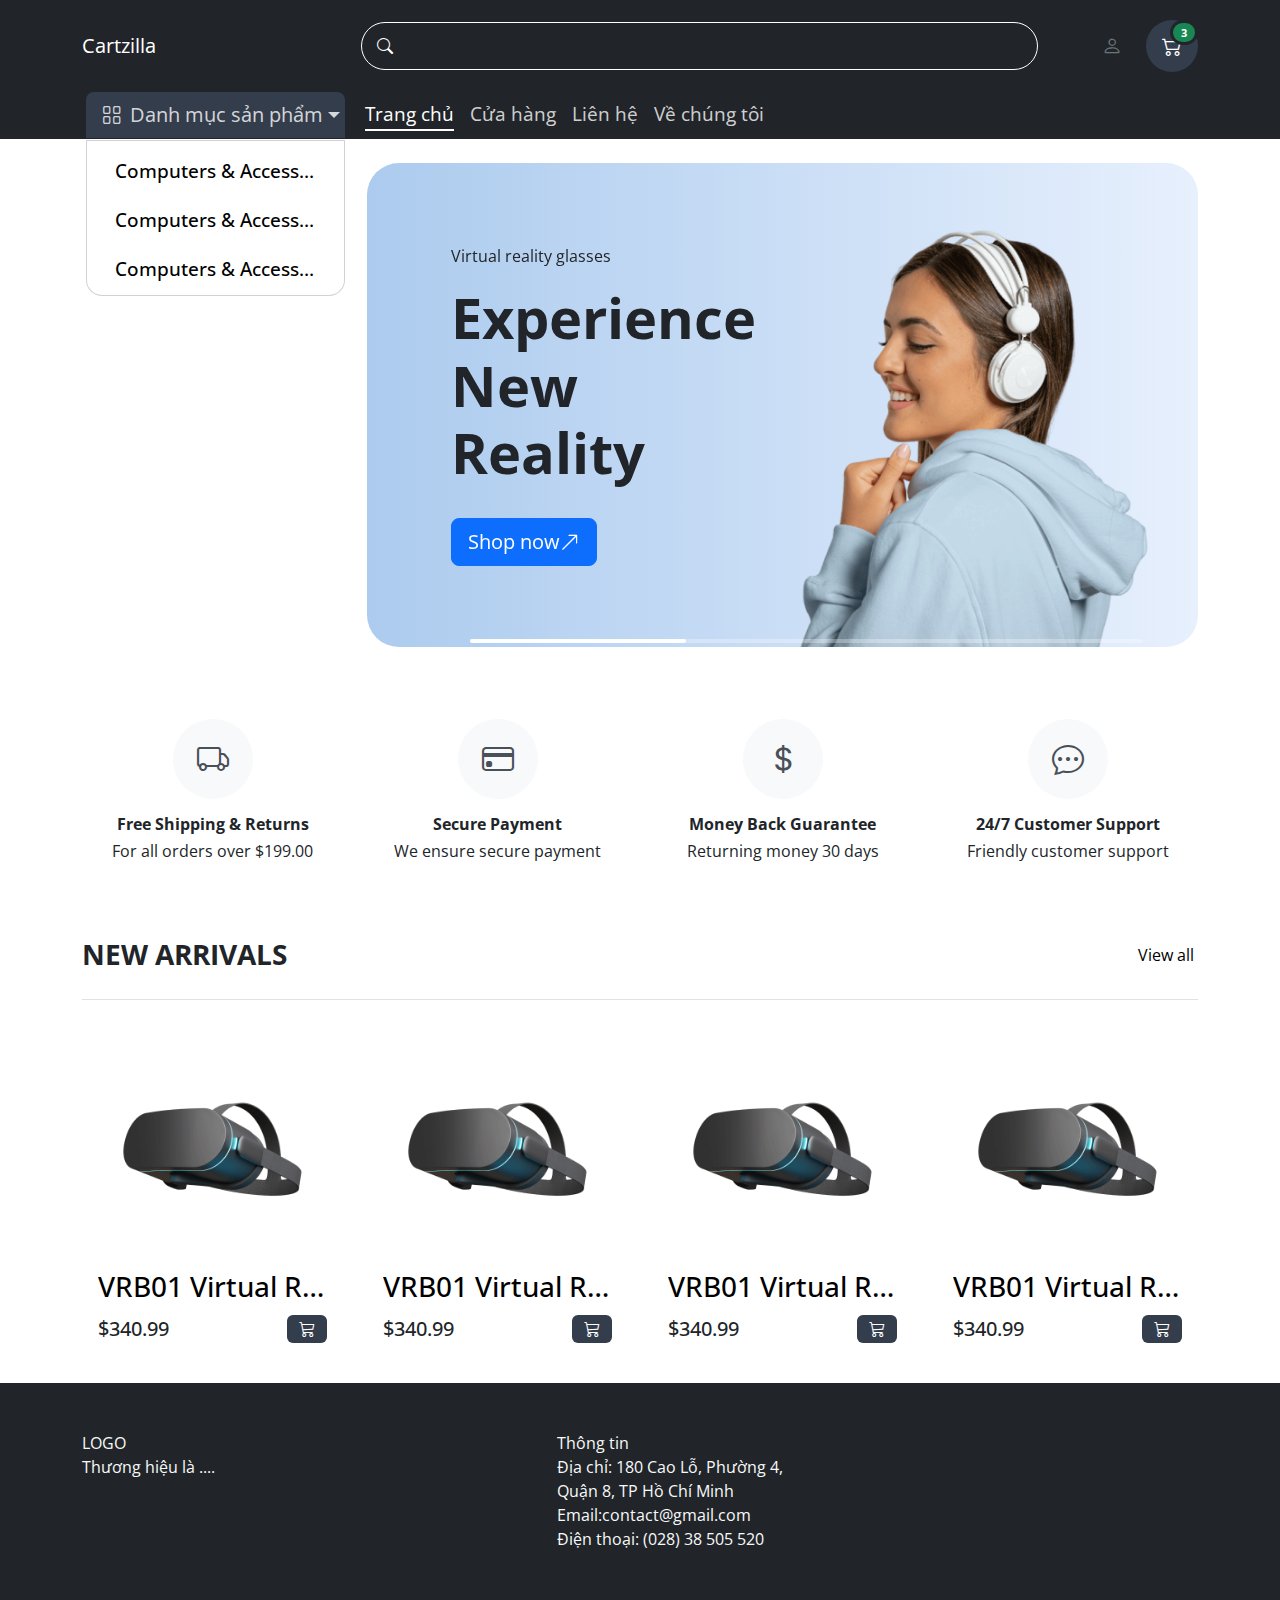
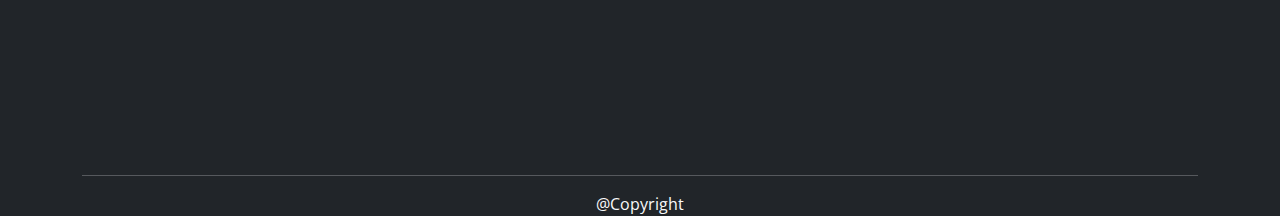
<file: index.html>
<!DOCTYPE html>
<html lang="en">
  <head>
    <meta charset="UTF-8" />
    <meta name="viewport" content="width=device-width, initial-scale=1.0" />
    <title>Home</title>
    <link
      href="https://cdn.jsdelivr.net/npm/bootstrap@5.2.3/dist/css/bootstrap.min.css"
      rel="stylesheet"
    />
    <link
      rel="stylesheet"
      href="https://cdn.jsdelivr.net/npm/bootstrap-icons@1.11.3/font/bootstrap-icons.min.css"
    />
    <link
      href="https://cdn.materialdesignicons.com/5.4.55/css/materialdesignicons.min.css"
      rel="stylesheet"
    />
    <link
      rel="stylesheet"
      href="https://cdn.jsdelivr.net/npm/swiper@11/swiper-bundle.min.css"
    />
    <link rel="stylesheet" href="./assets/css/styles.css" />
  </head>
  <body>
    <!-- Shopping cart offcanvas -->
    <div
      class="offcanvas offcanvas-end pb-sm-2 px-sm-2"
      id="shoppingCart"
      tabindex="-1"
      aria-labelledby="shoppingCartLabel"
      style="width: 500px"
      aria-modal="false"
      role="dialog"
    >
      <!-- Header -->
      <div class="offcanvas-header flex-column align-items-start py-3 pt-lg-4">
        <div
          class="d-flex align-items-center justify-content-between w-100 mb-3 mb-lg-4"
        >
          <h4 class="offcanvas-title" id="shoppingCartLabel">Shopping cart</h4>
          <button
            type="button"
            class="btn-close"
            data-bs-dismiss="offcanvas"
            aria-label="Close"
          ></button>
        </div>
      </div>

      <!-- Items -->
      <div class="offcanvas-body d-flex flex-column gap-4 pt-2">
        <!-- Item -->
        <div class="d-flex align-items-center">
          <a class="flex-shrink-0" href="shop-product-general-electronics.html">
            <img
              src="./assets/images/products/product-1.png"
              width="110"
              alt="iPhone 14"
            />
          </a>
          <div class="w-100 min-w-0 ps-2 ps-sm-3">
            <h5 class="d-flex animate-underline mb-2">
              <a
                class="d-block fs-sm fw-medium text-truncate animate-target"
                href="shop-product-general-electronics.html"
                >Apple iPhone 14 128GB White</a
              >
            </h5>
            <div class="h6 pb-1 mb-2">$899.00</div>
            <div class="d-flex align-items-center justify-content-between">
              <div class="count-input rounded-2">
                <button
                  type="button"
                  class="btn btn-icon btn-sm"
                  data-decrement=""
                  aria-label="Decrement quantity"
                >
                  <i class="bi bi-dash"></i>
                </button>
                <input
                  type="number"
                  class="form-control form-control-sm"
                  value="1"
                  readonly=""
                />
                <button
                  type="button"
                  class="btn btn-icon btn-sm"
                  data-increment=""
                  aria-label="Increment quantity"
                >
                  <i class="bi bi-plus"></i>
                </button>
              </div>
              <button
                type="button"
                class="btn-close fs-sm"
                data-bs-toggle="tooltip"
                data-bs-custom-class="tooltip-sm"
                data-bs-title="Remove"
                aria-label="Remove from cart"
              ></button>
            </div>
          </div>
        </div>

        <!-- Item -->
        <div class="d-flex align-items-center">
          <a
            class="position-relative flex-shrink-0"
            href="shop-product-general-electronics.html"
          >
            <img
              src="./assets/images/products/product-1.png"
              width="110"
              alt="iPad Pro"
            />
          </a>
          <div class="w-100 min-w-0 ps-2 ps-sm-3">
            <h5 class="d-flex animate-underline mb-2">
              <a
                class="d-block fs-sm fw-medium text-truncate animate-target"
                href="shop-product-general-electronics.html"
                >Tablet Apple iPad Pro M2</a
              >
            </h5>
            <div class="h6 pb-1 mb-2">$989.00</div>
            <div class="d-flex align-items-center justify-content-between">
              <div class="count-input rounded-2">
                <button
                  type="button"
                  class="btn btn-icon btn-sm"
                  data-decrement=""
                  aria-label="Decrement quantity"
                >
                  <i class="bi bi-dash"></i>
                </button>
                <input
                  type="number"
                  class="form-control form-control-sm"
                  value="1"
                  readonly=""
                />
                <button
                  type="button"
                  class="btn btn-icon btn-sm"
                  data-increment=""
                  aria-label="Increment quantity"
                >
                  <i class="bi bi-plus"></i>
                </button>
              </div>
              <button
                type="button"
                class="btn-close fs-sm"
                data-bs-toggle="tooltip"
                data-bs-custom-class="tooltip-sm"
                data-bs-title="Remove"
                aria-label="Remove from cart"
              ></button>
            </div>
          </div>
        </div>

        <!-- Item -->
        <div class="d-flex align-items-center">
          <a class="flex-shrink-0" href="shop-product-general-electronics.html">
            <img
              src="./assets/images/products/product-1.png"
              width="110"
              alt="Smart Watch"
            />
          </a>
          <div class="w-100 min-w-0 ps-2 ps-sm-3">
            <h5 class="d-flex animate-underline mb-2">
              <a
                class="d-block fs-sm fw-medium text-truncate animate-target"
                href="shop-product-general-electronics.html"
                >Smart Watch Series 7, White</a
              >
            </h5>
            <div class="h6 pb-1 mb-2">$429.00</div>
            <div class="d-flex align-items-center justify-content-between">
              <div class="count-input rounded-2">
                <button
                  type="button"
                  class="btn btn-icon btn-sm"
                  data-decrement=""
                  aria-label="Decrement quantity"
                >
                  <i class="bi bi-dash"></i>
                </button>
                <input
                  type="number"
                  class="form-control form-control-sm"
                  value="1"
                  readonly=""
                />
                <button
                  type="button"
                  class="btn btn-icon btn-sm"
                  data-increment=""
                  aria-label="Increment quantity"
                >
                  <i class="bi bi-plus"></i>
                </button>
              </div>
              <button
                type="button"
                class="btn-close fs-sm"
                data-bs-toggle="tooltip"
                data-bs-custom-class="tooltip-sm"
                data-bs-title="Remove"
                aria-label="Remove from cart"
              ></button>
            </div>
          </div>
        </div>
      </div>

      <!-- Footer -->
      <div class="offcanvas-header flex-column align-items-start">
        <div
          class="d-flex align-items-center justify-content-between w-100 mb-3 mb-md-4"
        >
          <span class="text-light-emphasis">Subtotal:</span>
          <span class="h6 mb-0">$2,317.00</span>
        </div>
        <div class="d-flex w-100 gap-3">
          <a class="btn btn-lg btn-secondary w-100" href="cart-detail.html"
            >View cart</a
          >
          <a
            class="btn btn-lg btn-primary w-100"
            href="checkout-v1-delivery-1.html"
            >Checkout</a
          >
        </div>
      </div>
    </div>
    <!-- Navigation bar (Page header) -->
    <header
      class="navbar navbar-expand-lg navbar-dark bg-dark d-block z-fixed z-3 p-0 header-top user-select-none"
    >
      <div class="container d-block py-1 py-lg-3 bg-dark">
        <div class="navbar-stuck-hide pt-1"></div>
        <div class="row flex-wrap align-items-center g-0">
          <div class="col col-lg-3 d-flex align-items-center">
            <button
              type="button"
              class="navbar-toggler me-2 me-lg-0"
              data-bs-toggle="offcanvas"
              data-bs-target="#navbarNav"
              aria-controls="navbarNav"
              aria-label="Toggle navigation"
            >
              <i class="bi bi-list"></i>
            </button>
            <a href="index.html" class="navbar-brand me-0"> Cartzilla </a>
          </div>
          <div
            class="col col-lg-9 d-flex align-items-center justify-content-end"
          >
            <!-- Search visible on screens > 991px wide (lg breakpoint) -->
            <div
              class="position-relative flex-fill d-none d-lg-block pe-4 pe-xl-5"
            >
              <i
                class="bi bi-search position-absolute top-50 translate-middle-y d-flex fs-lg text-white ms-3"
              ></i>
              <input
                type="search"
                class="form-control form-control-lg form-icon-start border-white rounded-pill"
                placeholder="Search the products"
              />
            </div>
            <div class="d-flex align-items-center">
              <!-- Navbar stuck nav toggler -->
              <button
                type="button"
                class="navbar-toggler d-none navbar-stuck-show me-3"
                data-bs-toggle="collapse"
                data-bs-target="#stuckNav"
                aria-controls="stuckNav"
                aria-expanded="false"
                aria-label="Toggle navigation in navbar stuck state"
              >
                <span class="navbar-toggler-icon"></span>
              </button>

              <!-- Search toggle button visible on screens < 992px wide (lg breakpoint) -->
              <button
                type="button"
                class="btn btn-icon btn-lg fs-xl btn-outline-secondary border-0 rounded-circle animate-shake d-lg-none p-3"
                data-bs-toggle="collapse"
                data-bs-target="#searchBar"
                aria-expanded="false"
                aria-controls="searchBar"
                aria-label="Toggle search bar"
              >
                <i class="bi bi-search"></i>
              </button>

              <!-- Account button visible on screens > 768px wide (md breakpoint) -->
              <a
                class="btn btn-icon btn-lg fs-lg btn-outline-secondary border-0 rounded-circle animate-shake d-none d-md-inline-flex"
                href="account-signin.html"
              >
                <i class="bi bi-person"></i>
                <span class="visually-hidden">Account</span>
              </a>

              <!-- Cart button -->
              <button
                type="button"
                class="btn btn-icon btn-lg btn-secondary position-relative rounded-circle ms-2 p-3"
                data-bs-toggle="offcanvas"
                data-bs-target="#shoppingCart"
                aria-controls="shoppingCart"
                aria-label="Shopping cart"
              >
                <span
                  class="position-absolute top-0 ms-2 badge text-bg-success border border-3 border-dark rounded-pill px-2 py-1"
                  style="font-size: 0.7rem"
                  >3</span
                >
                <span
                  class="top-0 start-0 d-flex align-items-center justify-content-center w-100 h-100 rounded-circle animate-slide-end fs-lg"
                >
                  <i class="bi bi-cart2"></i>
                </span>
              </button>
            </div>
          </div>
        </div>
        <div class="navbar-stuck-hide pb-1"></div>
      </div>
      <div
        class="position-absolute top-100 z-2 w-100 bg-dark d-lg-none collapse"
        id="searchBar"
      >
        <div class="container position-relative my-3">
          <i
            class="bi bi-search position-absolute top-50 translate-middle-y d-flex fs-lg text-white ms-3"
          ></i>
          <input
            type="search"
            class="form-control form-icon-start border-white rounded-pill"
            placeholder="Search the products"
            data-autofocus="collapse"
          />
        </div>
      </div>
      <div class="collapse navbar-stuck-hide" id="stuckNav">
        <nav
          class="offcanvas offcanvas-start"
          id="navbarNav"
          tabindex="-1"
          aria-labelledby="navbarNavLabel"
          style="width: 350px"
        >
          <div class="offcanvas-header py-3">
            <h5 class="offcanvas-title" id="navbarNavLabel">Menu</h5>
            <button
              type="button"
              class="btn-close"
              data-bs-dismiss="offcanvas"
              aria-label="Close"
            ></button>
          </div>
          <div class="offcanvas-body py-3 py-lg-0">
            <div class="container px-0 px-lg-3">
              <div class="row">
                <!-- Categories mega menu -->
                <div class="col-lg-3">
                  <div class="navbar-nav">
                    <div class="dropdown w-100">
                      <!-- Buttton visible on screens > 991px wide (lg breakpoint) -->
                      <div
                        class="cursor-pointer d-none d-lg-block show"
                        data-bs-toggle="dropdown"
                        data-bs-trigger="hover"
                        aria-expanded="true"
                      >
                        <button
                          type="button"
                          class="btn btn-lg btn-secondary dropdown-toggle w-100 rounded-bottom-0 justify-content-start pe-none"
                        >
                          <i class="bi bi-grid"></i>
                          <span class="ms-2 me-auto">Danh mục sản phẩm</span>
                        </button>
                      </div>

                      <!-- Buttton visible on screens < 992px wide (lg breakpoint) -->
                      <button
                        type="button"
                        class="btn btn-lg btn-secondary dropdown-toggle w-100 justify-content-start d-lg-none mb-2"
                        data-bs-toggle="dropdown"
                        data-bs-auto-close="outside"
                      >
                        <i class="bi bi-grid"></i>
                        <span class="ms-2 me-auto">Danh mục sản phẩm</span>
                      </button>

                      <!-- Mega menu -->
                      <ul
                        class="dropdown-menu dropdown-menu-static w-100 rounded-top-0 rounded-bottom-4 py-1 p-lg-1 show"
                        data-bs-popper="static"
                      >
                        <li class="d-lg-none pt-2">
                          <a
                            class="dropdown-item fw-medium"
                            href="shop-categories-electronics.html"
                          >
                            All Categories
                          </a>
                        </li>
                        <li class="dropend position-static">
                          <div
                            class="position-relative rounded pt-2 pb-1 px-lg-2"
                            data-bs-toggle="dropdown"
                            data-bs-trigger="hover"
                          >
                            <a
                              class="dropdown-item fw-medium stretched-link d-none d-lg-flex"
                              href="shop-catalog-electronics.html"
                            >
                              <span class="text-truncate"
                                >Computers &amp; Accessories</span
                              >
                            </a>
                            <div
                              class="dropdown-item fw-medium text-wrap stretched-link d-lg-none"
                            >
                              Computers &amp; Accessories
                            </div>
                          </div>
                        </li>
                        <li class="dropend position-static">
                          <div
                            class="position-relative rounded pt-2 pb-1 px-lg-2"
                            data-bs-toggle="dropdown"
                            data-bs-trigger="hover"
                          >
                            <a
                              class="dropdown-item fw-medium stretched-link d-none d-lg-flex"
                              href="shop-catalog-electronics.html"
                            >
                              <span class="text-truncate"
                                >Computers &amp; Accessories</span
                              >
                            </a>
                            <div
                              class="dropdown-item fw-medium text-wrap stretched-link d-lg-none"
                            >
                              Computers &amp; Accessories
                            </div>
                          </div>
                        </li>
                        <li class="dropend position-static">
                          <div
                            class="position-relative rounded pt-2 pb-1 px-lg-2"
                            data-bs-toggle="dropdown"
                            data-bs-trigger="hover"
                          >
                            <a
                              class="dropdown-item fw-medium stretched-link d-none d-lg-flex"
                              href="shop-catalog-electronics.html"
                            >
                              <span class="text-truncate"
                                >Computers &amp; Accessories</span
                              >
                            </a>
                            <div
                              class="dropdown-item fw-medium text-wrap stretched-link d-lg-none"
                            >
                              Computers &amp; Accessories
                            </div>
                          </div>
                        </li>
                      </ul>
                    </div>
                  </div>
                </div>

                <!-- Navbar nav -->
                <div class="col-lg-9 d-lg-flex pt-3 pt-lg-0 ps-lg-0">
                  <ul class="navbar-nav position-relative">
                    <li class="nav-item dropdown me-lg-n1 me-xl-0">
                      <a class="nav-link active" href="#">Trang chủ</a>
                    </li>
                    <li
                      class="nav-item dropdown position-static me-lg-n1 me-xl-0"
                    >
                      <a class="nav-link" href="shop.html">Cửa hàng</a>
                    </li>
                    <li class="nav-item dropdown me-lg-n1 me-xl-0">
                      <a class="nav-link" href="contact.html">Liên hệ</a>
                    </li>
                    <li class="nav-item dropdown me-lg-n1 me-xl-0">
                      <a class="nav-link" href="about.html">Về chúng tôi</a>
                    </li>
                  </ul>
                </div>
              </div>
            </div>
          </div>
          <div class="offcanvas-header border-top px-0 py-3 mt-3 d-md-none">
            <div class="nav nav-justified w-100">
              <a class="nav-link border-end" href="account-signin.html">
                <i class="bi bi-person"></i>
                Đăng nhập
              </a>
              <a class="nav-link" href="account-wishlist.html">
                <i class="bi bi-person-add"></i>
                Đăng kí
              </a>
            </div>
          </div>
        </nav>
      </div>
    </header>
    <main class="content-wrapper">
      <div class="banner">
        <div class="container pt-4">
          <div class="row">
            <div class="col-lg-9 offset-lg-3">
              <div class="position-relative">
                <span
                  class="position-absolute top-0 start-0 w-100 h-100 rounded-5 d-none-dark rtl-flip"
                  style="
                    background: linear-gradient(
                      90deg,
                      #accbee 0%,
                      #e7f0fd 100%
                    );
                  "
                ></span>
                <span
                  class="position-absolute top-0 start-0 w-100 h-100 rounded-5 d-none d-block-dark rtl-flip"
                  style="
                    background: linear-gradient(
                      90deg,
                      #1b273a 0%,
                      #1f2632 100%
                    );
                  "
                ></span>
                <div class="row justify-content-center position-relative z-2">
                  <div
                    class="col-xl-12 col-xxl-12 d-flex align-items-center mt-xl-n3"
                  >
                    <div
                      class="swiper px-5 pe-xl-0 ps-xxl-0 me-xl-n5 h-100 w-100"
                    >
                      <div class="swiper-wrapper">
                        <!-- Slides -->
                        <div
                          class="swiper-slide text-center text-xl-start pt-lg-0 pt-5"
                        >
                          <div
                            class="row justify-content-center align-items-center position-relative z-2"
                          >
                            <div class="col-lg-5 col-12 ps-xl-5 banner-content">
                              <p class="text-body">Virtual reality glasses</p>
                              <h2 class="display-4 pb-2 pb-xl-4">
                                Experience New Reality
                              </h2>
                              <a
                                class="btn btn-lg btn-primary"
                                href="shop-catalog-electronics.html"
                              >
                                Shop now
                                <i class="bi bi-arrow-up-right"></i>
                              </a>
                            </div>
                            <div class="col-lg-7 col-12 banner-image">
                              <img src="./assets/images/Slider/01.png" alt="" />
                            </div>
                          </div>
                        </div>
                        <div
                          class="swiper-slide text-center text-xl-start pt-lg-0 pt-5"
                        >
                          <div
                            class="row justify-content-center align-items-center position-relative z-2"
                          >
                            <div class="col-lg-5 col-12 ps-xl-5 banner-content">
                              <p class="text-body">Virtual reality glasses</p>
                              <h2 class="display-4 pb-2 pb-xl-4">
                                Experience New Reality
                              </h2>
                              <a
                                class="btn btn-lg btn-primary"
                                href="shop-catalog-electronics.html"
                              >
                                Shop now
                                <i class="bi bi-arrow-up-right"></i>
                              </a>
                            </div>
                            <div class="col-lg-7 col-12 banner-image">
                              <img src="./assets/images/Slider/02.png" alt="" />
                            </div>
                          </div>
                        </div>
                        <div
                          class="swiper-slide text-center text-xl-start pt-lg-0 pt-5"
                        >
                          <div
                            class="row justify-content-center align-items-center position-relative z-2"
                          >
                            <div class="col-lg-5 col-12 ps-xl-5 banner-content">
                              <p class="text-body">Virtual reality glasses</p>
                              <h2 class="display-4 pb-2 pb-xl-4">
                                Experience New Reality
                              </h2>
                              <a
                                class="btn btn-lg btn-primary"
                                href="shop-catalog-electronics.html"
                              >
                                Shop now
                                <i class="bi bi-arrow-up-right"></i>
                              </a>
                            </div>
                            <div class="col-lg-7 col-12 banner-image">
                              <img src="./assets/images/Slider/03.png" alt="" />
                            </div>
                          </div>
                        </div>
                      </div>

                      <!-- If we need scrollbar -->
                      <div class="row justify-content-center">
                        <div class="col-xxl-10">
                          <div class="position-relative mx-5 mx-xxl-0">
                            <div class="swiper-scrollbar"></div>
                          </div>
                        </div>
                      </div>
                    </div>
                  </div>
                </div>
              </div>
            </div>
          </div>
        </div>
      </div>
      <div class="feature-style">
        <div class="container pt-5 mt-1 mt-sm-3 mt-lg-4">
          <div class="row row-cols-2 row-cols-md-4 g-4">
            <!-- Item -->
            <div class="col">
              <div class="d-flex flex-column flex-xxl-row align-items-center">
                <div
                  class="d-flex text-dark-emphasis bg-body-tertiary rounded-circle p-4 mb-3 mb-xxl-0"
                >
                  <i class="bi bi-truck"></i>
                </div>
                <div class="text-center text-xxl-start ps-xxl-3">
                  <h3 class="h6 mb-1">Free Shipping &amp; Returns</h3>
                  <p class="fs-sm mb-0">For all orders over $199.00</p>
                </div>
              </div>
            </div>

            <!-- Item -->
            <div class="col">
              <div class="d-flex flex-column flex-xxl-row align-items-center">
                <div
                  class="d-flex text-dark-emphasis bg-body-tertiary rounded-circle p-4 mb-3 mb-xxl-0"
                >
                  <i class="bi bi-credit-card"></i>
                </div>
                <div class="text-center text-xxl-start ps-xxl-3">
                  <h3 class="h6 mb-1">Secure Payment</h3>
                  <p class="fs-sm mb-0">We ensure secure payment</p>
                </div>
              </div>
            </div>

            <!-- Item -->
            <div class="col">
              <div class="d-flex flex-column flex-xxl-row align-items-center">
                <div
                  class="d-flex text-dark-emphasis bg-body-tertiary rounded-circle p-4 mb-3 mb-xxl-0"
                >
                  <i class="bi bi-currency-dollar"></i>
                </div>
                <div class="text-center text-xxl-start ps-xxl-3">
                  <h3 class="h6 mb-1">Money Back Guarantee</h3>
                  <p class="fs-sm mb-0">Returning money 30 days</p>
                </div>
              </div>
            </div>

            <!-- Item -->
            <div class="col">
              <div class="d-flex flex-column flex-xxl-row align-items-center">
                <div
                  class="d-flex text-dark-emphasis bg-body-tertiary rounded-circle p-4 mb-3 mb-xxl-0"
                >
                  <i class="bi bi-chat-dots"></i>
                </div>
                <div class="text-center text-xxl-start ps-xxl-3">
                  <h3 class="h6 mb-1">24/7 Customer Support</h3>
                  <p class="fs-sm mb-0">Friendly customer support</p>
                </div>
              </div>
            </div>
          </div>
        </div>
      </div>
      <div class="new-arrivals">
        <section class="container pt-5 mt-2 mt-sm-3 mt-lg-4">
          <!-- Heading -->
          <div
            class="d-flex align-items-center justify-content-between border-bottom pb-3 pb-md-4"
          >
            <h2 class="h3 mb-0">NEW ARRIVALS</h2>
            <div class="nav ms-3">
              <a
                class="nav-link animate-underline px-0 py-2"
                href="shop-catalog-electronics.html"
              >
                <span class="animate-target">View all</span>
                <i class="ci-chevron-right fs-base ms-1"></i>
              </a>
            </div>
          </div>

          <!-- Product grid -->
          <div class="row row-cols-2 row-cols-md-3 row-cols-lg-4 g-4 pt-4">
            <!-- Item -->
            <div class="col">
              <div
                class="product-card animate-underline hover-effect-opacity bg-body rounded"
              >
                <div class="position-relative">
                  <a
                    class="d-block rounded-top overflow-hidden p-3 p-sm-4"
                    href="shop-product-general-electronics.html"
                  >
                    <div class="product-card-image">
                      <img
                        src="./assets/images/products/product-1.png"
                        alt="VR Glasses"
                      />
                    </div>
                  </a>
                </div>
                <div class="w-100 min-w-0 px-1 pb-2 px-sm-3 pb-sm-3">
                  <h3 class="pb-1 mb-2">
                    <a
                      class="d-block fs-sm fw-medium text-truncate"
                      href="shop-product-general-electronics.html"
                    >
                      <span class="animate-target"
                        >VRB01 Virtual Reality Glasses</span
                      >
                    </a>
                  </h3>
                  <div
                    class="d-flex align-items-center justify-content-between"
                  >
                    <div class="h5 lh-1 mb-0">$340.99</div>
                    <button
                      type="button"
                      class="product-card-button btn btn-icon btn-secondary animate-slide-end ms-2"
                      aria-label="Add to Cart"
                    >
                      <i class="bi bi-cart3"></i>
                    </button>
                  </div>
                </div>
              </div>
            </div>
            <!-- Item -->
            <div class="col">
              <div
                class="product-card animate-underline hover-effect-opacity bg-body rounded"
              >
                <div class="position-relative">
                  <a
                    class="d-block rounded-top overflow-hidden p-3 p-sm-4"
                    href="shop-product-general-electronics.html"
                  >
                    <div class="product-card-image">
                      <img
                        src="./assets/images/products/product-1.png"
                        alt="VR Glasses"
                      />
                    </div>
                  </a>
                </div>
                <div class="w-100 min-w-0 px-1 pb-2 px-sm-3 pb-sm-3">
                  <h3 class="pb-1 mb-2">
                    <a
                      class="d-block fs-sm fw-medium text-truncate"
                      href="shop-product-general-electronics.html"
                    >
                      <span class="animate-target"
                        >VRB01 Virtual Reality Glasses</span
                      >
                    </a>
                  </h3>
                  <div
                    class="d-flex align-items-center justify-content-between"
                  >
                    <div class="h5 lh-1 mb-0">$340.99</div>
                    <button
                      type="button"
                      class="product-card-button btn btn-icon btn-secondary animate-slide-end ms-2"
                      aria-label="Add to Cart"
                    >
                      <i class="bi bi-cart3"></i>
                    </button>
                  </div>
                </div>
              </div>
            </div>
            <!-- Item -->
            <div class="col">
              <div
                class="product-card animate-underline hover-effect-opacity bg-body rounded"
              >
                <div class="position-relative">
                  <a
                    class="d-block rounded-top overflow-hidden p-3 p-sm-4"
                    href="shop-product-general-electronics.html"
                  >
                    <div class="product-card-image">
                      <img
                        src="./assets/images/products/product-1.png"
                        alt="VR Glasses"
                      />
                    </div>
                  </a>
                </div>
                <div class="w-100 min-w-0 px-1 pb-2 px-sm-3 pb-sm-3">
                  <h3 class="pb-1 mb-2">
                    <a
                      class="d-block fs-sm fw-medium text-truncate"
                      href="shop-product-general-electronics.html"
                    >
                      <span class="animate-target"
                        >VRB01 Virtual Reality Glasses</span
                      >
                    </a>
                  </h3>
                  <div
                    class="d-flex align-items-center justify-content-between"
                  >
                    <div class="h5 lh-1 mb-0">$340.99</div>
                    <button
                      type="button"
                      class="product-card-button btn btn-icon btn-secondary animate-slide-end ms-2"
                      aria-label="Add to Cart"
                    >
                      <i class="bi bi-cart3"></i>
                    </button>
                  </div>
                </div>
              </div>
            </div>
            <!-- Item -->
            <div class="col">
              <div
                class="product-card animate-underline hover-effect-opacity bg-body rounded"
              >
                <div class="position-relative">
                  <a
                    class="d-block rounded-top overflow-hidden p-3 p-sm-4"
                    href="shop-product-general-electronics.html"
                  >
                    <div class="product-card-image">
                      <img
                        src="./assets/images/products/product-1.png"
                        alt="VR Glasses"
                      />
                    </div>
                  </a>
                </div>
                <div class="w-100 min-w-0 px-1 pb-2 px-sm-3 pb-sm-3">
                  <h3 class="pb-1 mb-2">
                    <a
                      class="d-block fs-sm fw-medium text-truncate"
                      href="shop-product-general-electronics.html"
                    >
                      <span class="animate-target"
                        >VRB01 Virtual Reality Glasses</span
                      >
                    </a>
                  </h3>
                  <div
                    class="d-flex align-items-center justify-content-between"
                  >
                    <div class="h5 lh-1 mb-0">$340.99</div>
                    <button
                      type="button"
                      class="product-card-button btn btn-icon btn-secondary animate-slide-end ms-2"
                      aria-label="Add to Cart"
                    >
                      <i class="bi bi-cart3"></i>
                    </button>
                  </div>
                </div>
              </div>
            </div>
          </div>
        </section>
      </div>
    </main>
    <footer class="footer bg-dark text-light">
      <div class="footer-top">
        <div class="container pt-5 mt-1 mt-sm-3 mt-lg-4">
          <div class="row">
            <div class="col-lg-5 col-md-12 col-sm-12 col-12">
              <div class="footer-single-widget">
                <div class="widget-title">
                  <div class="footer-logo">
                    <a class="text-light" href="#"> LOGO </a>
                  </div>
                </div>
                <div class="widget-body">Thương hiệu là ....</div>
              </div>
            </div>
            <div class="col-lg-3 col-md-12 col-sm-12 col-12">
              <div class="footer-single-widget">
                <div class="widget-title">Thông tin</div>
                <div class="widget-body">
                  <div class="footer-useful-link">
                    <ul class="contact-list">
                      <li class="contact-item">
                        Địa chỉ: 180 Cao Lỗ, Phường 4, Quận 8, TP Hồ Chí Minh
                      </li>
                      <li class="contact-item">Email:contact@gmail.com</li>
                      <li class="contact-item">Điện thoại: (028) 38 505 520</li>
                    </ul>
                  </div>
                </div>
              </div>
            </div>
            <div class="col-lg-4 col-md-12 col-sm-12 col-12">
              <iframe
                src="https://www.google.com/maps/embed?pb=!1m18!1m12!1m3!1d6592.4985499755685!2d106.6789931371774!3d10.74041089759156!2m3!1f0!2f0!3f0!3m2!1i1024!2i768!4f13.1!3m3!1m2!1s0x31752f62a90e5dbd%3A0x674d5126513db295!2zVHLGsOG7nW5nIMSQ4bqhaSBo4buNYyBDw7RuZyBuZ2jhu4cgU8OgaSBHw7Ju!5e0!3m2!1svi!2s!4v1714125058390!5m2!1svi!2s"
                width="100%"
                height="250"
                style="border: 0"
                allowfullscreen=""
                loading="lazy"
                referrerpolicy="no-referrer-when-downgrade"
              ></iframe>
            </div>
          </div>
        </div>
      </div>
      <div class="footer-bottom">
        <div class="container pt-5 mt-1 mt-sm-3 mt-lg-4">
          <div class="row">
            <div class="col-12">
              <hr />
              <div class="footer-copyright text-center">@Copyright</div>
            </div>
          </div>
        </div>
      </div>
      <div class="back-to-top"><i class="bi bi-arrow-up"></i></div>
    </footer>
    <script
      src="https://cdnjs.cloudflare.com/ajax/libs/jquery/3.7.1/jquery.min.js"
      integrity="sha512-v2CJ7UaYy4JwqLDIrZUI/4hqeoQieOmAZNXBeQyjo21dadnwR+8ZaIJVT8EE2iyI61OV8e6M8PP2/4hpQINQ/g=="
      crossorigin="anonymous"
      referrerpolicy="no-referrer"
    ></script>
    <script
      src="https://cdn.jsdelivr.net/npm/@popperjs/core@2.11.6/dist/umd/popper.min.js"
      integrity="sha384-oBqDVmMz9ATKxIep9tiCxS/Z9fNfEXiDAYTujMAeBAsjFuCZSmKbSSUnQlmh/jp3"
      crossorigin="anonymous"
    ></script>
    <script
      src="https://cdn.jsdelivr.net/npm/bootstrap@5.2.3/dist/js/bootstrap.min.js"
      integrity="sha384-cuYeSxntonz0PPNlHhBs68uyIAVpIIOZZ5JqeqvYYIcEL727kskC66kF92t6Xl2V"
      crossorigin="anonymous"
    ></script>
    <script src="https://cdn.jsdelivr.net/npm/swiper@11/swiper-bundle.min.js"></script>
    <script src="./assets/js/main.js"></script>
    <script>
      const swiper = new Swiper('.swiper', {
        // Optional parameters
        direction: 'horizontal',
        loop: true,

        // And if we need scrollbar
        scrollbar: {
          el: '.swiper-scrollbar',
        },
        spaceBetween: 46,
      });
    </script>
  </body>
</html>
</file>
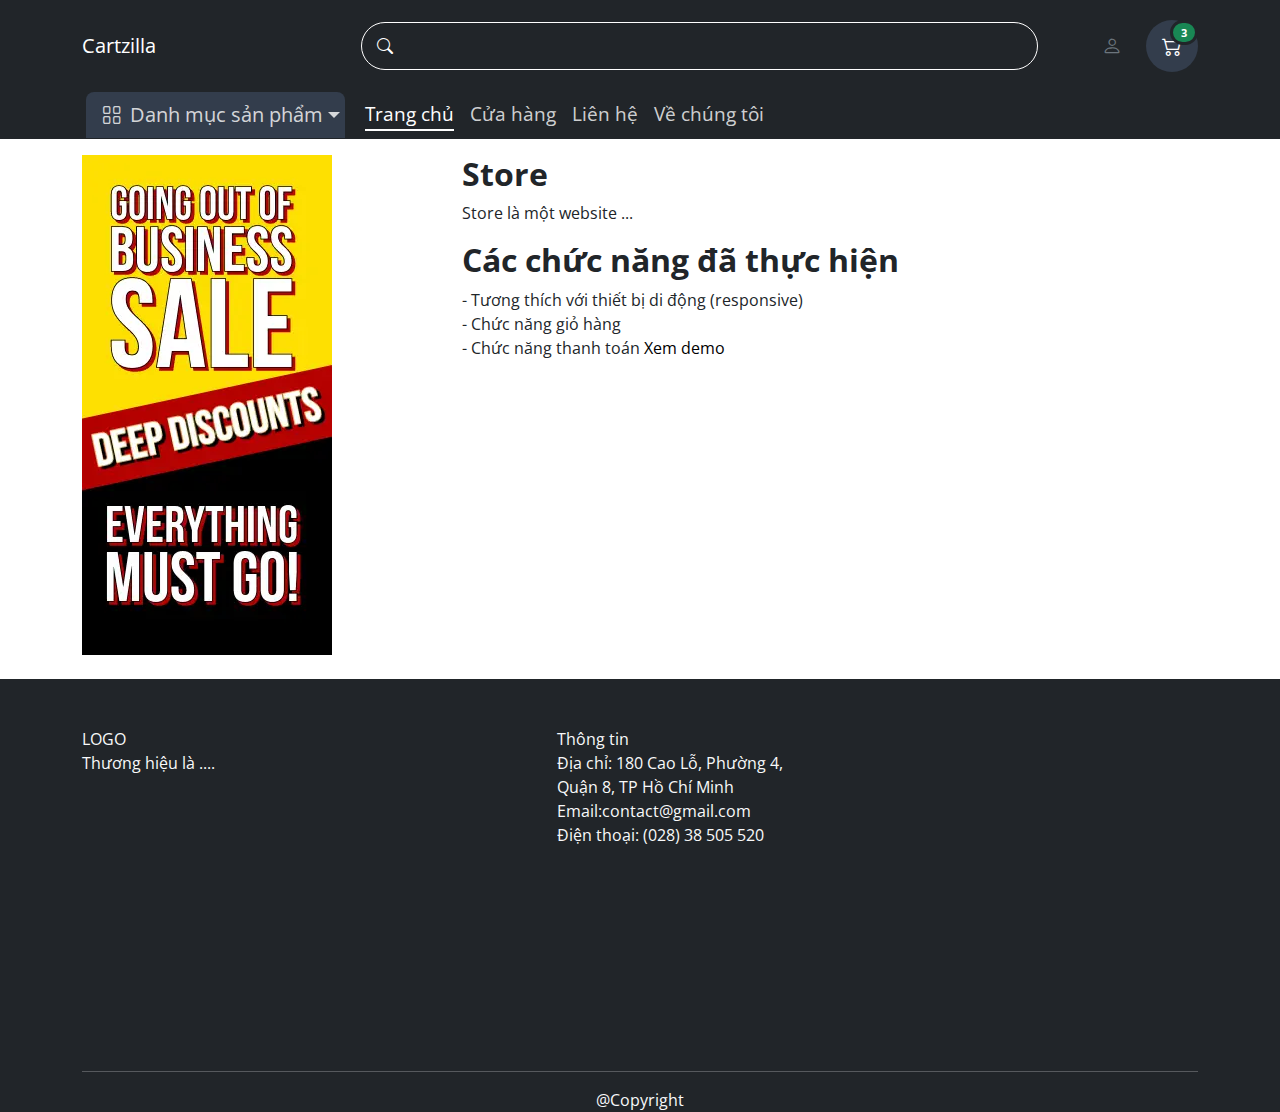
<file: about.html>
<!DOCTYPE html>
<html lang="en">
  <head>
    <meta charset="UTF-8" />
    <meta name="viewport" content="width=device-width, initial-scale=1.0" />
    <title>About</title>
    <link
      href="https://cdn.jsdelivr.net/npm/bootstrap@5.2.3/dist/css/bootstrap.min.css"
      rel="stylesheet"
    />
    <link
      rel="stylesheet"
      href="https://cdn.jsdelivr.net/npm/bootstrap-icons@1.11.3/font/bootstrap-icons.min.css"
    />
    <link
      href="https://cdn.materialdesignicons.com/5.4.55/css/materialdesignicons.min.css"
      rel="stylesheet"
    />
    <link rel="stylesheet" href="./assets/css/styles.css" />
  </head>
  <body>
    <!-- Shopping cart offcanvas -->
    <div
      class="offcanvas offcanvas-end pb-sm-2 px-sm-2"
      id="shoppingCart"
      tabindex="-1"
      aria-labelledby="shoppingCartLabel"
      style="width: 500px"
      aria-modal="false"
      role="dialog"
    >
      <!-- Header -->
      <div class="offcanvas-header flex-column align-items-start py-3 pt-lg-4">
        <div
          class="d-flex align-items-center justify-content-between w-100 mb-3 mb-lg-4"
        >
          <h4 class="offcanvas-title" id="shoppingCartLabel">Shopping cart</h4>
          <button
            type="button"
            class="btn-close"
            data-bs-dismiss="offcanvas"
            aria-label="Close"
          ></button>
        </div>
      </div>

      <!-- Items -->
      <div class="offcanvas-body d-flex flex-column gap-4 pt-2">
        <!-- Item -->
        <div class="d-flex align-items-center">
          <a class="flex-shrink-0" href="shop-product-general-electronics.html">
            <img
              src="./assets/images/products/product-1.png"
              width="110"
              alt="iPhone 14"
            />
          </a>
          <div class="w-100 min-w-0 ps-2 ps-sm-3">
            <h5 class="d-flex animate-underline mb-2">
              <a
                class="d-block fs-sm fw-medium text-truncate animate-target"
                href="shop-product-general-electronics.html"
                >Apple iPhone 14 128GB White</a
              >
            </h5>
            <div class="h6 pb-1 mb-2">$899.00</div>
            <div class="d-flex align-items-center justify-content-between">
              <div class="count-input rounded-2">
                <button
                  type="button"
                  class="btn btn-icon btn-sm"
                  data-decrement=""
                  aria-label="Decrement quantity"
                >
                  <i class="bi bi-dash"></i>
                </button>
                <input
                  type="number"
                  class="form-control form-control-sm"
                  value="1"
                  readonly=""
                />
                <button
                  type="button"
                  class="btn btn-icon btn-sm"
                  data-increment=""
                  aria-label="Increment quantity"
                >
                  <i class="bi bi-plus"></i>
                </button>
              </div>
              <button
                type="button"
                class="btn-close fs-sm"
                data-bs-toggle="tooltip"
                data-bs-custom-class="tooltip-sm"
                data-bs-title="Remove"
                aria-label="Remove from cart"
              ></button>
            </div>
          </div>
        </div>

        <!-- Item -->
        <div class="d-flex align-items-center">
          <a
            class="position-relative flex-shrink-0"
            href="shop-product-general-electronics.html"
          >
            <img
              src="./assets/images/products/product-1.png"
              width="110"
              alt="iPad Pro"
            />
          </a>
          <div class="w-100 min-w-0 ps-2 ps-sm-3">
            <h5 class="d-flex animate-underline mb-2">
              <a
                class="d-block fs-sm fw-medium text-truncate animate-target"
                href="shop-product-general-electronics.html"
                >Tablet Apple iPad Pro M2</a
              >
            </h5>
            <div class="h6 pb-1 mb-2">$989.00</div>
            <div class="d-flex align-items-center justify-content-between">
              <div class="count-input rounded-2">
                <button
                  type="button"
                  class="btn btn-icon btn-sm"
                  data-decrement=""
                  aria-label="Decrement quantity"
                >
                  <i class="bi bi-dash"></i>
                </button>
                <input
                  type="number"
                  class="form-control form-control-sm"
                  value="1"
                  readonly=""
                />
                <button
                  type="button"
                  class="btn btn-icon btn-sm"
                  data-increment=""
                  aria-label="Increment quantity"
                >
                  <i class="bi bi-plus"></i>
                </button>
              </div>
              <button
                type="button"
                class="btn-close fs-sm"
                data-bs-toggle="tooltip"
                data-bs-custom-class="tooltip-sm"
                data-bs-title="Remove"
                aria-label="Remove from cart"
              ></button>
            </div>
          </div>
        </div>

        <!-- Item -->
        <div class="d-flex align-items-center">
          <a class="flex-shrink-0" href="shop-product-general-electronics.html">
            <img
              src="./assets/images/products/product-1.png"
              width="110"
              alt="Smart Watch"
            />
          </a>
          <div class="w-100 min-w-0 ps-2 ps-sm-3">
            <h5 class="d-flex animate-underline mb-2">
              <a
                class="d-block fs-sm fw-medium text-truncate animate-target"
                href="shop-product-general-electronics.html"
                >Smart Watch Series 7, White</a
              >
            </h5>
            <div class="h6 pb-1 mb-2">$429.00</div>
            <div class="d-flex align-items-center justify-content-between">
              <div class="count-input rounded-2">
                <button
                  type="button"
                  class="btn btn-icon btn-sm"
                  data-decrement=""
                  aria-label="Decrement quantity"
                >
                  <i class="bi bi-dash"></i>
                </button>
                <input
                  type="number"
                  class="form-control form-control-sm"
                  value="1"
                  readonly=""
                />
                <button
                  type="button"
                  class="btn btn-icon btn-sm"
                  data-increment=""
                  aria-label="Increment quantity"
                >
                  <i class="bi bi-plus"></i>
                </button>
              </div>
              <button
                type="button"
                class="btn-close fs-sm"
                data-bs-toggle="tooltip"
                data-bs-custom-class="tooltip-sm"
                data-bs-title="Remove"
                aria-label="Remove from cart"
              ></button>
            </div>
          </div>
        </div>
      </div>

      <!-- Footer -->
      <div class="offcanvas-header flex-column align-items-start">
        <div
          class="d-flex align-items-center justify-content-between w-100 mb-3 mb-md-4"
        >
          <span class="text-light-emphasis">Subtotal:</span>
          <span class="h6 mb-0">$2,317.00</span>
        </div>
        <div class="d-flex w-100 gap-3">
          <a class="btn btn-lg btn-secondary w-100" href="cart-detail.html"
            >View cart</a
          >
          <a
            class="btn btn-lg btn-primary w-100"
            href="checkout-v1-delivery-1.html"
            >Checkout</a
          >
        </div>
      </div>
    </div>
    <!-- Navigation bar (Page header) -->
    <header
      class="navbar navbar-expand-lg navbar-dark bg-dark d-block z-fixed z-3 p-0 header-top user-select-none"
    >
      <div class="container d-block py-1 py-lg-3 bg-dark">
        <div class="navbar-stuck-hide pt-1"></div>
        <div class="row flex-wrap align-items-center g-0">
          <div class="col col-lg-3 d-flex align-items-center">
            <button
              type="button"
              class="navbar-toggler me-2 me-lg-0"
              data-bs-toggle="offcanvas"
              data-bs-target="#navbarNav"
              aria-controls="navbarNav"
              aria-label="Toggle navigation"
            >
              <i class="bi bi-list"></i>
            </button>
            <a href="index.html" class="navbar-brand me-0"> Cartzilla </a>
          </div>
          <div
            class="col col-lg-9 d-flex align-items-center justify-content-end"
          >
            <!-- Search visible on screens > 991px wide (lg breakpoint) -->
            <div
              class="position-relative flex-fill d-none d-lg-block pe-4 pe-xl-5"
            >
              <i
                class="bi bi-search position-absolute top-50 translate-middle-y d-flex fs-lg text-white ms-3"
              ></i>
              <input
                type="search"
                class="form-control form-control-lg form-icon-start border-white rounded-pill"
                placeholder="Search the products"
              />
            </div>
            <div class="d-flex align-items-center">
              <!-- Navbar stuck nav toggler -->
              <button
                type="button"
                class="navbar-toggler d-none navbar-stuck-show me-3"
                data-bs-toggle="collapse"
                data-bs-target="#stuckNav"
                aria-controls="stuckNav"
                aria-expanded="false"
                aria-label="Toggle navigation in navbar stuck state"
              >
                <span class="navbar-toggler-icon"></span>
              </button>

              <!-- Search toggle button visible on screens < 992px wide (lg breakpoint) -->
              <button
                type="button"
                class="btn btn-icon btn-lg fs-xl btn-outline-secondary border-0 rounded-circle animate-shake d-lg-none p-3"
                data-bs-toggle="collapse"
                data-bs-target="#searchBar"
                aria-expanded="false"
                aria-controls="searchBar"
                aria-label="Toggle search bar"
              >
                <i class="bi bi-search"></i>
              </button>

              <!-- Account button visible on screens > 768px wide (md breakpoint) -->
              <a
                class="btn btn-icon btn-lg fs-lg btn-outline-secondary border-0 rounded-circle animate-shake d-none d-md-inline-flex"
                href="account-signin.html"
              >
                <i class="bi bi-person"></i>
                <span class="visually-hidden">Account</span>
              </a>

              <!-- Cart button -->
              <button
                type="button"
                class="btn btn-icon btn-lg btn-secondary position-relative rounded-circle ms-2 p-3"
                data-bs-toggle="offcanvas"
                data-bs-target="#shoppingCart"
                aria-controls="shoppingCart"
                aria-label="Shopping cart"
              >
                <span
                  class="position-absolute top-0 ms-2 badge text-bg-success border border-3 border-dark rounded-pill px-2 py-1"
                  style="font-size: 0.7rem"
                  >3</span
                >
                <span
                  class="top-0 start-0 d-flex align-items-center justify-content-center w-100 h-100 rounded-circle animate-slide-end fs-lg"
                >
                  <i class="bi bi-cart2"></i>
                </span>
              </button>
            </div>
          </div>
        </div>
        <div class="navbar-stuck-hide pb-1"></div>
      </div>
      <div
        class="position-absolute top-100 z-2 w-100 bg-dark d-lg-none collapse"
        id="searchBar"
      >
        <div class="container position-relative my-3">
          <i
            class="bi bi-search position-absolute top-50 translate-middle-y d-flex fs-lg text-white ms-3"
          ></i>
          <input
            type="search"
            class="form-control form-icon-start border-white rounded-pill"
            placeholder="Search the products"
            data-autofocus="collapse"
          />
        </div>
      </div>
      <div class="collapse navbar-stuck-hide" id="stuckNav">
        <nav
          class="offcanvas offcanvas-start"
          id="navbarNav"
          tabindex="-1"
          aria-labelledby="navbarNavLabel"
          style="width: 350px"
        >
          <div class="offcanvas-header py-3">
            <h5 class="offcanvas-title" id="navbarNavLabel">Menu</h5>
            <button
              type="button"
              class="btn-close"
              data-bs-dismiss="offcanvas"
              aria-label="Close"
            ></button>
          </div>
          <div class="offcanvas-body py-3 py-lg-0">
            <div class="container px-0 px-lg-3">
              <div class="row">
                <!-- Categories mega menu -->
                <div class="col-lg-3">
                  <div class="navbar-nav">
                    <div class="dropdown w-100">
                      <!-- Buttton visible on screens > 991px wide (lg breakpoint) -->
                      <div
                        class="cursor-pointer d-none d-lg-block show"
                        data-bs-toggle="dropdown"
                        data-bs-trigger="hover"
                        aria-expanded="true"
                      >
                        <button
                          type="button"
                          class="btn btn-lg btn-secondary dropdown-toggle w-100 rounded-bottom-0 justify-content-start pe-none"
                        >
                          <i class="bi bi-grid"></i>
                          <span class="ms-2 me-auto">Danh mục sản phẩm</span>
                        </button>
                      </div>

                      <!-- Buttton visible on screens < 992px wide (lg breakpoint) -->
                      <button
                        type="button"
                        class="btn btn-lg btn-secondary dropdown-toggle w-100 justify-content-start d-lg-none mb-2"
                        data-bs-toggle="dropdown"
                        data-bs-auto-close="outside"
                      >
                        <i class="bi bi-grid"></i>
                        <span class="ms-2 me-auto">Danh mục sản phẩm</span>
                      </button>

                      <!-- Mega menu -->
                      <ul
                        class="dropdown-menu dropdown-menu-static w-100 rounded-top-0 rounded-bottom-4 py-1 p-lg-1"
                      >
                        <li class="d-lg-none pt-2">
                          <a
                            class="dropdown-item fw-medium"
                            href="shop-categories-electronics.html"
                          >
                            All Categories
                          </a>
                        </li>
                        <li class="dropend position-static">
                          <div
                            class="position-relative rounded pt-2 pb-1 px-lg-2"
                            data-bs-toggle="dropdown"
                            data-bs-trigger="hover"
                          >
                            <a
                              class="dropdown-item fw-medium stretched-link d-none d-lg-flex"
                              href="shop-catalog-electronics.html"
                            >
                              <span class="text-truncate"
                                >Computers &amp; Accessories</span
                              >
                            </a>
                            <div
                              class="dropdown-item fw-medium text-wrap stretched-link d-lg-none"
                            >
                              Computers &amp; Accessories
                            </div>
                          </div>
                        </li>
                        <li class="dropend position-static">
                          <div
                            class="position-relative rounded pt-2 pb-1 px-lg-2"
                            data-bs-toggle="dropdown"
                            data-bs-trigger="hover"
                          >
                            <a
                              class="dropdown-item fw-medium stretched-link d-none d-lg-flex"
                              href="shop-catalog-electronics.html"
                            >
                              <span class="text-truncate"
                                >Computers &amp; Accessories</span
                              >
                            </a>
                            <div
                              class="dropdown-item fw-medium text-wrap stretched-link d-lg-none"
                            >
                              Computers &amp; Accessories
                            </div>
                          </div>
                        </li>
                        <li class="dropend position-static">
                          <div
                            class="position-relative rounded pt-2 pb-1 px-lg-2"
                            data-bs-toggle="dropdown"
                            data-bs-trigger="hover"
                          >
                            <a
                              class="dropdown-item fw-medium stretched-link d-none d-lg-flex"
                              href="shop-catalog-electronics.html"
                            >
                              <span class="text-truncate"
                                >Computers &amp; Accessories</span
                              >
                            </a>
                            <div
                              class="dropdown-item fw-medium text-wrap stretched-link d-lg-none"
                            >
                              Computers &amp; Accessories
                            </div>
                          </div>
                        </li>
                      </ul>
                    </div>
                  </div>
                </div>

                <!-- Navbar nav -->
                <div class="col-lg-9 d-lg-flex pt-3 pt-lg-0 ps-lg-0">
                  <ul class="navbar-nav position-relative">
                    <li class="nav-item dropdown me-lg-n1 me-xl-0">
                      <a class="nav-link active" href="#">Trang chủ</a>
                    </li>
                    <li
                      class="nav-item dropdown position-static me-lg-n1 me-xl-0"
                    >
                      <a class="nav-link" href="shop.html">Cửa hàng</a>
                    </li>
                    <li class="nav-item dropdown me-lg-n1 me-xl-0">
                      <a class="nav-link" href="contact.html">Liên hệ</a>
                    </li>
                    <li class="nav-item dropdown me-lg-n1 me-xl-0">
                      <a class="nav-link" href="about.html">Về chúng tôi</a>
                    </li>
                  </ul>
                </div>
              </div>
            </div>
          </div>
          <div class="offcanvas-header border-top px-0 py-3 mt-3 d-md-none">
            <div class="nav nav-justified w-100">
              <a class="nav-link border-end" href="account-signin.html">
                <i class="bi bi-person"></i>
                Đăng nhập
              </a>
              <a class="nav-link" href="account-wishlist.html">
                <i class="bi bi-person-add"></i>
                Đăng kí
              </a>
            </div>
          </div>
        </nav>
      </div>
    </header>
    <main class="content-wrapper">
      <div class="container pt-3">
        <div class="row">
          <div class="col-lg-4 col-12">
            <div class="about-image">
              <img src="./assets/images/about.png" alt="about" />
            </div>
          </div>
          <div class="col-lg-8 col-12">
            <h2 class="text-left">Store</h2>
            <p>Store là một website ...</p>
            <h2 class="text-left">Các chức năng đã thực hiện</h2>
            <ul class="list-feature">
              <li class="feature-item">
                - Tương thích với thiết bị di động (responsive)
              </li>
              <li class="feature-item">- Chức năng giỏ hàng</li>
              <li class="feature-item">
                - Chức năng thanh toán
                <a href="cart-detail.html">Xem demo</a>
              </li>
            </ul>
          </div>
        </div>
      </div>
    </main>
    <footer class="footer bg-dark text-light">
      <div class="footer-top">
        <div class="container pt-5 mt-1 mt-sm-3 mt-lg-4">
          <div class="row">
            <div class="col-lg-5 col-md-12 col-sm-12 col-12">
              <div class="footer-single-widget">
                <div class="widget-title">
                  <div class="footer-logo">
                    <a class="text-light" href="#"> LOGO </a>
                  </div>
                </div>
                <div class="widget-body">Thương hiệu là ....</div>
              </div>
            </div>
            <div class="col-lg-3 col-md-12 col-sm-12 col-12">
              <div class="footer-single-widget">
                <div class="widget-title">Thông tin</div>
                <div class="widget-body">
                  <div class="footer-useful-link">
                    <ul class="contact-list">
                      <li class="contact-item">
                        Địa chỉ: 180 Cao Lỗ, Phường 4, Quận 8, TP Hồ Chí Minh
                      </li>
                      <li class="contact-item">Email:contact@gmail.com</li>
                      <li class="contact-item">Điện thoại: (028) 38 505 520</li>
                    </ul>
                  </div>
                </div>
              </div>
            </div>
            <div class="col-lg-4 col-md-12 col-sm-12 col-12">
              <iframe
                src="https://www.google.com/maps/embed?pb=!1m18!1m12!1m3!1d6592.4985499755685!2d106.6789931371774!3d10.74041089759156!2m3!1f0!2f0!3f0!3m2!1i1024!2i768!4f13.1!3m3!1m2!1s0x31752f62a90e5dbd%3A0x674d5126513db295!2zVHLGsOG7nW5nIMSQ4bqhaSBo4buNYyBDw7RuZyBuZ2jhu4cgU8OgaSBHw7Ju!5e0!3m2!1svi!2s!4v1714125058390!5m2!1svi!2s"
                width="100%"
                height="250"
                style="border: 0"
                allowfullscreen=""
                loading="lazy"
                referrerpolicy="no-referrer-when-downgrade"
              ></iframe>
            </div>
          </div>
        </div>
      </div>
      <div class="footer-bottom">
        <div class="container pt-5 mt-1 mt-sm-3 mt-lg-4">
          <div class="row">
            <div class="col-12">
              <hr />
              <div class="footer-copyright text-center">@Copyright</div>
            </div>
          </div>
        </div>
      </div>
      <div class="back-to-top"><i class="bi bi-arrow-up"></i></div>
    </footer>
    <script
      src="https://cdnjs.cloudflare.com/ajax/libs/jquery/3.7.1/jquery.min.js"
      integrity="sha512-v2CJ7UaYy4JwqLDIrZUI/4hqeoQieOmAZNXBeQyjo21dadnwR+8ZaIJVT8EE2iyI61OV8e6M8PP2/4hpQINQ/g=="
      crossorigin="anonymous"
      referrerpolicy="no-referrer"
    ></script>
    <script
      src="https://cdn.jsdelivr.net/npm/@popperjs/core@2.11.6/dist/umd/popper.min.js"
      integrity="sha384-oBqDVmMz9ATKxIep9tiCxS/Z9fNfEXiDAYTujMAeBAsjFuCZSmKbSSUnQlmh/jp3"
      crossorigin="anonymous"
    ></script>
    <script
      src="https://cdn.jsdelivr.net/npm/bootstrap@5.2.3/dist/js/bootstrap.min.js"
      integrity="sha384-cuYeSxntonz0PPNlHhBs68uyIAVpIIOZZ5JqeqvYYIcEL727kskC66kF92t6Xl2V"
      crossorigin="anonymous"
    ></script>
    <script src="./assets/js/main.js"></script>
  </body>
</html>
</file>
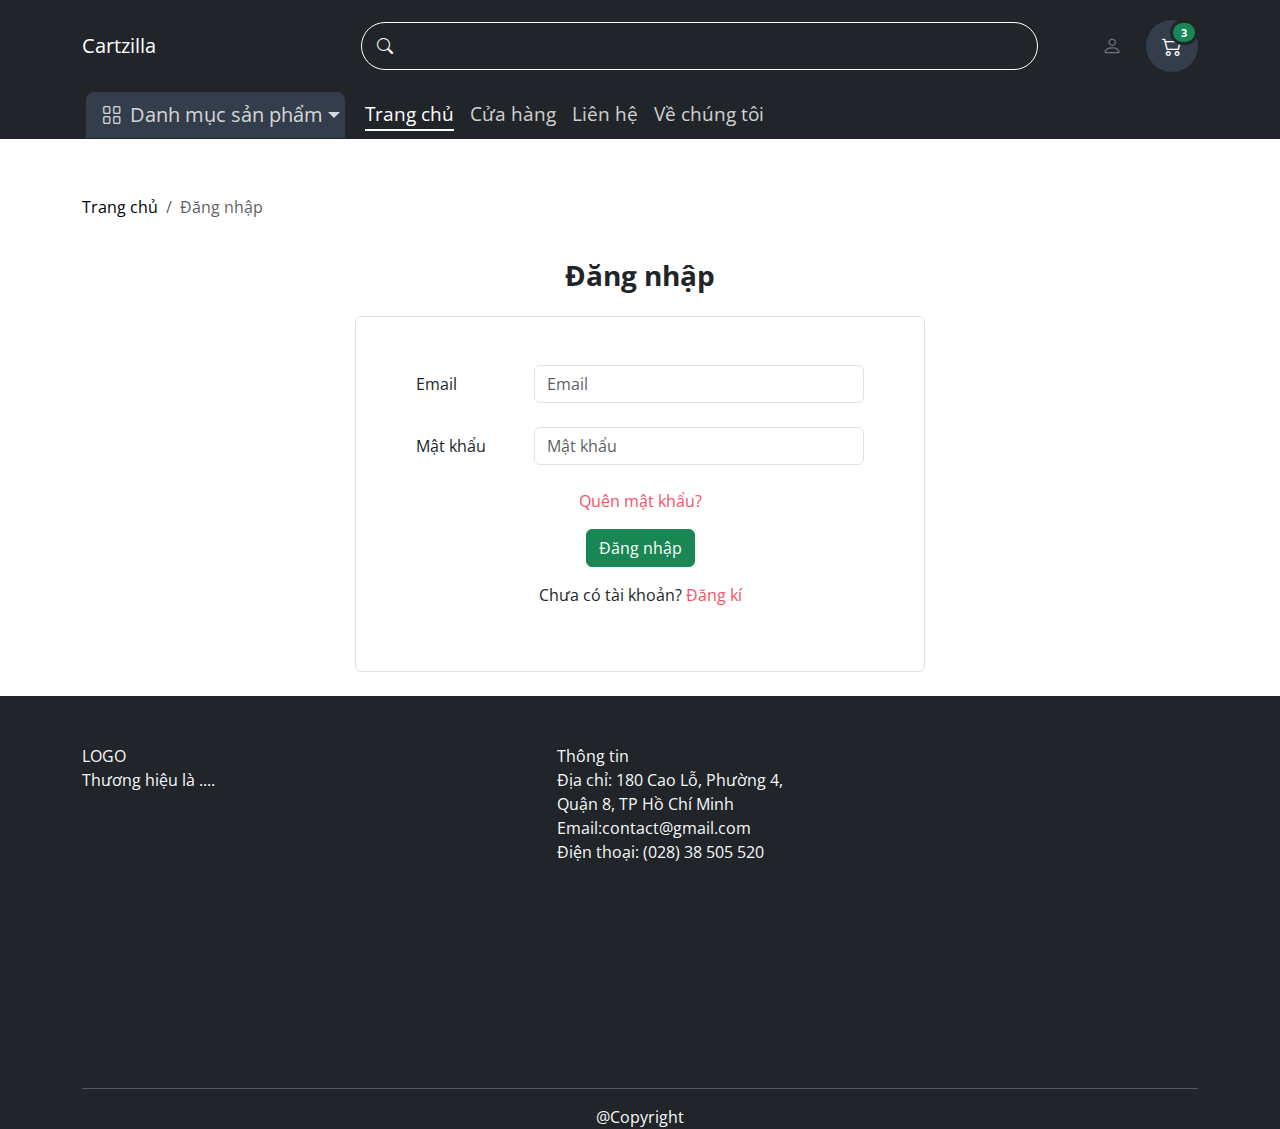
<file: account-signin.html>
<!DOCTYPE html>
<html lang="en">
  <head>
    <meta charset="UTF-8" />
    <meta name="viewport" content="width=device-width, initial-scale=1.0" />
    <title>Login</title>
    <link
      href="https://cdn.jsdelivr.net/npm/bootstrap@5.2.3/dist/css/bootstrap.min.css"
      rel="stylesheet"
    />
    <link
      rel="stylesheet"
      href="https://cdn.jsdelivr.net/npm/bootstrap-icons@1.11.3/font/bootstrap-icons.min.css"
    />
    <link
      href="https://cdn.materialdesignicons.com/5.4.55/css/materialdesignicons.min.css"
      rel="stylesheet"
    />
    <link rel="stylesheet" href="./assets/css/styles.css" />
  </head>
  <body>
    <!-- Shopping cart offcanvas -->
    <div
      class="offcanvas offcanvas-end pb-sm-2 px-sm-2"
      id="shoppingCart"
      tabindex="-1"
      aria-labelledby="shoppingCartLabel"
      style="width: 500px"
      aria-modal="false"
      role="dialog"
    >
      <!-- Header -->
      <div class="offcanvas-header flex-column align-items-start py-3 pt-lg-4">
        <div
          class="d-flex align-items-center justify-content-between w-100 mb-3 mb-lg-4"
        >
          <h4 class="offcanvas-title" id="shoppingCartLabel">Shopping cart</h4>
          <button
            type="button"
            class="btn-close"
            data-bs-dismiss="offcanvas"
            aria-label="Close"
          ></button>
        </div>
      </div>

      <!-- Items -->
      <div class="offcanvas-body d-flex flex-column gap-4 pt-2">
        <!-- Item -->
        <div class="d-flex align-items-center">
          <a class="flex-shrink-0" href="shop-product-general-electronics.html">
            <img
              src="./assets/images/products/product-1.png"
              width="110"
              alt="iPhone 14"
            />
          </a>
          <div class="w-100 min-w-0 ps-2 ps-sm-3">
            <h5 class="d-flex animate-underline mb-2">
              <a
                class="d-block fs-sm fw-medium text-truncate animate-target"
                href="shop-product-general-electronics.html"
                >Apple iPhone 14 128GB White</a
              >
            </h5>
            <div class="h6 pb-1 mb-2">$899.00</div>
            <div class="d-flex align-items-center justify-content-between">
              <div class="count-input rounded-2">
                <button
                  type="button"
                  class="btn btn-icon btn-sm"
                  data-decrement=""
                  aria-label="Decrement quantity"
                >
                  <i class="bi bi-dash"></i>
                </button>
                <input
                  type="number"
                  class="form-control form-control-sm"
                  value="1"
                  readonly=""
                />
                <button
                  type="button"
                  class="btn btn-icon btn-sm"
                  data-increment=""
                  aria-label="Increment quantity"
                >
                  <i class="bi bi-plus"></i>
                </button>
              </div>
              <button
                type="button"
                class="btn-close fs-sm"
                data-bs-toggle="tooltip"
                data-bs-custom-class="tooltip-sm"
                data-bs-title="Remove"
                aria-label="Remove from cart"
              ></button>
            </div>
          </div>
        </div>

        <!-- Item -->
        <div class="d-flex align-items-center">
          <a
            class="position-relative flex-shrink-0"
            href="shop-product-general-electronics.html"
          >
            <img
              src="./assets/images/products/product-1.png"
              width="110"
              alt="iPad Pro"
            />
          </a>
          <div class="w-100 min-w-0 ps-2 ps-sm-3">
            <h5 class="d-flex animate-underline mb-2">
              <a
                class="d-block fs-sm fw-medium text-truncate animate-target"
                href="shop-product-general-electronics.html"
                >Tablet Apple iPad Pro M2</a
              >
            </h5>
            <div class="h6 pb-1 mb-2">$989.00</div>
            <div class="d-flex align-items-center justify-content-between">
              <div class="count-input rounded-2">
                <button
                  type="button"
                  class="btn btn-icon btn-sm"
                  data-decrement=""
                  aria-label="Decrement quantity"
                >
                  <i class="bi bi-dash"></i>
                </button>
                <input
                  type="number"
                  class="form-control form-control-sm"
                  value="1"
                  readonly=""
                />
                <button
                  type="button"
                  class="btn btn-icon btn-sm"
                  data-increment=""
                  aria-label="Increment quantity"
                >
                  <i class="bi bi-plus"></i>
                </button>
              </div>
              <button
                type="button"
                class="btn-close fs-sm"
                data-bs-toggle="tooltip"
                data-bs-custom-class="tooltip-sm"
                data-bs-title="Remove"
                aria-label="Remove from cart"
              ></button>
            </div>
          </div>
        </div>

        <!-- Item -->
        <div class="d-flex align-items-center">
          <a class="flex-shrink-0" href="shop-product-general-electronics.html">
            <img
              src="./assets/images/products/product-1.png"
              width="110"
              alt="Smart Watch"
            />
          </a>
          <div class="w-100 min-w-0 ps-2 ps-sm-3">
            <h5 class="d-flex animate-underline mb-2">
              <a
                class="d-block fs-sm fw-medium text-truncate animate-target"
                href="shop-product-general-electronics.html"
                >Smart Watch Series 7, White</a
              >
            </h5>
            <div class="h6 pb-1 mb-2">$429.00</div>
            <div class="d-flex align-items-center justify-content-between">
              <div class="count-input rounded-2">
                <button
                  type="button"
                  class="btn btn-icon btn-sm"
                  data-decrement=""
                  aria-label="Decrement quantity"
                >
                  <i class="bi bi-dash"></i>
                </button>
                <input
                  type="number"
                  class="form-control form-control-sm"
                  value="1"
                  readonly=""
                />
                <button
                  type="button"
                  class="btn btn-icon btn-sm"
                  data-increment=""
                  aria-label="Increment quantity"
                >
                  <i class="bi bi-plus"></i>
                </button>
              </div>
              <button
                type="button"
                class="btn-close fs-sm"
                data-bs-toggle="tooltip"
                data-bs-custom-class="tooltip-sm"
                data-bs-title="Remove"
                aria-label="Remove from cart"
              ></button>
            </div>
          </div>
        </div>
      </div>

      <!-- Footer -->
      <div class="offcanvas-header flex-column align-items-start">
        <div
          class="d-flex align-items-center justify-content-between w-100 mb-3 mb-md-4"
        >
          <span class="text-light-emphasis">Subtotal:</span>
          <span class="h6 mb-0">$2,317.00</span>
        </div>
        <div class="d-flex w-100 gap-3">
          <a class="btn btn-lg btn-secondary w-100" href="cart-detail.html"
            >View cart</a
          >
          <a
            class="btn btn-lg btn-primary w-100"
            href="checkout-v1-delivery-1.html"
            >Checkout</a
          >
        </div>
      </div>
    </div>
    <!-- Navigation bar (Page header) -->
    <header
      class="navbar navbar-expand-lg navbar-dark bg-dark d-block z-fixed z-3 p-0 header-top user-select-none"
    >
      <div class="container d-block py-1 py-lg-3 bg-dark">
        <div class="navbar-stuck-hide pt-1"></div>
        <div class="row flex-wrap align-items-center g-0">
          <div class="col col-lg-3 d-flex align-items-center">
            <button
              type="button"
              class="navbar-toggler me-2 me-lg-0"
              data-bs-toggle="offcanvas"
              data-bs-target="#navbarNav"
              aria-controls="navbarNav"
              aria-label="Toggle navigation"
            >
              <i class="bi bi-list"></i>
            </button>
            <a href="index.html" class="navbar-brand me-0"> Cartzilla </a>
          </div>
          <div
            class="col col-lg-9 d-flex align-items-center justify-content-end"
          >
            <!-- Search visible on screens > 991px wide (lg breakpoint) -->
            <div
              class="position-relative flex-fill d-none d-lg-block pe-4 pe-xl-5"
            >
              <i
                class="bi bi-search position-absolute top-50 translate-middle-y d-flex fs-lg text-white ms-3"
              ></i>
              <input
                type="search"
                class="form-control form-control-lg form-icon-start border-white rounded-pill"
                placeholder="Search the products"
              />
            </div>
            <div class="d-flex align-items-center">
              <!-- Navbar stuck nav toggler -->
              <button
                type="button"
                class="navbar-toggler d-none navbar-stuck-show me-3"
                data-bs-toggle="collapse"
                data-bs-target="#stuckNav"
                aria-controls="stuckNav"
                aria-expanded="false"
                aria-label="Toggle navigation in navbar stuck state"
              >
                <span class="navbar-toggler-icon"></span>
              </button>

              <!-- Search toggle button visible on screens < 992px wide (lg breakpoint) -->
              <button
                type="button"
                class="btn btn-icon btn-lg fs-xl btn-outline-secondary border-0 rounded-circle animate-shake d-lg-none p-3"
                data-bs-toggle="collapse"
                data-bs-target="#searchBar"
                aria-expanded="false"
                aria-controls="searchBar"
                aria-label="Toggle search bar"
              >
                <i class="bi bi-search"></i>
              </button>

              <!-- Account button visible on screens > 768px wide (md breakpoint) -->
              <a
                class="btn btn-icon btn-lg fs-lg btn-outline-secondary border-0 rounded-circle animate-shake d-none d-md-inline-flex"
                href="account-signin.html"
              >
                <i class="bi bi-person"></i>
                <span class="visually-hidden">Account</span>
              </a>

              <!-- Cart button -->
              <button
                type="button"
                class="btn btn-icon btn-lg btn-secondary position-relative rounded-circle ms-2 p-3"
                data-bs-toggle="offcanvas"
                data-bs-target="#shoppingCart"
                aria-controls="shoppingCart"
                aria-label="Shopping cart"
              >
                <span
                  class="position-absolute top-0 ms-2 badge text-bg-success border border-3 border-dark rounded-pill px-2 py-1"
                  style="font-size: 0.7rem"
                  >3</span
                >
                <span
                  class="top-0 start-0 d-flex align-items-center justify-content-center w-100 h-100 rounded-circle animate-slide-end fs-lg"
                >
                  <i class="bi bi-cart2"></i>
                </span>
              </button>
            </div>
          </div>
        </div>
        <div class="navbar-stuck-hide pb-1"></div>
      </div>
      <div
        class="position-absolute top-100 z-2 w-100 bg-dark d-lg-none collapse"
        id="searchBar"
      >
        <div class="container position-relative my-3">
          <i
            class="bi bi-search position-absolute top-50 translate-middle-y d-flex fs-lg text-white ms-3"
          ></i>
          <input
            type="search"
            class="form-control form-icon-start border-white rounded-pill"
            placeholder="Search the products"
            data-autofocus="collapse"
          />
        </div>
      </div>
      <div class="collapse navbar-stuck-hide" id="stuckNav">
        <nav
          class="offcanvas offcanvas-start"
          id="navbarNav"
          tabindex="-1"
          aria-labelledby="navbarNavLabel"
          style="width: 350px"
        >
          <div class="offcanvas-header py-3">
            <h5 class="offcanvas-title" id="navbarNavLabel">Menu</h5>
            <button
              type="button"
              class="btn-close"
              data-bs-dismiss="offcanvas"
              aria-label="Close"
            ></button>
          </div>
          <div class="offcanvas-body py-3 py-lg-0">
            <div class="container px-0 px-lg-3">
              <div class="row">
                <!-- Categories mega menu -->
                <div class="col-lg-3">
                  <div class="navbar-nav">
                    <div class="dropdown w-100">
                      <!-- Buttton visible on screens > 991px wide (lg breakpoint) -->
                      <div
                        class="cursor-pointer d-none d-lg-block show"
                        data-bs-toggle="dropdown"
                        data-bs-trigger="hover"
                        aria-expanded="true"
                      >
                        <button
                          type="button"
                          class="btn btn-lg btn-secondary dropdown-toggle w-100 rounded-bottom-0 justify-content-start pe-none"
                        >
                          <i class="bi bi-grid"></i>
                          <span class="ms-2 me-auto">Danh mục sản phẩm</span>
                        </button>
                      </div>

                      <!-- Buttton visible on screens < 992px wide (lg breakpoint) -->
                      <button
                        type="button"
                        class="btn btn-lg btn-secondary dropdown-toggle w-100 justify-content-start d-lg-none mb-2"
                        data-bs-toggle="dropdown"
                        data-bs-auto-close="outside"
                      >
                        <i class="bi bi-grid"></i>
                        <span class="ms-2 me-auto">Danh mục sản phẩm</span>
                      </button>

                      <!-- Mega menu -->
                      <ul
                        class="dropdown-menu dropdown-menu-static w-100 rounded-top-0 rounded-bottom-4 py-1 p-lg-1"
                      >
                        <li class="d-lg-none pt-2">
                          <a
                            class="dropdown-item fw-medium"
                            href="shop-categories-electronics.html"
                          >
                            All Categories
                          </a>
                        </li>
                        <li class="dropend position-static">
                          <div
                            class="position-relative rounded pt-2 pb-1 px-lg-2"
                            data-bs-toggle="dropdown"
                            data-bs-trigger="hover"
                          >
                            <a
                              class="dropdown-item fw-medium stretched-link d-none d-lg-flex"
                              href="shop-catalog-electronics.html"
                            >
                              <span class="text-truncate"
                                >Computers &amp; Accessories</span
                              >
                            </a>
                            <div
                              class="dropdown-item fw-medium text-wrap stretched-link d-lg-none"
                            >
                              Computers &amp; Accessories
                            </div>
                          </div>
                        </li>
                        <li class="dropend position-static">
                          <div
                            class="position-relative rounded pt-2 pb-1 px-lg-2"
                            data-bs-toggle="dropdown"
                            data-bs-trigger="hover"
                          >
                            <a
                              class="dropdown-item fw-medium stretched-link d-none d-lg-flex"
                              href="shop-catalog-electronics.html"
                            >
                              <span class="text-truncate"
                                >Computers &amp; Accessories</span
                              >
                            </a>
                            <div
                              class="dropdown-item fw-medium text-wrap stretched-link d-lg-none"
                            >
                              Computers &amp; Accessories
                            </div>
                          </div>
                        </li>
                        <li class="dropend position-static">
                          <div
                            class="position-relative rounded pt-2 pb-1 px-lg-2"
                            data-bs-toggle="dropdown"
                            data-bs-trigger="hover"
                          >
                            <a
                              class="dropdown-item fw-medium stretched-link d-none d-lg-flex"
                              href="shop-catalog-electronics.html"
                            >
                              <span class="text-truncate"
                                >Computers &amp; Accessories</span
                              >
                            </a>
                            <div
                              class="dropdown-item fw-medium text-wrap stretched-link d-lg-none"
                            >
                              Computers &amp; Accessories
                            </div>
                          </div>
                        </li>
                      </ul>
                    </div>
                  </div>
                </div>

                <!-- Navbar nav -->
                <div class="col-lg-9 d-lg-flex pt-3 pt-lg-0 ps-lg-0">
                  <ul class="navbar-nav position-relative">
                    <li class="nav-item dropdown me-lg-n1 me-xl-0">
                      <a class="nav-link active" href="#">Trang chủ</a>
                    </li>
                    <li
                      class="nav-item dropdown position-static me-lg-n1 me-xl-0"
                    >
                      <a class="nav-link" href="shop.html">Cửa hàng</a>
                    </li>
                    <li class="nav-item dropdown me-lg-n1 me-xl-0">
                      <a class="nav-link" href="contact.html">Liên hệ</a>
                    </li>
                    <li class="nav-item dropdown me-lg-n1 me-xl-0">
                      <a class="nav-link" href="about.html">Về chúng tôi</a>
                    </li>
                  </ul>
                </div>
              </div>
            </div>
          </div>
          <div class="offcanvas-header border-top px-0 py-3 mt-3 d-md-none">
            <div class="nav nav-justified w-100">
              <a class="nav-link border-end" href="account-signin.html">
                <i class="bi bi-person"></i>
                Đăng nhập
              </a>
              <a class="nav-link" href="account-wishlist.html">
                <i class="bi bi-person-add"></i>
                Đăng kí
              </a>
            </div>
          </div>
        </nav>
      </div>
    </header>
    <main class="content-wrapper">
      <div class="container pt-3">
        <div class="row">
          <nav class="container pt-3 my-3 my-md-4" aria-label="breadcrumb">
            <ol class="breadcrumb">
              <li class="breadcrumb-item">
                <a href="index.html">Trang chủ</a>
              </li>
              <li class="breadcrumb-item active" aria-current="page">
                Đăng nhập
              </li>
            </ol>
          </nav>
          <h1 class="h3 container mb-4 text-center">Đăng nhập</h1>
          <div class="container">
            <div class="row">
              <div
                class="col-12 col-sm-12 col-md-12 col-lg-6 mx-auto border rounded"
              >
                <div class="login-form p-5">
                  <form action="" class="frm-login">
                    <div class="form-group row align-items-center mb-4">
                      <label
                        for="email"
                        class="col-12 col-sm-12 col-md-3 col-form-label"
                        >Email</label
                      >
                      <div class="col-12 col-sm-12 col-md-9">
                        <input
                          type="email"
                          class="form-control"
                          id="email"
                          placeholder="Email"
                          required=""
                          oninvalid="setCustomValidity('Vui lòng điền email của bạn')"
                          oninput="setCustomValidity('')"
                        />
                      </div>
                    </div>
                    <div class="form-group row align-items-center mb-4">
                      <label
                        for="password"
                        class="col-12 col-sm-12 col-md-3 col-form-label"
                        >Mật khẩu</label
                      >
                      <div class="col-12 col-sm-12 col-md-9">
                        <input
                          type="password"
                          class="form-control"
                          id="password"
                          placeholder="Mật khẩu"
                          required=""
                          oninvalid="setCustomValidity('Vui lòng điền mật khẩu của bạn')"
                          oninput="setCustomValidity('')"
                        />
                      </div>
                    </div>
                    <div class="login-box text-center">
                      <p class="mb-0">
                        <a class="text-primary" href="#">Quên mật khẩu?</a>
                      </p>
                      <button type="submit" class="btn btn-success my-3">
                        Đăng nhập
                      </button>
                    </div>
                    <div class="text-center top-bordered">
                      <p>
                        Chưa có tài khoản?
                        <a class="text-primary" href="account-signup.html"
                          >Đăng kí</a
                        >
                      </p>
                    </div>
                  </form>
                </div>
              </div>
            </div>
          </div>
        </div>
      </div>
    </main>
    <footer class="footer bg-dark text-light">
      <div class="footer-top">
        <div class="container pt-5 mt-1 mt-sm-3 mt-lg-4">
          <div class="row">
            <div class="col-lg-5 col-md-12 col-sm-12 col-12">
              <div class="footer-single-widget">
                <div class="widget-title">
                  <div class="footer-logo">
                    <a class="text-light" href="#"> LOGO </a>
                  </div>
                </div>
                <div class="widget-body">Thương hiệu là ....</div>
              </div>
            </div>
            <div class="col-lg-3 col-md-12 col-sm-12 col-12">
              <div class="footer-single-widget">
                <div class="widget-title">Thông tin</div>
                <div class="widget-body">
                  <div class="footer-useful-link">
                    <ul class="contact-list">
                      <li class="contact-item">
                        Địa chỉ: 180 Cao Lỗ, Phường 4, Quận 8, TP Hồ Chí Minh
                      </li>
                      <li class="contact-item">Email:contact@gmail.com</li>
                      <li class="contact-item">Điện thoại: (028) 38 505 520</li>
                    </ul>
                  </div>
                </div>
              </div>
            </div>
            <div class="col-lg-4 col-md-12 col-sm-12 col-12">
              <iframe
                src="https://www.google.com/maps/embed?pb=!1m18!1m12!1m3!1d6592.4985499755685!2d106.6789931371774!3d10.74041089759156!2m3!1f0!2f0!3f0!3m2!1i1024!2i768!4f13.1!3m3!1m2!1s0x31752f62a90e5dbd%3A0x674d5126513db295!2zVHLGsOG7nW5nIMSQ4bqhaSBo4buNYyBDw7RuZyBuZ2jhu4cgU8OgaSBHw7Ju!5e0!3m2!1svi!2s!4v1714125058390!5m2!1svi!2s"
                width="100%"
                height="250"
                style="border: 0"
                allowfullscreen=""
                loading="lazy"
                referrerpolicy="no-referrer-when-downgrade"
              ></iframe>
            </div>
          </div>
        </div>
      </div>
      <div class="footer-bottom">
        <div class="container pt-5 mt-1 mt-sm-3 mt-lg-4">
          <div class="row">
            <div class="col-12">
              <hr />
              <div class="footer-copyright text-center">@Copyright</div>
            </div>
          </div>
        </div>
      </div>
      <div class="back-to-top"><i class="bi bi-arrow-up"></i></div>
    </footer>
    <script
      src="https://cdnjs.cloudflare.com/ajax/libs/jquery/3.7.1/jquery.min.js"
      integrity="sha512-v2CJ7UaYy4JwqLDIrZUI/4hqeoQieOmAZNXBeQyjo21dadnwR+8ZaIJVT8EE2iyI61OV8e6M8PP2/4hpQINQ/g=="
      crossorigin="anonymous"
      referrerpolicy="no-referrer"
    ></script>
    <script
      src="https://cdn.jsdelivr.net/npm/@popperjs/core@2.11.6/dist/umd/popper.min.js"
      integrity="sha384-oBqDVmMz9ATKxIep9tiCxS/Z9fNfEXiDAYTujMAeBAsjFuCZSmKbSSUnQlmh/jp3"
      crossorigin="anonymous"
    ></script>
    <script
      src="https://cdn.jsdelivr.net/npm/bootstrap@5.2.3/dist/js/bootstrap.min.js"
      integrity="sha384-cuYeSxntonz0PPNlHhBs68uyIAVpIIOZZ5JqeqvYYIcEL727kskC66kF92t6Xl2V"
      crossorigin="anonymous"
    ></script>
    <script src="./assets/js/main.js"></script>
  </body>
</html>
</file>
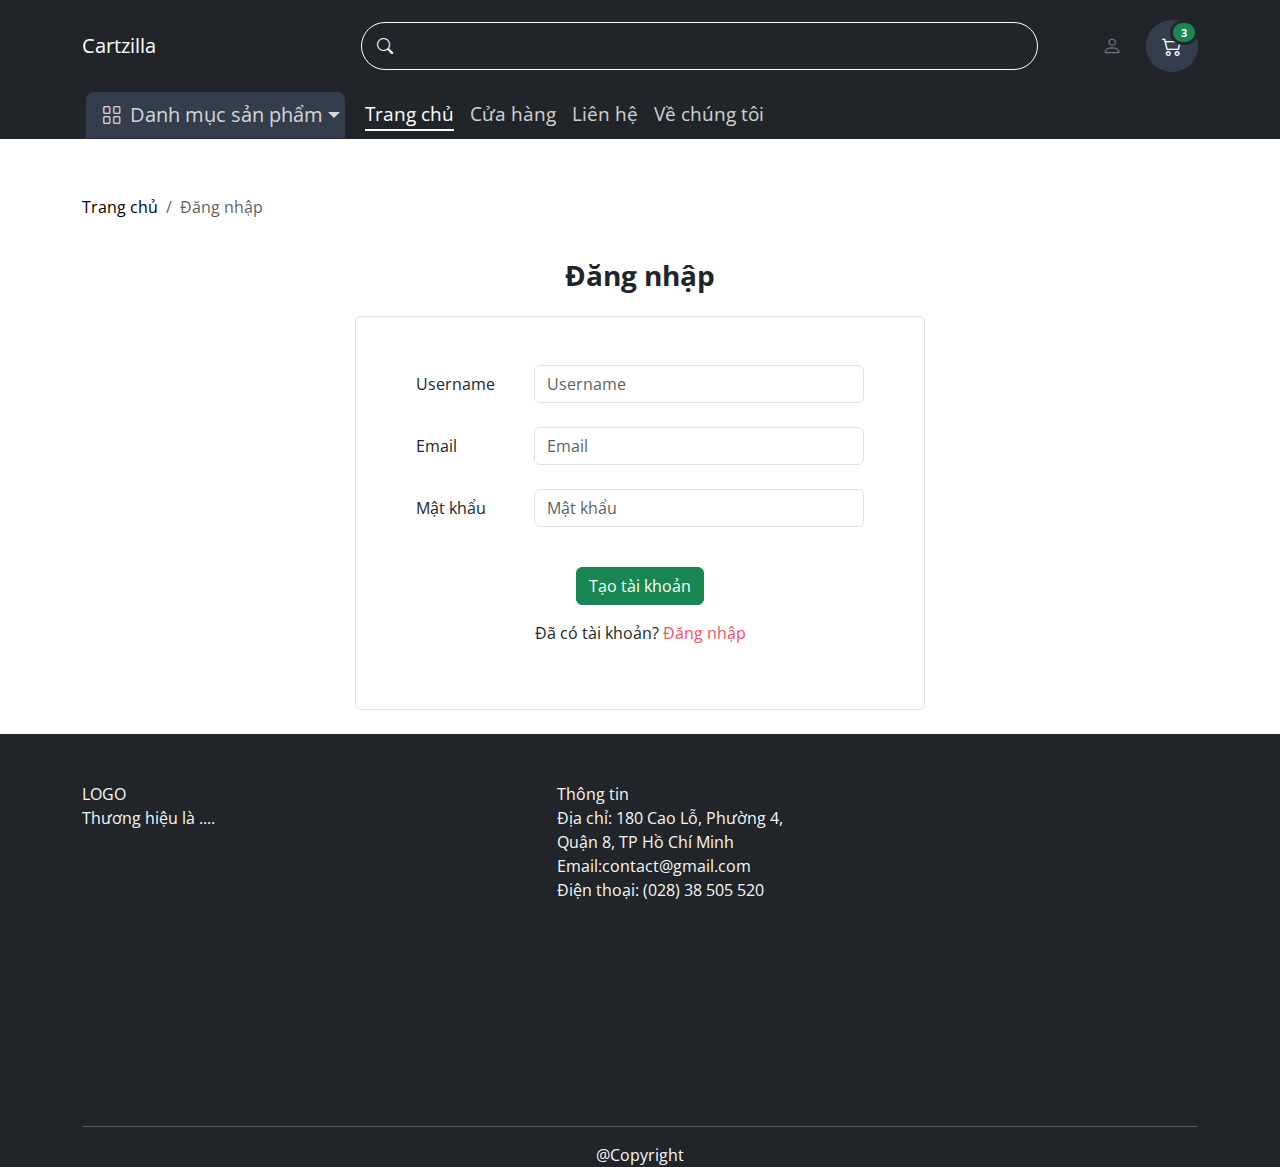
<file: account-signup.html>
<!DOCTYPE html>
<html lang="en">
  <head>
    <meta charset="UTF-8" />
    <meta name="viewport" content="width=device-width, initial-scale=1.0" />
    <title>Login</title>
    <link
      href="https://cdn.jsdelivr.net/npm/bootstrap@5.2.3/dist/css/bootstrap.min.css"
      rel="stylesheet"
    />
    <link
      rel="stylesheet"
      href="https://cdn.jsdelivr.net/npm/bootstrap-icons@1.11.3/font/bootstrap-icons.min.css"
    />
    <link
      href="https://cdn.materialdesignicons.com/5.4.55/css/materialdesignicons.min.css"
      rel="stylesheet"
    />
    <link rel="stylesheet" href="./assets/css/styles.css" />
  </head>
  <body>
    <!-- Shopping cart offcanvas -->
    <div
      class="offcanvas offcanvas-end pb-sm-2 px-sm-2"
      id="shoppingCart"
      tabindex="-1"
      aria-labelledby="shoppingCartLabel"
      style="width: 500px"
      aria-modal="false"
      role="dialog"
    >
      <!-- Header -->
      <div class="offcanvas-header flex-column align-items-start py-3 pt-lg-4">
        <div
          class="d-flex align-items-center justify-content-between w-100 mb-3 mb-lg-4"
        >
          <h4 class="offcanvas-title" id="shoppingCartLabel">Shopping cart</h4>
          <button
            type="button"
            class="btn-close"
            data-bs-dismiss="offcanvas"
            aria-label="Close"
          ></button>
        </div>
      </div>

      <!-- Items -->
      <div class="offcanvas-body d-flex flex-column gap-4 pt-2">
        <!-- Item -->
        <div class="d-flex align-items-center">
          <a class="flex-shrink-0" href="shop-product-general-electronics.html">
            <img
              src="./assets/images/products/product-1.png"
              width="110"
              alt="iPhone 14"
            />
          </a>
          <div class="w-100 min-w-0 ps-2 ps-sm-3">
            <h5 class="d-flex animate-underline mb-2">
              <a
                class="d-block fs-sm fw-medium text-truncate animate-target"
                href="shop-product-general-electronics.html"
                >Apple iPhone 14 128GB White</a
              >
            </h5>
            <div class="h6 pb-1 mb-2">$899.00</div>
            <div class="d-flex align-items-center justify-content-between">
              <div class="count-input rounded-2">
                <button
                  type="button"
                  class="btn btn-icon btn-sm"
                  data-decrement=""
                  aria-label="Decrement quantity"
                >
                  <i class="bi bi-dash"></i>
                </button>
                <input
                  type="number"
                  class="form-control form-control-sm"
                  value="1"
                  readonly=""
                />
                <button
                  type="button"
                  class="btn btn-icon btn-sm"
                  data-increment=""
                  aria-label="Increment quantity"
                >
                  <i class="bi bi-plus"></i>
                </button>
              </div>
              <button
                type="button"
                class="btn-close fs-sm"
                data-bs-toggle="tooltip"
                data-bs-custom-class="tooltip-sm"
                data-bs-title="Remove"
                aria-label="Remove from cart"
              ></button>
            </div>
          </div>
        </div>

        <!-- Item -->
        <div class="d-flex align-items-center">
          <a
            class="position-relative flex-shrink-0"
            href="shop-product-general-electronics.html"
          >
            <img
              src="./assets/images/products/product-1.png"
              width="110"
              alt="iPad Pro"
            />
          </a>
          <div class="w-100 min-w-0 ps-2 ps-sm-3">
            <h5 class="d-flex animate-underline mb-2">
              <a
                class="d-block fs-sm fw-medium text-truncate animate-target"
                href="shop-product-general-electronics.html"
                >Tablet Apple iPad Pro M2</a
              >
            </h5>
            <div class="h6 pb-1 mb-2">$989.00</div>
            <div class="d-flex align-items-center justify-content-between">
              <div class="count-input rounded-2">
                <button
                  type="button"
                  class="btn btn-icon btn-sm"
                  data-decrement=""
                  aria-label="Decrement quantity"
                >
                  <i class="bi bi-dash"></i>
                </button>
                <input
                  type="number"
                  class="form-control form-control-sm"
                  value="1"
                  readonly=""
                />
                <button
                  type="button"
                  class="btn btn-icon btn-sm"
                  data-increment=""
                  aria-label="Increment quantity"
                >
                  <i class="bi bi-plus"></i>
                </button>
              </div>
              <button
                type="button"
                class="btn-close fs-sm"
                data-bs-toggle="tooltip"
                data-bs-custom-class="tooltip-sm"
                data-bs-title="Remove"
                aria-label="Remove from cart"
              ></button>
            </div>
          </div>
        </div>

        <!-- Item -->
        <div class="d-flex align-items-center">
          <a class="flex-shrink-0" href="shop-product-general-electronics.html">
            <img
              src="./assets/images/products/product-1.png"
              width="110"
              alt="Smart Watch"
            />
          </a>
          <div class="w-100 min-w-0 ps-2 ps-sm-3">
            <h5 class="d-flex animate-underline mb-2">
              <a
                class="d-block fs-sm fw-medium text-truncate animate-target"
                href="shop-product-general-electronics.html"
                >Smart Watch Series 7, White</a
              >
            </h5>
            <div class="h6 pb-1 mb-2">$429.00</div>
            <div class="d-flex align-items-center justify-content-between">
              <div class="count-input rounded-2">
                <button
                  type="button"
                  class="btn btn-icon btn-sm"
                  data-decrement=""
                  aria-label="Decrement quantity"
                >
                  <i class="bi bi-dash"></i>
                </button>
                <input
                  type="number"
                  class="form-control form-control-sm"
                  value="1"
                  readonly=""
                />
                <button
                  type="button"
                  class="btn btn-icon btn-sm"
                  data-increment=""
                  aria-label="Increment quantity"
                >
                  <i class="bi bi-plus"></i>
                </button>
              </div>
              <button
                type="button"
                class="btn-close fs-sm"
                data-bs-toggle="tooltip"
                data-bs-custom-class="tooltip-sm"
                data-bs-title="Remove"
                aria-label="Remove from cart"
              ></button>
            </div>
          </div>
        </div>
      </div>

      <!-- Footer -->
      <div class="offcanvas-header flex-column align-items-start">
        <div
          class="d-flex align-items-center justify-content-between w-100 mb-3 mb-md-4"
        >
          <span class="text-light-emphasis">Subtotal:</span>
          <span class="h6 mb-0">$2,317.00</span>
        </div>
        <div class="d-flex w-100 gap-3">
          <a class="btn btn-lg btn-secondary w-100" href="cart-detail.html"
            >View cart</a
          >
          <a
            class="btn btn-lg btn-primary w-100"
            href="checkout-v1-delivery-1.html"
            >Checkout</a
          >
        </div>
      </div>
    </div>
    <!-- Navigation bar (Page header) -->
    <header
      class="navbar navbar-expand-lg navbar-dark bg-dark d-block z-fixed z-3 p-0 header-top user-select-none"
    >
      <div class="container d-block py-1 py-lg-3 bg-dark">
        <div class="navbar-stuck-hide pt-1"></div>
        <div class="row flex-wrap align-items-center g-0">
          <div class="col col-lg-3 d-flex align-items-center">
            <button
              type="button"
              class="navbar-toggler me-2 me-lg-0"
              data-bs-toggle="offcanvas"
              data-bs-target="#navbarNav"
              aria-controls="navbarNav"
              aria-label="Toggle navigation"
            >
              <i class="bi bi-list"></i>
            </button>
            <a href="index.html" class="navbar-brand me-0"> Cartzilla </a>
          </div>
          <div
            class="col col-lg-9 d-flex align-items-center justify-content-end"
          >
            <!-- Search visible on screens > 991px wide (lg breakpoint) -->
            <div
              class="position-relative flex-fill d-none d-lg-block pe-4 pe-xl-5"
            >
              <i
                class="bi bi-search position-absolute top-50 translate-middle-y d-flex fs-lg text-white ms-3"
              ></i>
              <input
                type="search"
                class="form-control form-control-lg form-icon-start border-white rounded-pill"
                placeholder="Search the products"
              />
            </div>
            <div class="d-flex align-items-center">
              <!-- Navbar stuck nav toggler -->
              <button
                type="button"
                class="navbar-toggler d-none navbar-stuck-show me-3"
                data-bs-toggle="collapse"
                data-bs-target="#stuckNav"
                aria-controls="stuckNav"
                aria-expanded="false"
                aria-label="Toggle navigation in navbar stuck state"
              >
                <span class="navbar-toggler-icon"></span>
              </button>

              <!-- Search toggle button visible on screens < 992px wide (lg breakpoint) -->
              <button
                type="button"
                class="btn btn-icon btn-lg fs-xl btn-outline-secondary border-0 rounded-circle animate-shake d-lg-none p-3"
                data-bs-toggle="collapse"
                data-bs-target="#searchBar"
                aria-expanded="false"
                aria-controls="searchBar"
                aria-label="Toggle search bar"
              >
                <i class="bi bi-search"></i>
              </button>

              <!-- Account button visible on screens > 768px wide (md breakpoint) -->
              <a
                class="btn btn-icon btn-lg fs-lg btn-outline-secondary border-0 rounded-circle animate-shake d-none d-md-inline-flex"
                href="account-signin.html"
              >
                <i class="bi bi-person"></i>
                <span class="visually-hidden">Account</span>
              </a>

              <!-- Cart button -->
              <button
                type="button"
                class="btn btn-icon btn-lg btn-secondary position-relative rounded-circle ms-2 p-3"
                data-bs-toggle="offcanvas"
                data-bs-target="#shoppingCart"
                aria-controls="shoppingCart"
                aria-label="Shopping cart"
              >
                <span
                  class="position-absolute top-0 ms-2 badge text-bg-success border border-3 border-dark rounded-pill px-2 py-1"
                  style="font-size: 0.7rem"
                  >3</span
                >
                <span
                  class="top-0 start-0 d-flex align-items-center justify-content-center w-100 h-100 rounded-circle animate-slide-end fs-lg"
                >
                  <i class="bi bi-cart2"></i>
                </span>
              </button>
            </div>
          </div>
        </div>
        <div class="navbar-stuck-hide pb-1"></div>
      </div>
      <div
        class="position-absolute top-100 z-2 w-100 bg-dark d-lg-none collapse"
        id="searchBar"
      >
        <div class="container position-relative my-3">
          <i
            class="bi bi-search position-absolute top-50 translate-middle-y d-flex fs-lg text-white ms-3"
          ></i>
          <input
            type="search"
            class="form-control form-icon-start border-white rounded-pill"
            placeholder="Search the products"
            data-autofocus="collapse"
          />
        </div>
      </div>
      <div class="collapse navbar-stuck-hide" id="stuckNav">
        <nav
          class="offcanvas offcanvas-start"
          id="navbarNav"
          tabindex="-1"
          aria-labelledby="navbarNavLabel"
          style="width: 350px"
        >
          <div class="offcanvas-header py-3">
            <h5 class="offcanvas-title" id="navbarNavLabel">Menu</h5>
            <button
              type="button"
              class="btn-close"
              data-bs-dismiss="offcanvas"
              aria-label="Close"
            ></button>
          </div>
          <div class="offcanvas-body py-3 py-lg-0">
            <div class="container px-0 px-lg-3">
              <div class="row">
                <!-- Categories mega menu -->
                <div class="col-lg-3">
                  <div class="navbar-nav">
                    <div class="dropdown w-100">
                      <!-- Buttton visible on screens > 991px wide (lg breakpoint) -->
                      <div
                        class="cursor-pointer d-none d-lg-block show"
                        data-bs-toggle="dropdown"
                        data-bs-trigger="hover"
                        aria-expanded="true"
                      >
                        <button
                          type="button"
                          class="btn btn-lg btn-secondary dropdown-toggle w-100 rounded-bottom-0 justify-content-start pe-none"
                        >
                          <i class="bi bi-grid"></i>
                          <span class="ms-2 me-auto">Danh mục sản phẩm</span>
                        </button>
                      </div>

                      <!-- Buttton visible on screens < 992px wide (lg breakpoint) -->
                      <button
                        type="button"
                        class="btn btn-lg btn-secondary dropdown-toggle w-100 justify-content-start d-lg-none mb-2"
                        data-bs-toggle="dropdown"
                        data-bs-auto-close="outside"
                      >
                        <i class="bi bi-grid"></i>
                        <span class="ms-2 me-auto">Danh mục sản phẩm</span>
                      </button>

                      <!-- Mega menu -->
                      <ul
                        class="dropdown-menu dropdown-menu-static w-100 rounded-top-0 rounded-bottom-4 py-1 p-lg-1"
                      >
                        <li class="d-lg-none pt-2">
                          <a
                            class="dropdown-item fw-medium"
                            href="shop-categories-electronics.html"
                          >
                            All Categories
                          </a>
                        </li>
                        <li class="dropend position-static">
                          <div
                            class="position-relative rounded pt-2 pb-1 px-lg-2"
                            data-bs-toggle="dropdown"
                            data-bs-trigger="hover"
                          >
                            <a
                              class="dropdown-item fw-medium stretched-link d-none d-lg-flex"
                              href="shop-catalog-electronics.html"
                            >
                              <span class="text-truncate"
                                >Computers &amp; Accessories</span
                              >
                            </a>
                            <div
                              class="dropdown-item fw-medium text-wrap stretched-link d-lg-none"
                            >
                              Computers &amp; Accessories
                            </div>
                          </div>
                        </li>
                        <li class="dropend position-static">
                          <div
                            class="position-relative rounded pt-2 pb-1 px-lg-2"
                            data-bs-toggle="dropdown"
                            data-bs-trigger="hover"
                          >
                            <a
                              class="dropdown-item fw-medium stretched-link d-none d-lg-flex"
                              href="shop-catalog-electronics.html"
                            >
                              <span class="text-truncate"
                                >Computers &amp; Accessories</span
                              >
                            </a>
                            <div
                              class="dropdown-item fw-medium text-wrap stretched-link d-lg-none"
                            >
                              Computers &amp; Accessories
                            </div>
                          </div>
                        </li>
                        <li class="dropend position-static">
                          <div
                            class="position-relative rounded pt-2 pb-1 px-lg-2"
                            data-bs-toggle="dropdown"
                            data-bs-trigger="hover"
                          >
                            <a
                              class="dropdown-item fw-medium stretched-link d-none d-lg-flex"
                              href="shop-catalog-electronics.html"
                            >
                              <span class="text-truncate"
                                >Computers &amp; Accessories</span
                              >
                            </a>
                            <div
                              class="dropdown-item fw-medium text-wrap stretched-link d-lg-none"
                            >
                              Computers &amp; Accessories
                            </div>
                          </div>
                        </li>
                      </ul>
                    </div>
                  </div>
                </div>

                <!-- Navbar nav -->
                <div class="col-lg-9 d-lg-flex pt-3 pt-lg-0 ps-lg-0">
                  <ul class="navbar-nav position-relative">
                    <li class="nav-item dropdown me-lg-n1 me-xl-0">
                      <a class="nav-link active" href="#">Trang chủ</a>
                    </li>
                    <li
                      class="nav-item dropdown position-static me-lg-n1 me-xl-0"
                    >
                      <a class="nav-link" href="shop.html">Cửa hàng</a>
                    </li>
                    <li class="nav-item dropdown me-lg-n1 me-xl-0">
                      <a class="nav-link" href="contact.html">Liên hệ</a>
                    </li>
                    <li class="nav-item dropdown me-lg-n1 me-xl-0">
                      <a class="nav-link" href="about.html">Về chúng tôi</a>
                    </li>
                  </ul>
                </div>
              </div>
            </div>
          </div>
          <div class="offcanvas-header border-top px-0 py-3 mt-3 d-md-none">
            <div class="nav nav-justified w-100">
              <a class="nav-link border-end" href="account-signin.html">
                <i class="bi bi-person"></i>
                Đăng nhập
              </a>
              <a class="nav-link" href="account-wishlist.html">
                <i class="bi bi-person-add"></i>
                Đăng kí
              </a>
            </div>
          </div>
        </nav>
      </div>
    </header>
    <main class="content-wrapper">
      <div class="container pt-3">
        <div class="row">
          <nav class="container pt-3 my-3 my-md-4" aria-label="breadcrumb">
            <ol class="breadcrumb">
              <li class="breadcrumb-item">
                <a href="index.html">Trang chủ</a>
              </li>
              <li class="breadcrumb-item active" aria-current="page">
                Đăng nhập
              </li>
            </ol>
          </nav>
          <h1 class="h3 container mb-4 text-center">Đăng nhập</h1>
          <div class="container">
            <div class="row">
              <div
                class="col-12 col-sm-12 col-md-12 col-lg-6 mx-auto border rounded"
              >
                <div class="login-form p-5">
                  <form action="" class="frm-login">
                    <div class="form-group row align-items-center mb-4">
                      <label
                        for="username"
                        class="col-12 col-sm-12 col-md-3 col-form-label"
                        >Username</label
                      >
                      <div class="col-12 col-sm-12 col-md-9">
                        <input
                          type="text"
                          class="form-control"
                          id="username"
                          name="username"
                          placeholder="Username"
                          required=""
                          oninvalid="setCustomValidity('Vui lòng điền username của bạn')"
                          oninput="setCustomValidity('')"
                        />
                      </div>
                    </div>
                    <div class="form-group row align-items-center mb-4">
                      <label
                        for="email"
                        class="col-12 col-sm-12 col-md-3 col-form-label"
                        >Email</label
                      >
                      <div class="col-12 col-sm-12 col-md-9">
                        <input
                          type="email"
                          class="form-control"
                          id="email"
                          name="email"
                          placeholder="Email"
                          required=""
                          oninvalid="setCustomValidity('Vui lòng điền email của bạn')"
                          oninput="setCustomValidity('')"
                        />
                      </div>
                    </div>
                    <div class="form-group row align-items-center mb-4">
                      <label
                        for="password"
                        class="col-12 col-sm-12 col-md-3 col-form-label"
                        >Mật khẩu</label
                      >
                      <div class="col-12 col-sm-12 col-md-9">
                        <input
                          type="password"
                          class="form-control"
                          id="password"
                          name="password"
                          placeholder="Mật khẩu"
                          required=""
                          oninvalid="setCustomValidity('Vui lòng điền mật khẩu của bạn')"
                          oninput="setCustomValidity('')"
                        />
                      </div>
                    </div>
                    <div class="login-box text-center">
                      <button type="submit" class="btn btn-success my-3">
                        Tạo tài khoản
                      </button>
                    </div>
                    <div class="text-center top-bordered">
                      <p>
                        Đã có tài khoản?
                        <a class="text-primary" href="account-signin.html"
                          >Đăng nhập</a
                        >
                      </p>
                    </div>
                  </form>
                </div>
              </div>
            </div>
          </div>
        </div>
      </div>
    </main>
    <footer class="footer bg-dark text-light">
      <div class="footer-top">
        <div class="container pt-5 mt-1 mt-sm-3 mt-lg-4">
          <div class="row">
            <div class="col-lg-5 col-md-12 col-sm-12 col-12">
              <div class="footer-single-widget">
                <div class="widget-title">
                  <div class="footer-logo">
                    <a class="text-light" href="#"> LOGO </a>
                  </div>
                </div>
                <div class="widget-body">Thương hiệu là ....</div>
              </div>
            </div>
            <div class="col-lg-3 col-md-12 col-sm-12 col-12">
              <div class="footer-single-widget">
                <div class="widget-title">Thông tin</div>
                <div class="widget-body">
                  <div class="footer-useful-link">
                    <ul class="contact-list">
                      <li class="contact-item">
                        Địa chỉ: 180 Cao Lỗ, Phường 4, Quận 8, TP Hồ Chí Minh
                      </li>
                      <li class="contact-item">Email:contact@gmail.com</li>
                      <li class="contact-item">Điện thoại: (028) 38 505 520</li>
                    </ul>
                  </div>
                </div>
              </div>
            </div>
            <div class="col-lg-4 col-md-12 col-sm-12 col-12">
              <iframe
                src="https://www.google.com/maps/embed?pb=!1m18!1m12!1m3!1d6592.4985499755685!2d106.6789931371774!3d10.74041089759156!2m3!1f0!2f0!3f0!3m2!1i1024!2i768!4f13.1!3m3!1m2!1s0x31752f62a90e5dbd%3A0x674d5126513db295!2zVHLGsOG7nW5nIMSQ4bqhaSBo4buNYyBDw7RuZyBuZ2jhu4cgU8OgaSBHw7Ju!5e0!3m2!1svi!2s!4v1714125058390!5m2!1svi!2s"
                width="100%"
                height="250"
                style="border: 0"
                allowfullscreen=""
                loading="lazy"
                referrerpolicy="no-referrer-when-downgrade"
              ></iframe>
            </div>
          </div>
        </div>
      </div>
      <div class="footer-bottom">
        <div class="container pt-5 mt-1 mt-sm-3 mt-lg-4">
          <div class="row">
            <div class="col-12">
              <hr />
              <div class="footer-copyright text-center">@Copyright</div>
            </div>
          </div>
        </div>
      </div>
      <div class="back-to-top"><i class="bi bi-arrow-up"></i></div>
    </footer>
    <script
      src="https://cdnjs.cloudflare.com/ajax/libs/jquery/3.7.1/jquery.min.js"
      integrity="sha512-v2CJ7UaYy4JwqLDIrZUI/4hqeoQieOmAZNXBeQyjo21dadnwR+8ZaIJVT8EE2iyI61OV8e6M8PP2/4hpQINQ/g=="
      crossorigin="anonymous"
      referrerpolicy="no-referrer"
    ></script>
    <script
      src="https://cdn.jsdelivr.net/npm/@popperjs/core@2.11.6/dist/umd/popper.min.js"
      integrity="sha384-oBqDVmMz9ATKxIep9tiCxS/Z9fNfEXiDAYTujMAeBAsjFuCZSmKbSSUnQlmh/jp3"
      crossorigin="anonymous"
    ></script>
    <script
      src="https://cdn.jsdelivr.net/npm/bootstrap@5.2.3/dist/js/bootstrap.min.js"
      integrity="sha384-cuYeSxntonz0PPNlHhBs68uyIAVpIIOZZ5JqeqvYYIcEL727kskC66kF92t6Xl2V"
      crossorigin="anonymous"
    ></script>
    <script src="./assets/js/main.js"></script>
  </body>
</html>
</file>
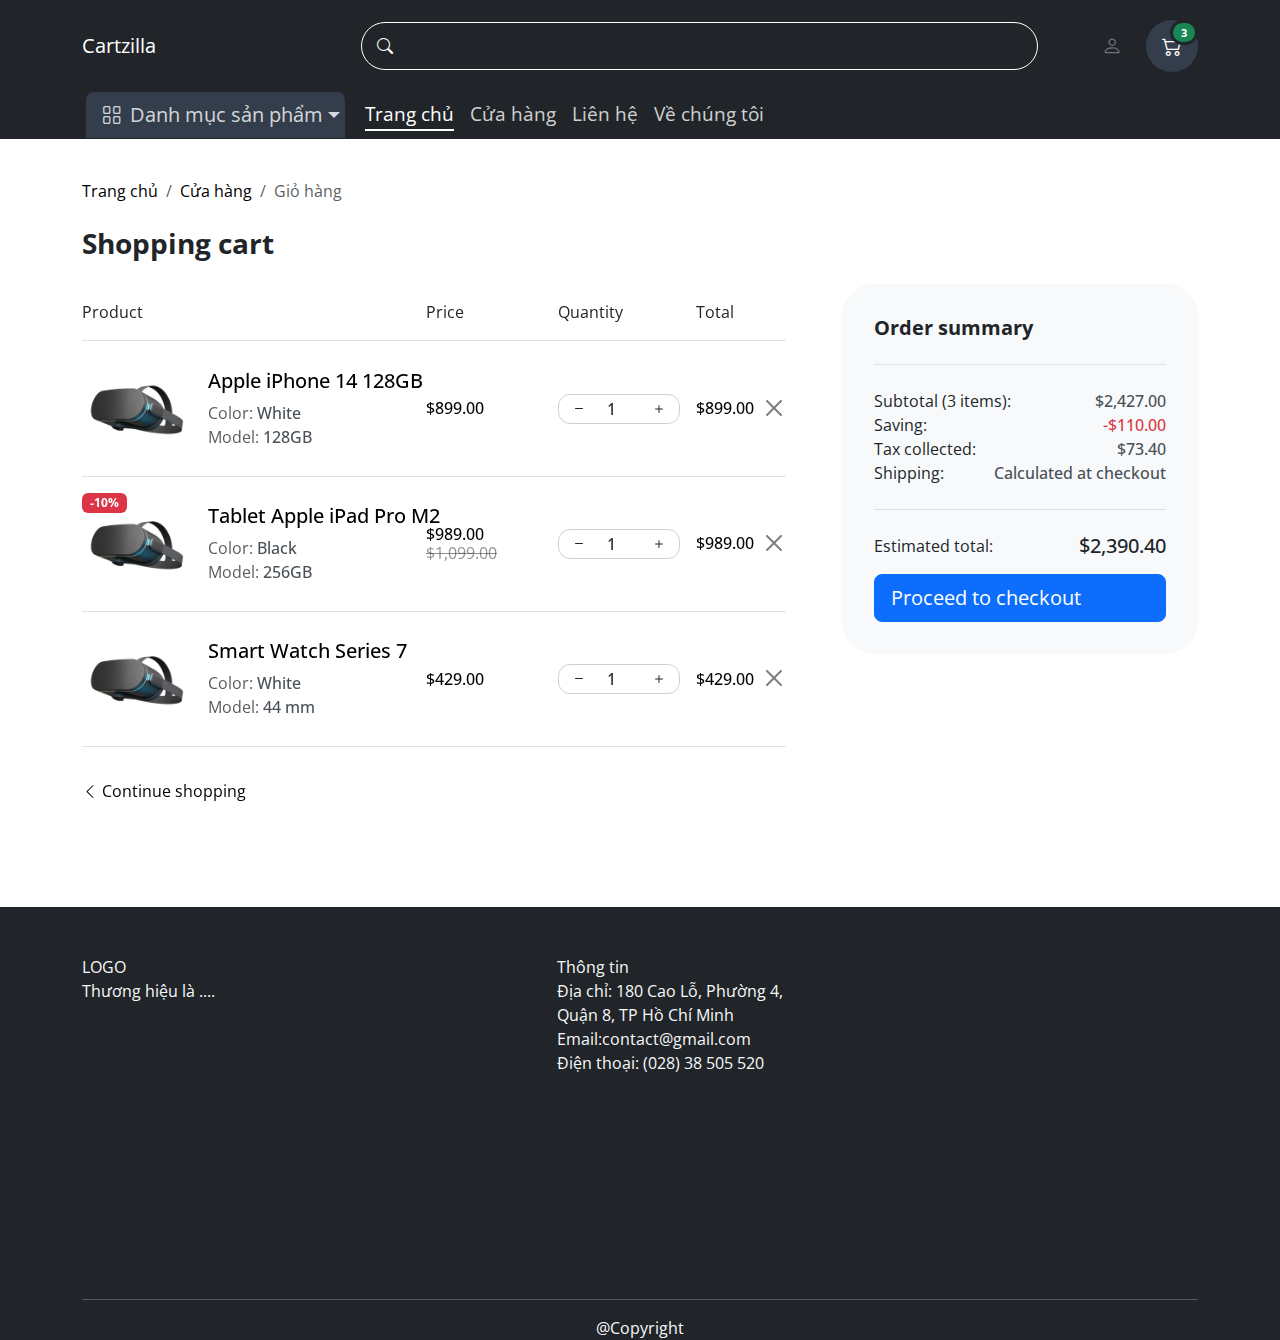
<file: cart-detail.html>
<!DOCTYPE html>
<html lang="en">
  <head>
    <meta charset="UTF-8" />
    <meta name="viewport" content="width=device-width, initial-scale=1.0" />
    <title>Chi tiết giỏ hàng</title>
    <link
      href="https://cdn.jsdelivr.net/npm/bootstrap@5.2.3/dist/css/bootstrap.min.css"
      rel="stylesheet"
    />
    <link
      rel="stylesheet"
      href="https://cdn.jsdelivr.net/npm/bootstrap-icons@1.11.3/font/bootstrap-icons.min.css"
    />
    <link
      href="https://cdn.materialdesignicons.com/5.4.55/css/materialdesignicons.min.css"
      rel="stylesheet"
    />
    <link rel="stylesheet" href="./assets/css/styles.css" />
  </head>
  <body>
    <!-- Shopping cart offcanvas -->
    <div
      class="offcanvas offcanvas-end pb-sm-2 px-sm-2"
      id="shoppingCart"
      tabindex="-1"
      aria-labelledby="shoppingCartLabel"
      style="width: 500px"
      aria-modal="false"
      role="dialog"
    >
      <!-- Header -->
      <div class="offcanvas-header flex-column align-items-start py-3 pt-lg-4">
        <div
          class="d-flex align-items-center justify-content-between w-100 mb-3 mb-lg-4"
        >
          <h4 class="offcanvas-title" id="shoppingCartLabel">Shopping cart</h4>
          <button
            type="button"
            class="btn-close"
            data-bs-dismiss="offcanvas"
            aria-label="Close"
          ></button>
        </div>
      </div>

      <!-- Items -->
      <div class="offcanvas-body d-flex flex-column gap-4 pt-2">
        <!-- Item -->
        <div class="d-flex align-items-center">
          <a class="flex-shrink-0" href="shop-product-general-electronics.html">
            <img
              src="./assets/images/products/product-1.png"
              width="110"
              alt="iPhone 14"
            />
          </a>
          <div class="w-100 min-w-0 ps-2 ps-sm-3">
            <h5 class="d-flex animate-underline mb-2">
              <a
                class="d-block fs-sm fw-medium text-truncate animate-target"
                href="shop-product-general-electronics.html"
                >Apple iPhone 14 128GB White</a
              >
            </h5>
            <div class="h6 pb-1 mb-2">$899.00</div>
            <div class="d-flex align-items-center justify-content-between">
              <div class="count-input rounded-2">
                <button
                  type="button"
                  class="btn btn-icon btn-sm"
                  data-decrement=""
                  aria-label="Decrement quantity"
                >
                  <i class="bi bi-dash"></i>
                </button>
                <input
                  type="number"
                  class="form-control form-control-sm"
                  value="1"
                  readonly=""
                />
                <button
                  type="button"
                  class="btn btn-icon btn-sm"
                  data-increment=""
                  aria-label="Increment quantity"
                >
                  <i class="bi bi-plus"></i>
                </button>
              </div>
              <button
                type="button"
                class="btn-close fs-sm"
                data-bs-toggle="tooltip"
                data-bs-custom-class="tooltip-sm"
                data-bs-title="Remove"
                aria-label="Remove from cart"
              ></button>
            </div>
          </div>
        </div>

        <!-- Item -->
        <div class="d-flex align-items-center">
          <a
            class="position-relative flex-shrink-0"
            href="shop-product-general-electronics.html"
          >
            <img
              src="./assets/images/products/product-1.png"
              width="110"
              alt="iPad Pro"
            />
          </a>
          <div class="w-100 min-w-0 ps-2 ps-sm-3">
            <h5 class="d-flex animate-underline mb-2">
              <a
                class="d-block fs-sm fw-medium text-truncate animate-target"
                href="shop-product-general-electronics.html"
                >Tablet Apple iPad Pro M2</a
              >
            </h5>
            <div class="h6 pb-1 mb-2">$989.00</div>
            <div class="d-flex align-items-center justify-content-between">
              <div class="count-input rounded-2">
                <button
                  type="button"
                  class="btn btn-icon btn-sm"
                  data-decrement=""
                  aria-label="Decrement quantity"
                >
                  <i class="bi bi-dash"></i>
                </button>
                <input
                  type="number"
                  class="form-control form-control-sm"
                  value="1"
                  readonly=""
                />
                <button
                  type="button"
                  class="btn btn-icon btn-sm"
                  data-increment=""
                  aria-label="Increment quantity"
                >
                  <i class="bi bi-plus"></i>
                </button>
              </div>
              <button
                type="button"
                class="btn-close fs-sm"
                data-bs-toggle="tooltip"
                data-bs-custom-class="tooltip-sm"
                data-bs-title="Remove"
                aria-label="Remove from cart"
              ></button>
            </div>
          </div>
        </div>

        <!-- Item -->
        <div class="d-flex align-items-center">
          <a class="flex-shrink-0" href="shop-product-general-electronics.html">
            <img
              src="./assets/images/products/product-1.png"
              width="110"
              alt="Smart Watch"
            />
          </a>
          <div class="w-100 min-w-0 ps-2 ps-sm-3">
            <h5 class="d-flex animate-underline mb-2">
              <a
                class="d-block fs-sm fw-medium text-truncate animate-target"
                href="shop-product-general-electronics.html"
                >Smart Watch Series 7, White</a
              >
            </h5>
            <div class="h6 pb-1 mb-2">$429.00</div>
            <div class="d-flex align-items-center justify-content-between">
              <div class="count-input rounded-2">
                <button
                  type="button"
                  class="btn btn-icon btn-sm"
                  data-decrement=""
                  aria-label="Decrement quantity"
                >
                  <i class="bi bi-dash"></i>
                </button>
                <input
                  type="number"
                  class="form-control form-control-sm"
                  value="1"
                  readonly=""
                />
                <button
                  type="button"
                  class="btn btn-icon btn-sm"
                  data-increment=""
                  aria-label="Increment quantity"
                >
                  <i class="bi bi-plus"></i>
                </button>
              </div>
              <button
                type="button"
                class="btn-close fs-sm"
                data-bs-toggle="tooltip"
                data-bs-custom-class="tooltip-sm"
                data-bs-title="Remove"
                aria-label="Remove from cart"
              ></button>
            </div>
          </div>
        </div>
      </div>

      <!-- Footer -->
      <div class="offcanvas-header flex-column align-items-start">
        <div
          class="d-flex align-items-center justify-content-between w-100 mb-3 mb-md-4"
        >
          <span class="text-light-emphasis">Subtotal:</span>
          <span class="h6 mb-0">$2,317.00</span>
        </div>
        <div class="d-flex w-100 gap-3">
          <a class="btn btn-lg btn-secondary w-100" href="cart-detail.html"
            >View cart</a
          >
          <a class="btn btn-lg btn-primary w-100" href="checkout.html"
            >Checkout</a
          >
        </div>
      </div>
    </div>
    <!-- Navigation bar (Page header) -->
    <header
      class="navbar navbar-expand-lg navbar-dark bg-dark d-block z-fixed z-3 p-0 header-top user-select-none"
    >
      <div class="container d-block py-1 py-lg-3 bg-dark">
        <div class="navbar-stuck-hide pt-1"></div>
        <div class="row flex-wrap align-items-center g-0">
          <div class="col col-lg-3 d-flex align-items-center">
            <button
              type="button"
              class="navbar-toggler me-2 me-lg-0"
              data-bs-toggle="offcanvas"
              data-bs-target="#navbarNav"
              aria-controls="navbarNav"
              aria-label="Toggle navigation"
            >
              <i class="bi bi-list"></i>
            </button>
            <a href="index.html" class="navbar-brand me-0"> Cartzilla </a>
          </div>
          <div
            class="col col-lg-9 d-flex align-items-center justify-content-end"
          >
            <!-- Search visible on screens > 991px wide (lg breakpoint) -->
            <div
              class="position-relative flex-fill d-none d-lg-block pe-4 pe-xl-5"
            >
              <i
                class="bi bi-search position-absolute top-50 translate-middle-y d-flex fs-lg text-white ms-3"
              ></i>
              <input
                type="search"
                class="form-control form-control-lg form-icon-start border-white rounded-pill"
                placeholder="Search the products"
              />
            </div>
            <div class="d-flex align-items-center">
              <!-- Navbar stuck nav toggler -->
              <button
                type="button"
                class="navbar-toggler d-none navbar-stuck-show me-3"
                data-bs-toggle="collapse"
                data-bs-target="#stuckNav"
                aria-controls="stuckNav"
                aria-expanded="false"
                aria-label="Toggle navigation in navbar stuck state"
              >
                <span class="navbar-toggler-icon"></span>
              </button>

              <!-- Search toggle button visible on screens < 992px wide (lg breakpoint) -->
              <button
                type="button"
                class="btn btn-icon btn-lg fs-xl btn-outline-secondary border-0 rounded-circle animate-shake d-lg-none p-3"
                data-bs-toggle="collapse"
                data-bs-target="#searchBar"
                aria-expanded="false"
                aria-controls="searchBar"
                aria-label="Toggle search bar"
              >
                <i class="bi bi-search"></i>
              </button>

              <!-- Account button visible on screens > 768px wide (md breakpoint) -->
              <a
                class="btn btn-icon btn-lg fs-lg btn-outline-secondary border-0 rounded-circle animate-shake d-none d-md-inline-flex"
                href="account-signin.html"
              >
                <i class="bi bi-person"></i>
                <span class="visually-hidden">Account</span>
              </a>

              <!-- Cart button -->
              <button
                type="button"
                class="btn btn-icon btn-lg btn-secondary position-relative rounded-circle ms-2 p-3"
                data-bs-toggle="offcanvas"
                data-bs-target="#shoppingCart"
                aria-controls="shoppingCart"
                aria-label="Shopping cart"
              >
                <span
                  class="position-absolute top-0 ms-2 badge text-bg-success border border-3 border-dark rounded-pill px-2 py-1"
                  style="font-size: 0.7rem"
                  >3</span
                >
                <span
                  class="top-0 start-0 d-flex align-items-center justify-content-center w-100 h-100 rounded-circle animate-slide-end fs-lg"
                >
                  <i class="bi bi-cart2"></i>
                </span>
              </button>
            </div>
          </div>
        </div>
        <div class="navbar-stuck-hide pb-1"></div>
      </div>
      <div
        class="position-absolute top-100 z-2 w-100 bg-dark d-lg-none collapse"
        id="searchBar"
      >
        <div class="container position-relative my-3">
          <i
            class="bi bi-search position-absolute top-50 translate-middle-y d-flex fs-lg text-white ms-3"
          ></i>
          <input
            type="search"
            class="form-control form-icon-start border-white rounded-pill"
            placeholder="Search the products"
            data-autofocus="collapse"
          />
        </div>
      </div>
      <div class="collapse navbar-stuck-hide" id="stuckNav">
        <nav
          class="offcanvas offcanvas-start"
          id="navbarNav"
          tabindex="-1"
          aria-labelledby="navbarNavLabel"
          style="width: 350px"
        >
          <div class="offcanvas-header py-3">
            <h5 class="offcanvas-title" id="navbarNavLabel">Menu</h5>
            <button
              type="button"
              class="btn-close"
              data-bs-dismiss="offcanvas"
              aria-label="Close"
            ></button>
          </div>
          <div class="offcanvas-body py-3 py-lg-0">
            <div class="container px-0 px-lg-3">
              <div class="row">
                <!-- Categories mega menu -->
                <div class="col-lg-3">
                  <div class="navbar-nav">
                    <div class="dropdown w-100">
                      <!-- Buttton visible on screens > 991px wide (lg breakpoint) -->
                      <div
                        class="cursor-pointer d-none d-lg-block show"
                        data-bs-toggle="dropdown"
                        data-bs-trigger="hover"
                        aria-expanded="true"
                      >
                        <button
                          type="button"
                          class="btn btn-lg btn-secondary dropdown-toggle w-100 rounded-bottom-0 justify-content-start pe-none"
                        >
                          <i class="bi bi-grid"></i>
                          <span class="ms-2 me-auto">Danh mục sản phẩm</span>
                        </button>
                      </div>

                      <!-- Buttton visible on screens < 992px wide (lg breakpoint) -->
                      <button
                        type="button"
                        class="btn btn-lg btn-secondary dropdown-toggle w-100 justify-content-start d-lg-none mb-2"
                        data-bs-toggle="dropdown"
                        data-bs-auto-close="outside"
                      >
                        <i class="bi bi-grid"></i>
                        <span class="ms-2 me-auto">Danh mục sản phẩm</span>
                      </button>

                      <!-- Mega menu -->
                      <ul
                        class="dropdown-menu dropdown-menu-static w-100 rounded-top-0 rounded-bottom-4 py-1 p-lg-1"
                      >
                        <li class="d-lg-none pt-2">
                          <a
                            class="dropdown-item fw-medium"
                            href="shop-categories-electronics.html"
                          >
                            All Categories
                          </a>
                        </li>
                        <li class="dropend position-static">
                          <div
                            class="position-relative rounded pt-2 pb-1 px-lg-2"
                            data-bs-toggle="dropdown"
                            data-bs-trigger="hover"
                          >
                            <a
                              class="dropdown-item fw-medium stretched-link d-none d-lg-flex"
                              href="shop-catalog-electronics.html"
                            >
                              <span class="text-truncate"
                                >Computers &amp; Accessories</span
                              >
                            </a>
                            <div
                              class="dropdown-item fw-medium text-wrap stretched-link d-lg-none"
                            >
                              Computers &amp; Accessories
                            </div>
                          </div>
                        </li>
                        <li class="dropend position-static">
                          <div
                            class="position-relative rounded pt-2 pb-1 px-lg-2"
                            data-bs-toggle="dropdown"
                            data-bs-trigger="hover"
                          >
                            <a
                              class="dropdown-item fw-medium stretched-link d-none d-lg-flex"
                              href="shop-catalog-electronics.html"
                            >
                              <span class="text-truncate"
                                >Computers &amp; Accessories</span
                              >
                            </a>
                            <div
                              class="dropdown-item fw-medium text-wrap stretched-link d-lg-none"
                            >
                              Computers &amp; Accessories
                            </div>
                          </div>
                        </li>
                        <li class="dropend position-static">
                          <div
                            class="position-relative rounded pt-2 pb-1 px-lg-2"
                            data-bs-toggle="dropdown"
                            data-bs-trigger="hover"
                          >
                            <a
                              class="dropdown-item fw-medium stretched-link d-none d-lg-flex"
                              href="shop-catalog-electronics.html"
                            >
                              <span class="text-truncate"
                                >Computers &amp; Accessories</span
                              >
                            </a>
                            <div
                              class="dropdown-item fw-medium text-wrap stretched-link d-lg-none"
                            >
                              Computers &amp; Accessories
                            </div>
                          </div>
                        </li>
                      </ul>
                    </div>
                  </div>
                </div>

                <!-- Navbar nav -->
                <div class="col-lg-9 d-lg-flex pt-3 pt-lg-0 ps-lg-0">
                  <ul class="navbar-nav position-relative">
                    <li class="nav-item dropdown me-lg-n1 me-xl-0">
                      <a class="nav-link active" href="#">Trang chủ</a>
                    </li>
                    <li
                      class="nav-item dropdown position-static me-lg-n1 me-xl-0"
                    >
                      <a class="nav-link" href="shop.html">Cửa hàng</a>
                    </li>
                    <li class="nav-item dropdown me-lg-n1 me-xl-0">
                      <a class="nav-link" href="contact.html">Liên hệ</a>
                    </li>
                    <li class="nav-item dropdown me-lg-n1 me-xl-0">
                      <a class="nav-link" href="about.html">Về chúng tôi</a>
                    </li>
                  </ul>
                </div>
              </div>
            </div>
          </div>
          <div class="offcanvas-header border-top px-0 py-3 mt-3 d-md-none">
            <div class="nav nav-justified w-100">
              <a class="nav-link border-end" href="account-signin.html">
                <i class="bi bi-person"></i>
                Đăng nhập
              </a>
              <a class="nav-link" href="account-wishlist.html">
                <i class="bi bi-person-add"></i>
                Đăng kí
              </a>
            </div>
          </div>
        </nav>
      </div>
    </header>
    <main class="content-wrapper">
      <nav class="container pt-3 my-3 my-md-4" aria-label="breadcrumb">
        <ol class="breadcrumb">
          <li class="breadcrumb-item"><a href="index.html">Trang chủ</a></li>
          <li class="breadcrumb-item"><a href="shop.html">Cửa hàng</a></li>
          <li class="breadcrumb-item active" aria-current="page">Giỏ hàng</li>
        </ol>
      </nav>
      <section class="container pb-5 mb-2 mb-md-3 mb-lg-4 mb-xl-5">
        <h1 class="h3 mb-4">Shopping cart</h1>
        <div class="row">
          <!-- Items list -->
          <div class="col-lg-8">
            <div class="pe-lg-2 pe-xl-3 me-xl-3">
              <!-- Table of items -->
              <table class="table position-relative z-2 mb-4">
                <thead>
                  <tr>
                    <th scope="col" class="fs-sm fw-normal py-3 ps-0">
                      <span class="text-body">Product</span>
                    </th>
                    <th
                      scope="col"
                      class="text-body fs-sm fw-normal py-3 d-none d-xl-table-cell"
                    >
                      <span class="text-body">Price</span>
                    </th>
                    <th
                      scope="col"
                      class="text-body fs-sm fw-normal py-3 d-none d-md-table-cell"
                    >
                      <span class="text-body">Quantity</span>
                    </th>
                    <th
                      scope="col"
                      class="text-body fs-sm fw-normal py-3 d-none d-md-table-cell"
                    >
                      <span class="text-body">Total</span>
                    </th>
                    <th scope="col" class="py-0 px-0"></th>
                  </tr>
                </thead>
                <tbody class="align-middle">
                  <!-- Item -->
                  <tr>
                    <td class="py-3 ps-0">
                      <div class="d-flex align-items-center">
                        <a
                          class="flex-shrink-0"
                          href="shop-product-general-electronics.html"
                        >
                          <img
                            src="./assets/images/products/product-1.png"
                            width="110"
                            alt="iPhone 14"
                          />
                        </a>
                        <div class="w-100 min-w-0 ps-2 ps-xl-3">
                          <h5 class="d-flex animate-underline mb-2">
                            <a
                              class="d-block fs-sm fw-medium text-truncate animate-target"
                              href="shop-product-general-electronics.html"
                              >Apple iPhone 14 128GB</a
                            >
                          </h5>
                          <ul class="list-unstyled gap-1 fs-xs mb-0">
                            <li>
                              <span class="text-body-secondary">Color:</span>
                              <span class="text-dark-emphasis fw-medium"
                                >White</span
                              >
                            </li>
                            <li>
                              <span class="text-body-secondary">Model:</span>
                              <span class="text-dark-emphasis fw-medium"
                                >128GB</span
                              >
                            </li>
                            <li class="d-xl-none">
                              <span class="text-body-secondary">Price:</span>
                              <span class="text-dark-emphasis fw-medium"
                                >$899.00</span
                              >
                            </li>
                          </ul>
                          <div class="count-input rounded-2 d-md-none mt-3">
                            <button
                              type="button"
                              class="btn btn-sm btn-icon"
                              data-decrement=""
                              aria-label="Decrement quantity"
                            >
                              <i class="bi bi-dash"></i>
                            </button>
                            <input
                              type="number"
                              class="form-control form-control-sm"
                              value="1"
                              readonly=""
                            />
                            <button
                              type="button"
                              class="btn btn-sm btn-icon"
                              data-increment=""
                              aria-label="Increment quantity"
                            >
                              <i class="bi bi-plus"></i>
                            </button>
                          </div>
                        </div>
                      </div>
                    </td>
                    <td class="h6 py-3 d-none d-xl-table-cell">$899.00</td>
                    <td class="py-3 d-none d-md-table-cell">
                      <div class="count-input">
                        <button
                          type="button"
                          class="btn btn-icon"
                          data-decrement=""
                          aria-label="Decrement quantity"
                        >
                          <i class="bi bi-dash"></i>
                        </button>
                        <input
                          type="number"
                          class="form-control"
                          value="1"
                          readonly=""
                        />
                        <button
                          type="button"
                          class="btn btn-icon"
                          data-increment=""
                          aria-label="Increment quantity"
                        >
                          <i class="bi bi-plus"></i>
                        </button>
                      </div>
                    </td>
                    <td class="h6 py-3 d-none d-md-table-cell">$899.00</td>
                    <td class="text-end py-3 px-0">
                      <button
                        type="button"
                        class="btn-close fs-sm"
                        data-bs-toggle="tooltip"
                        data-bs-custom-class="tooltip-sm"
                        data-bs-title="Remove"
                        aria-label="Remove from cart"
                      ></button>
                    </td>
                  </tr>

                  <!-- Item -->
                  <tr>
                    <td class="py-3 ps-0">
                      <div class="d-flex align-items-center">
                        <a
                          class="position-relative flex-shrink-0"
                          href="shop-product-general-electronics.html"
                        >
                          <span
                            class="badge text-bg-danger position-absolute top-0 start-0"
                            >-10%</span
                          >
                          <img
                            src="./assets/images/products/product-1.png"
                            width="110"
                            alt="iPad Pro"
                          />
                        </a>
                        <div class="w-100 min-w-0 ps-2 ps-xl-3">
                          <h5 class="d-flex animate-underline mb-2">
                            <a
                              class="d-block fs-sm fw-medium text-truncate animate-target"
                              href="shop-product-general-electronics.html"
                              >Tablet Apple iPad Pro M2</a
                            >
                          </h5>
                          <ul class="list-unstyled gap-1 fs-xs mb-0">
                            <li>
                              <span class="text-body-secondary">Color:</span>
                              <span class="text-dark-emphasis fw-medium"
                                >Black</span
                              >
                            </li>
                            <li>
                              <span class="text-body-secondary">Model:</span>
                              <span class="text-dark-emphasis fw-medium"
                                >256GB</span
                              >
                            </li>
                            <li class="d-xl-none">
                              <span class="text-body-secondary">Price:</span>
                              <span class="text-dark-emphasis fw-medium"
                                >$989.00
                                <del class="text-body-tertiary fw-normal"
                                  >$1,099.00</del
                                ></span
                              >
                            </li>
                          </ul>
                          <div class="count-input rounded-2 d-md-none mt-3">
                            <button
                              type="button"
                              class="btn btn-sm btn-icon"
                              data-decrement=""
                              aria-label="Decrement quantity"
                            >
                              <i class="bi bi-dash"></i>
                            </button>
                            <input
                              type="number"
                              class="form-control form-control-sm"
                              value="1"
                              readonly=""
                            />
                            <button
                              type="button"
                              class="btn btn-sm btn-icon"
                              data-increment=""
                              aria-label="Increment quantity"
                            >
                              <i class="bi bi-plus"></i>
                            </button>
                          </div>
                        </div>
                      </div>
                    </td>
                    <td class="h6 py-3 d-none d-xl-table-cell">
                      $989.00
                      <del class="text-body-tertiary fs-xs fw-normal"
                        >$1,099.00</del
                      >
                    </td>
                    <td class="py-3 d-none d-md-table-cell">
                      <div class="count-input">
                        <button
                          type="button"
                          class="btn btn-icon"
                          data-decrement=""
                          aria-label="Decrement quantity"
                        >
                          <i class="bi bi-dash"></i>
                        </button>
                        <input
                          type="number"
                          class="form-control"
                          value="1"
                          readonly=""
                        />
                        <button
                          type="button"
                          class="btn btn-icon"
                          data-increment=""
                          aria-label="Increment quantity"
                        >
                          <i class="bi bi-plus"></i>
                        </button>
                      </div>
                    </td>
                    <td class="h6 py-3 d-none d-md-table-cell">$989.00</td>
                    <td class="text-end py-3 px-0">
                      <button
                        type="button"
                        class="btn-close fs-sm"
                        data-bs-toggle="tooltip"
                        data-bs-custom-class="tooltip-sm"
                        data-bs-title="Remove"
                        aria-label="Remove from cart"
                      ></button>
                    </td>
                  </tr>

                  <!-- Item -->
                  <tr>
                    <td class="py-3 ps-0">
                      <div class="d-flex align-items-center">
                        <a
                          class="flex-shrink-0"
                          href="shop-product-general-electronics.html"
                        >
                          <img
                            src="./assets/images/products/product-1.png"
                            width="110"
                            alt="Smart Watch"
                          />
                        </a>
                        <div class="w-100 min-w-0 ps-2 ps-xl-3">
                          <h5 class="d-flex animate-underline mb-2">
                            <a
                              class="d-block fs-sm fw-medium text-truncate animate-target"
                              href="shop-product-general-electronics.html"
                              >Smart Watch Series 7</a
                            >
                          </h5>
                          <ul class="list-unstyled gap-1 fs-xs mb-0">
                            <li>
                              <span class="text-body-secondary">Color:</span>
                              <span class="text-dark-emphasis fw-medium"
                                >White</span
                              >
                            </li>
                            <li>
                              <span class="text-body-secondary">Model:</span>
                              <span class="text-dark-emphasis fw-medium"
                                >44 mm</span
                              >
                            </li>
                            <li class="d-xl-none">
                              <span class="text-body-secondary">Price:</span>
                              <span class="text-dark-emphasis fw-medium"
                                >$429.00</span
                              >
                            </li>
                          </ul>
                          <div class="count-input rounded-2 d-md-none mt-3">
                            <button
                              type="button"
                              class="btn btn-sm btn-icon"
                              data-decrement=""
                              aria-label="Decrement quantity"
                            >
                              <i class="bi bi-dash"></i>
                            </button>
                            <input
                              type="number"
                              class="form-control form-control-sm"
                              value="1"
                              readonly=""
                            />
                            <button
                              type="button"
                              class="btn btn-sm btn-icon"
                              data-increment=""
                              aria-label="Increment quantity"
                            >
                              <i class="bi bi-plus"></i>
                            </button>
                          </div>
                        </div>
                      </div>
                    </td>
                    <td class="h6 py-3 d-none d-xl-table-cell">$429.00</td>
                    <td class="py-3 d-none d-md-table-cell">
                      <div class="count-input">
                        <button
                          type="button"
                          class="btn btn-icon"
                          data-decrement=""
                          aria-label="Decrement quantity"
                        >
                          <i class="bi bi-dash"></i>
                        </button>
                        <input
                          type="number"
                          class="form-control"
                          value="1"
                          readonly=""
                        />
                        <button
                          type="button"
                          class="btn btn-icon"
                          data-increment=""
                          aria-label="Increment quantity"
                        >
                          <i class="bi bi-plus"></i>
                        </button>
                      </div>
                    </td>
                    <td class="h6 py-3 d-none d-md-table-cell">$429.00</td>
                    <td class="text-end py-3 px-0">
                      <button
                        type="button"
                        class="btn-close fs-sm"
                        data-bs-toggle="tooltip"
                        data-bs-custom-class="tooltip-sm"
                        data-bs-title="Remove"
                        aria-label="Remove from cart"
                      ></button>
                    </td>
                  </tr>
                </tbody>
              </table>

              <div class="nav position-relative z-2 mb-4 mb-lg-0">
                <a
                  class="nav-link animate-underline px-0"
                  href="shop-catalog-electronics.html"
                >
                  <i class="bi bi-chevron-left fs-lg me-1"></i>
                  <span class="animate-target">Continue shopping</span>
                </a>
              </div>
            </div>
          </div>

          <!-- Order summary (sticky sidebar) -->
          <aside class="col-lg-4" style="margin-top: -100px">
            <div class="position-sticky top-0" style="padding-top: 100px">
              <div class="bg-body-tertiary rounded-5 p-4 mb-3">
                <div class="p-sm-2 p-lg-0 p-xl-2">
                  <h5 class="border-bottom pb-4 mb-4">Order summary</h5>
                  <ul class="list-unstyled fs-sm gap-3 mb-0">
                    <li class="d-flex justify-content-between">
                      Subtotal (3 items):
                      <span class="text-dark-emphasis fw-medium"
                        >$2,427.00</span
                      >
                    </li>
                    <li class="d-flex justify-content-between">
                      Saving:
                      <span class="text-danger fw-medium">-$110.00</span>
                    </li>
                    <li class="d-flex justify-content-between">
                      Tax collected:
                      <span class="text-dark-emphasis fw-medium">$73.40</span>
                    </li>
                    <li class="d-flex justify-content-between">
                      Shipping:
                      <span class="text-dark-emphasis fw-medium"
                        >Calculated at checkout</span
                      >
                    </li>
                  </ul>
                  <div class="border-top pt-4 mt-4">
                    <div class="d-flex justify-content-between mb-3">
                      <span class="fs-sm">Estimated total:</span>
                      <span class="h5 mb-0">$2,390.40</span>
                    </div>
                    <a
                      class="btn btn-lg btn-primary w-100"
                      href="checkout.html"
                    >
                      Proceed to checkout
                      <i class="ci-chevron-right fs-lg ms-1 me-n1"></i>
                    </a>
                  </div>
                </div>
              </div>
            </div>
          </aside>
        </div>
      </section>
    </main>
    <footer class="footer bg-dark text-light">
      <div class="footer-top">
        <div class="container pt-5 mt-1 mt-sm-3 mt-lg-4">
          <div class="row">
            <div class="col-lg-5 col-md-12 col-sm-12 col-12">
              <div class="footer-single-widget">
                <div class="widget-title">
                  <div class="footer-logo">
                    <a class="text-light" href="#"> LOGO </a>
                  </div>
                </div>
                <div class="widget-body">Thương hiệu là ....</div>
              </div>
            </div>
            <div class="col-lg-3 col-md-12 col-sm-12 col-12">
              <div class="footer-single-widget">
                <div class="widget-title">Thông tin</div>
                <div class="widget-body">
                  <div class="footer-useful-link">
                    <ul class="contact-list">
                      <li class="contact-item">
                        Địa chỉ: 180 Cao Lỗ, Phường 4, Quận 8, TP Hồ Chí Minh
                      </li>
                      <li class="contact-item">Email:contact@gmail.com</li>
                      <li class="contact-item">Điện thoại: (028) 38 505 520</li>
                    </ul>
                  </div>
                </div>
              </div>
            </div>
            <div class="col-lg-4 col-md-12 col-sm-12 col-12">
              <iframe
                src="https://www.google.com/maps/embed?pb=!1m18!1m12!1m3!1d6592.4985499755685!2d106.6789931371774!3d10.74041089759156!2m3!1f0!2f0!3f0!3m2!1i1024!2i768!4f13.1!3m3!1m2!1s0x31752f62a90e5dbd%3A0x674d5126513db295!2zVHLGsOG7nW5nIMSQ4bqhaSBo4buNYyBDw7RuZyBuZ2jhu4cgU8OgaSBHw7Ju!5e0!3m2!1svi!2s!4v1714125058390!5m2!1svi!2s"
                width="100%"
                height="250"
                style="border: 0"
                allowfullscreen=""
                loading="lazy"
                referrerpolicy="no-referrer-when-downgrade"
              ></iframe>
            </div>
          </div>
        </div>
      </div>
      <div class="footer-bottom">
        <div class="container pt-5 mt-1 mt-sm-3 mt-lg-4">
          <div class="row">
            <div class="col-12">
              <hr />
              <div class="footer-copyright text-center">@Copyright</div>
            </div>
          </div>
        </div>
      </div>
      <div class="back-to-top"><i class="bi bi-arrow-up"></i></div>
    </footer>
    <script
      src="https://cdnjs.cloudflare.com/ajax/libs/jquery/3.7.1/jquery.min.js"
      integrity="sha512-v2CJ7UaYy4JwqLDIrZUI/4hqeoQieOmAZNXBeQyjo21dadnwR+8ZaIJVT8EE2iyI61OV8e6M8PP2/4hpQINQ/g=="
      crossorigin="anonymous"
      referrerpolicy="no-referrer"
    ></script>
    <script
      src="https://cdn.jsdelivr.net/npm/@popperjs/core@2.11.6/dist/umd/popper.min.js"
      integrity="sha384-oBqDVmMz9ATKxIep9tiCxS/Z9fNfEXiDAYTujMAeBAsjFuCZSmKbSSUnQlmh/jp3"
      crossorigin="anonymous"
    ></script>
    <script
      src="https://cdn.jsdelivr.net/npm/bootstrap@5.2.3/dist/js/bootstrap.min.js"
      integrity="sha384-cuYeSxntonz0PPNlHhBs68uyIAVpIIOZZ5JqeqvYYIcEL727kskC66kF92t6Xl2V"
      crossorigin="anonymous"
    ></script>
    <script src="./assets/js/main.js"></script>
  </body>
</html>
</file>
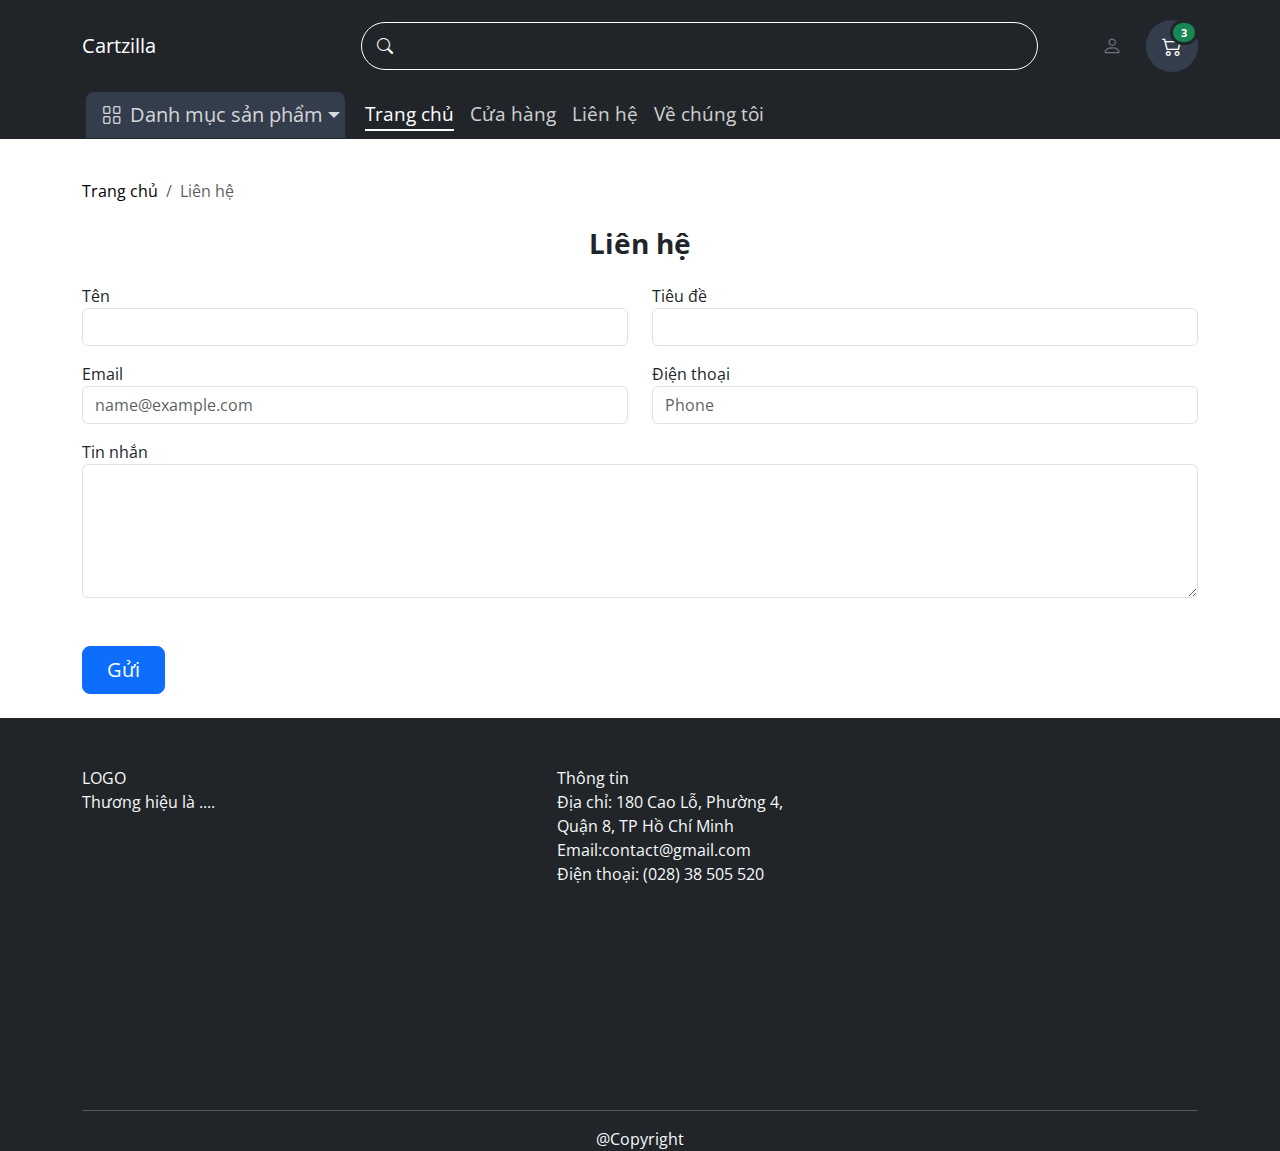
<file: contact.html>
<!DOCTYPE html>
<html lang="en">
  <head>
    <meta charset="UTF-8" />
    <meta name="viewport" content="width=device-width, initial-scale=1.0" />
    <title>Contact Us</title>
    <link
      href="https://cdn.jsdelivr.net/npm/bootstrap@5.2.3/dist/css/bootstrap.min.css"
      rel="stylesheet"
    />
    <link
      rel="stylesheet"
      href="https://cdn.jsdelivr.net/npm/bootstrap-icons@1.11.3/font/bootstrap-icons.min.css"
    />
    <link
      href="https://cdn.materialdesignicons.com/5.4.55/css/materialdesignicons.min.css"
      rel="stylesheet"
    />
    <link rel="stylesheet" href="./assets/css/styles.css" />
  </head>
  <body>
    <!-- Shopping cart offcanvas -->
    <div
      class="offcanvas offcanvas-end pb-sm-2 px-sm-2"
      id="shoppingCart"
      tabindex="-1"
      aria-labelledby="shoppingCartLabel"
      style="width: 500px"
      aria-modal="false"
      role="dialog"
    >
      <!-- Header -->
      <div class="offcanvas-header flex-column align-items-start py-3 pt-lg-4">
        <div
          class="d-flex align-items-center justify-content-between w-100 mb-3 mb-lg-4"
        >
          <h4 class="offcanvas-title" id="shoppingCartLabel">Shopping cart</h4>
          <button
            type="button"
            class="btn-close"
            data-bs-dismiss="offcanvas"
            aria-label="Close"
          ></button>
        </div>
      </div>

      <!-- Items -->
      <div class="offcanvas-body d-flex flex-column gap-4 pt-2">
        <!-- Item -->
        <div class="d-flex align-items-center">
          <a class="flex-shrink-0" href="shop-product-general-electronics.html">
            <img
              src="./assets/images/products/product-1.png"
              width="110"
              alt="iPhone 14"
            />
          </a>
          <div class="w-100 min-w-0 ps-2 ps-sm-3">
            <h5 class="d-flex animate-underline mb-2">
              <a
                class="d-block fs-sm fw-medium text-truncate animate-target"
                href="shop-product-general-electronics.html"
                >Apple iPhone 14 128GB White</a
              >
            </h5>
            <div class="h6 pb-1 mb-2">$899.00</div>
            <div class="d-flex align-items-center justify-content-between">
              <div class="count-input rounded-2">
                <button
                  type="button"
                  class="btn btn-icon btn-sm"
                  data-decrement=""
                  aria-label="Decrement quantity"
                >
                  <i class="bi bi-dash"></i>
                </button>
                <input
                  type="number"
                  class="form-control form-control-sm"
                  value="1"
                  readonly=""
                />
                <button
                  type="button"
                  class="btn btn-icon btn-sm"
                  data-increment=""
                  aria-label="Increment quantity"
                >
                  <i class="bi bi-plus"></i>
                </button>
              </div>
              <button
                type="button"
                class="btn-close fs-sm"
                data-bs-toggle="tooltip"
                data-bs-custom-class="tooltip-sm"
                data-bs-title="Remove"
                aria-label="Remove from cart"
              ></button>
            </div>
          </div>
        </div>

        <!-- Item -->
        <div class="d-flex align-items-center">
          <a
            class="position-relative flex-shrink-0"
            href="shop-product-general-electronics.html"
          >
            <img
              src="./assets/images/products/product-1.png"
              width="110"
              alt="iPad Pro"
            />
          </a>
          <div class="w-100 min-w-0 ps-2 ps-sm-3">
            <h5 class="d-flex animate-underline mb-2">
              <a
                class="d-block fs-sm fw-medium text-truncate animate-target"
                href="shop-product-general-electronics.html"
                >Tablet Apple iPad Pro M2</a
              >
            </h5>
            <div class="h6 pb-1 mb-2">$989.00</div>
            <div class="d-flex align-items-center justify-content-between">
              <div class="count-input rounded-2">
                <button
                  type="button"
                  class="btn btn-icon btn-sm"
                  data-decrement=""
                  aria-label="Decrement quantity"
                >
                  <i class="bi bi-dash"></i>
                </button>
                <input
                  type="number"
                  class="form-control form-control-sm"
                  value="1"
                  readonly=""
                />
                <button
                  type="button"
                  class="btn btn-icon btn-sm"
                  data-increment=""
                  aria-label="Increment quantity"
                >
                  <i class="bi bi-plus"></i>
                </button>
              </div>
              <button
                type="button"
                class="btn-close fs-sm"
                data-bs-toggle="tooltip"
                data-bs-custom-class="tooltip-sm"
                data-bs-title="Remove"
                aria-label="Remove from cart"
              ></button>
            </div>
          </div>
        </div>

        <!-- Item -->
        <div class="d-flex align-items-center">
          <a class="flex-shrink-0" href="shop-product-general-electronics.html">
            <img
              src="./assets/images/products/product-1.png"
              width="110"
              alt="Smart Watch"
            />
          </a>
          <div class="w-100 min-w-0 ps-2 ps-sm-3">
            <h5 class="d-flex animate-underline mb-2">
              <a
                class="d-block fs-sm fw-medium text-truncate animate-target"
                href="shop-product-general-electronics.html"
                >Smart Watch Series 7, White</a
              >
            </h5>
            <div class="h6 pb-1 mb-2">$429.00</div>
            <div class="d-flex align-items-center justify-content-between">
              <div class="count-input rounded-2">
                <button
                  type="button"
                  class="btn btn-icon btn-sm"
                  data-decrement=""
                  aria-label="Decrement quantity"
                >
                  <i class="bi bi-dash"></i>
                </button>
                <input
                  type="number"
                  class="form-control form-control-sm"
                  value="1"
                  readonly=""
                />
                <button
                  type="button"
                  class="btn btn-icon btn-sm"
                  data-increment=""
                  aria-label="Increment quantity"
                >
                  <i class="bi bi-plus"></i>
                </button>
              </div>
              <button
                type="button"
                class="btn-close fs-sm"
                data-bs-toggle="tooltip"
                data-bs-custom-class="tooltip-sm"
                data-bs-title="Remove"
                aria-label="Remove from cart"
              ></button>
            </div>
          </div>
        </div>
      </div>

      <!-- Footer -->
      <div class="offcanvas-header flex-column align-items-start">
        <div
          class="d-flex align-items-center justify-content-between w-100 mb-3 mb-md-4"
        >
          <span class="text-light-emphasis">Subtotal:</span>
          <span class="h6 mb-0">$2,317.00</span>
        </div>
        <div class="d-flex w-100 gap-3">
          <a class="btn btn-lg btn-secondary w-100" href="cart-detail.html"
            >View cart</a
          >
          <a
            class="btn btn-lg btn-primary w-100"
            href="checkout-v1-delivery-1.html"
            >Checkout</a
          >
        </div>
      </div>
    </div>
    <!-- Navigation bar (Page header) -->
    <header
      class="navbar navbar-expand-lg navbar-dark bg-dark d-block z-fixed z-3 p-0 header-top user-select-none"
    >
      <div class="container d-block py-1 py-lg-3 bg-dark">
        <div class="navbar-stuck-hide pt-1"></div>
        <div class="row flex-wrap align-items-center g-0">
          <div class="col col-lg-3 d-flex align-items-center">
            <button
              type="button"
              class="navbar-toggler me-2 me-lg-0"
              data-bs-toggle="offcanvas"
              data-bs-target="#navbarNav"
              aria-controls="navbarNav"
              aria-label="Toggle navigation"
            >
              <i class="bi bi-list"></i>
            </button>
            <a href="index.html" class="navbar-brand me-0"> Cartzilla </a>
          </div>
          <div
            class="col col-lg-9 d-flex align-items-center justify-content-end"
          >
            <!-- Search visible on screens > 991px wide (lg breakpoint) -->
            <div
              class="position-relative flex-fill d-none d-lg-block pe-4 pe-xl-5"
            >
              <i
                class="bi bi-search position-absolute top-50 translate-middle-y d-flex fs-lg text-white ms-3"
              ></i>
              <input
                type="search"
                class="form-control form-control-lg form-icon-start border-white rounded-pill"
                placeholder="Search the products"
              />
            </div>
            <div class="d-flex align-items-center">
              <!-- Navbar stuck nav toggler -->
              <button
                type="button"
                class="navbar-toggler d-none navbar-stuck-show me-3"
                data-bs-toggle="collapse"
                data-bs-target="#stuckNav"
                aria-controls="stuckNav"
                aria-expanded="false"
                aria-label="Toggle navigation in navbar stuck state"
              >
                <span class="navbar-toggler-icon"></span>
              </button>

              <!-- Search toggle button visible on screens < 992px wide (lg breakpoint) -->
              <button
                type="button"
                class="btn btn-icon btn-lg fs-xl btn-outline-secondary border-0 rounded-circle animate-shake d-lg-none p-3"
                data-bs-toggle="collapse"
                data-bs-target="#searchBar"
                aria-expanded="false"
                aria-controls="searchBar"
                aria-label="Toggle search bar"
              >
                <i class="bi bi-search"></i>
              </button>

              <!-- Account button visible on screens > 768px wide (md breakpoint) -->
              <a
                class="btn btn-icon btn-lg fs-lg btn-outline-secondary border-0 rounded-circle animate-shake d-none d-md-inline-flex"
                href="account-signin.html"
              >
                <i class="bi bi-person"></i>
                <span class="visually-hidden">Account</span>
              </a>

              <!-- Cart button -->
              <button
                type="button"
                class="btn btn-icon btn-lg btn-secondary position-relative rounded-circle ms-2 p-3"
                data-bs-toggle="offcanvas"
                data-bs-target="#shoppingCart"
                aria-controls="shoppingCart"
                aria-label="Shopping cart"
              >
                <span
                  class="position-absolute top-0 ms-2 badge text-bg-success border border-3 border-dark rounded-pill px-2 py-1"
                  style="font-size: 0.7rem"
                  >3</span
                >
                <span
                  class="top-0 start-0 d-flex align-items-center justify-content-center w-100 h-100 rounded-circle animate-slide-end fs-lg"
                >
                  <i class="bi bi-cart2"></i>
                </span>
              </button>
            </div>
          </div>
        </div>
        <div class="navbar-stuck-hide pb-1"></div>
      </div>
      <div
        class="position-absolute top-100 z-2 w-100 bg-dark d-lg-none collapse"
        id="searchBar"
      >
        <div class="container position-relative my-3">
          <i
            class="bi bi-search position-absolute top-50 translate-middle-y d-flex fs-lg text-white ms-3"
          ></i>
          <input
            type="search"
            class="form-control form-icon-start border-white rounded-pill"
            placeholder="Search the products"
            data-autofocus="collapse"
          />
        </div>
      </div>
      <div class="collapse navbar-stuck-hide" id="stuckNav">
        <nav
          class="offcanvas offcanvas-start"
          id="navbarNav"
          tabindex="-1"
          aria-labelledby="navbarNavLabel"
          style="width: 350px"
        >
          <div class="offcanvas-header py-3">
            <h5 class="offcanvas-title" id="navbarNavLabel">Menu</h5>
            <button
              type="button"
              class="btn-close"
              data-bs-dismiss="offcanvas"
              aria-label="Close"
            ></button>
          </div>
          <div class="offcanvas-body py-3 py-lg-0">
            <div class="container px-0 px-lg-3">
              <div class="row">
                <!-- Categories mega menu -->
                <div class="col-lg-3">
                  <div class="navbar-nav">
                    <div class="dropdown w-100">
                      <!-- Buttton visible on screens > 991px wide (lg breakpoint) -->
                      <div
                        class="cursor-pointer d-none d-lg-block show"
                        data-bs-toggle="dropdown"
                        data-bs-trigger="hover"
                        aria-expanded="true"
                      >
                        <button
                          type="button"
                          class="btn btn-lg btn-secondary dropdown-toggle w-100 rounded-bottom-0 justify-content-start pe-none"
                        >
                          <i class="bi bi-grid"></i>
                          <span class="ms-2 me-auto">Danh mục sản phẩm</span>
                        </button>
                      </div>

                      <!-- Buttton visible on screens < 992px wide (lg breakpoint) -->
                      <button
                        type="button"
                        class="btn btn-lg btn-secondary dropdown-toggle w-100 justify-content-start d-lg-none mb-2"
                        data-bs-toggle="dropdown"
                        data-bs-auto-close="outside"
                      >
                        <i class="bi bi-grid"></i>
                        <span class="ms-2 me-auto">Danh mục sản phẩm</span>
                      </button>

                      <!-- Mega menu -->
                      <ul
                        class="dropdown-menu dropdown-menu-static w-100 rounded-top-0 rounded-bottom-4 py-1 p-lg-1"
                      >
                        <li class="d-lg-none pt-2">
                          <a
                            class="dropdown-item fw-medium"
                            href="shop-categories-electronics.html"
                          >
                            All Categories
                          </a>
                        </li>
                        <li class="dropend position-static">
                          <div
                            class="position-relative rounded pt-2 pb-1 px-lg-2"
                            data-bs-toggle="dropdown"
                            data-bs-trigger="hover"
                          >
                            <a
                              class="dropdown-item fw-medium stretched-link d-none d-lg-flex"
                              href="shop-catalog-electronics.html"
                            >
                              <span class="text-truncate"
                                >Computers &amp; Accessories</span
                              >
                            </a>
                            <div
                              class="dropdown-item fw-medium text-wrap stretched-link d-lg-none"
                            >
                              Computers &amp; Accessories
                            </div>
                          </div>
                        </li>
                        <li class="dropend position-static">
                          <div
                            class="position-relative rounded pt-2 pb-1 px-lg-2"
                            data-bs-toggle="dropdown"
                            data-bs-trigger="hover"
                          >
                            <a
                              class="dropdown-item fw-medium stretched-link d-none d-lg-flex"
                              href="shop-catalog-electronics.html"
                            >
                              <span class="text-truncate"
                                >Computers &amp; Accessories</span
                              >
                            </a>
                            <div
                              class="dropdown-item fw-medium text-wrap stretched-link d-lg-none"
                            >
                              Computers &amp; Accessories
                            </div>
                          </div>
                        </li>
                        <li class="dropend position-static">
                          <div
                            class="position-relative rounded pt-2 pb-1 px-lg-2"
                            data-bs-toggle="dropdown"
                            data-bs-trigger="hover"
                          >
                            <a
                              class="dropdown-item fw-medium stretched-link d-none d-lg-flex"
                              href="shop-catalog-electronics.html"
                            >
                              <span class="text-truncate"
                                >Computers &amp; Accessories</span
                              >
                            </a>
                            <div
                              class="dropdown-item fw-medium text-wrap stretched-link d-lg-none"
                            >
                              Computers &amp; Accessories
                            </div>
                          </div>
                        </li>
                      </ul>
                    </div>
                  </div>
                </div>

                <!-- Navbar nav -->
                <div class="col-lg-9 d-lg-flex pt-3 pt-lg-0 ps-lg-0">
                  <ul class="navbar-nav position-relative">
                    <li class="nav-item dropdown me-lg-n1 me-xl-0">
                      <a class="nav-link active" href="#">Trang chủ</a>
                    </li>
                    <li
                      class="nav-item dropdown position-static me-lg-n1 me-xl-0"
                    >
                      <a class="nav-link" href="shop.html">Cửa hàng</a>
                    </li>
                    <li class="nav-item dropdown me-lg-n1 me-xl-0">
                      <a class="nav-link" href="contact.html">Liên hệ</a>
                    </li>
                    <li class="nav-item dropdown me-lg-n1 me-xl-0">
                      <a class="nav-link" href="about.html">Về chúng tôi</a>
                    </li>
                  </ul>
                </div>
              </div>
            </div>
          </div>
          <div class="offcanvas-header border-top px-0 py-3 mt-3 d-md-none">
            <div class="nav nav-justified w-100">
              <a class="nav-link border-end" href="account-signin.html">
                <i class="bi bi-person"></i>
                Đăng nhập
              </a>
              <a class="nav-link" href="account-wishlist.html">
                <i class="bi bi-person-add"></i>
                Đăng kí
              </a>
            </div>
          </div>
        </nav>
      </div>
    </header>
    <main class="content-wrapper">
      <nav class="container pt-3 my-3 my-md-4" aria-label="breadcrumb">
        <ol class="breadcrumb">
          <li class="breadcrumb-item"><a href="index.html">Trang chủ</a></li>
          <li class="breadcrumb-item active" aria-current="page">Liên hệ</li>
        </ol>
      </nav>
      <h1 class="h3 container mb-4 text-center">Liên hệ</h1>
      <div class="container">
        <form id="contact_form" name="contact_form" method="post">
          <div class="row row-cols-1 row-cols-lg-2">
            <div class="col mb-3">
              <label>Tên</label>
              <input
                type="text"
                required
                maxlength="50"
                class="form-control"
                id="first_name"
                name="first_name"
              />
            </div>
            <div class="col mb-3">
              <label>Tiêu đề</label>
              <input
                type="text"
                required
                maxlength="50"
                class="form-control"
                id="last_name"
                name="last_name"
              />
            </div>
          </div>
          <div class="row row-cols-1 row-cols-lg-2">
            <div class="col mb-3">
              <label for="email_addr">Email</label>
              <input
                type="email"
                required
                maxlength="50"
                class="form-control"
                id="email_addr"
                name="email"
                placeholder="name@example.com"
              />
            </div>
            <div class="col mb-3">
              <label for="phone_input">Điện thoại</label>
              <input
                type="tel"
                required
                maxlength="50"
                class="form-control"
                id="phone_input"
                name="Phone"
                placeholder="Phone"
              />
            </div>
          </div>
          <div class="mb-5">
            <label for="message">Tin nhắn</label>
            <textarea
              class="form-control"
              id="message"
              name="message"
              rows="5"
            ></textarea>
          </div>
          <button type="submit" class="btn btn-primary px-4 btn-lg">Gửi</button>
        </form>
      </div>
    </main>
    <footer class="footer bg-dark text-light">
      <div class="footer-top">
        <div class="container pt-5 mt-1 mt-sm-3 mt-lg-4">
          <div class="row">
            <div class="col-lg-5 col-md-12 col-sm-12 col-12">
              <div class="footer-single-widget">
                <div class="widget-title">
                  <div class="footer-logo">
                    <a class="text-light" href="#"> LOGO </a>
                  </div>
                </div>
                <div class="widget-body">Thương hiệu là ....</div>
              </div>
            </div>
            <div class="col-lg-3 col-md-12 col-sm-12 col-12">
              <div class="footer-single-widget">
                <div class="widget-title">Thông tin</div>
                <div class="widget-body">
                  <div class="footer-useful-link">
                    <ul class="contact-list">
                      <li class="contact-item">
                        Địa chỉ: 180 Cao Lỗ, Phường 4, Quận 8, TP Hồ Chí Minh
                      </li>
                      <li class="contact-item">Email:contact@gmail.com</li>
                      <li class="contact-item">Điện thoại: (028) 38 505 520</li>
                    </ul>
                  </div>
                </div>
              </div>
            </div>
            <div class="col-lg-4 col-md-12 col-sm-12 col-12">
              <iframe
                src="https://www.google.com/maps/embed?pb=!1m18!1m12!1m3!1d6592.4985499755685!2d106.6789931371774!3d10.74041089759156!2m3!1f0!2f0!3f0!3m2!1i1024!2i768!4f13.1!3m3!1m2!1s0x31752f62a90e5dbd%3A0x674d5126513db295!2zVHLGsOG7nW5nIMSQ4bqhaSBo4buNYyBDw7RuZyBuZ2jhu4cgU8OgaSBHw7Ju!5e0!3m2!1svi!2s!4v1714125058390!5m2!1svi!2s"
                width="100%"
                height="250"
                style="border: 0"
                allowfullscreen=""
                loading="lazy"
                referrerpolicy="no-referrer-when-downgrade"
              ></iframe>
            </div>
          </div>
        </div>
      </div>
      <div class="footer-bottom">
        <div class="container pt-5 mt-1 mt-sm-3 mt-lg-4">
          <div class="row">
            <div class="col-12">
              <hr />
              <div class="footer-copyright text-center">@Copyright</div>
            </div>
          </div>
        </div>
      </div>
      <div class="back-to-top"><i class="bi bi-arrow-up"></i></div>
    </footer>
    <script
      src="https://cdnjs.cloudflare.com/ajax/libs/jquery/3.7.1/jquery.min.js"
      integrity="sha512-v2CJ7UaYy4JwqLDIrZUI/4hqeoQieOmAZNXBeQyjo21dadnwR+8ZaIJVT8EE2iyI61OV8e6M8PP2/4hpQINQ/g=="
      crossorigin="anonymous"
      referrerpolicy="no-referrer"
    ></script>
    <script
      src="https://cdn.jsdelivr.net/npm/@popperjs/core@2.11.6/dist/umd/popper.min.js"
      integrity="sha384-oBqDVmMz9ATKxIep9tiCxS/Z9fNfEXiDAYTujMAeBAsjFuCZSmKbSSUnQlmh/jp3"
      crossorigin="anonymous"
    ></script>
    <script
      src="https://cdn.jsdelivr.net/npm/bootstrap@5.2.3/dist/js/bootstrap.min.js"
      integrity="sha384-cuYeSxntonz0PPNlHhBs68uyIAVpIIOZZ5JqeqvYYIcEL727kskC66kF92t6Xl2V"
      crossorigin="anonymous"
    ></script>
    <script src="./assets/js/main.js"></script>
  </body>
</html>
</file>
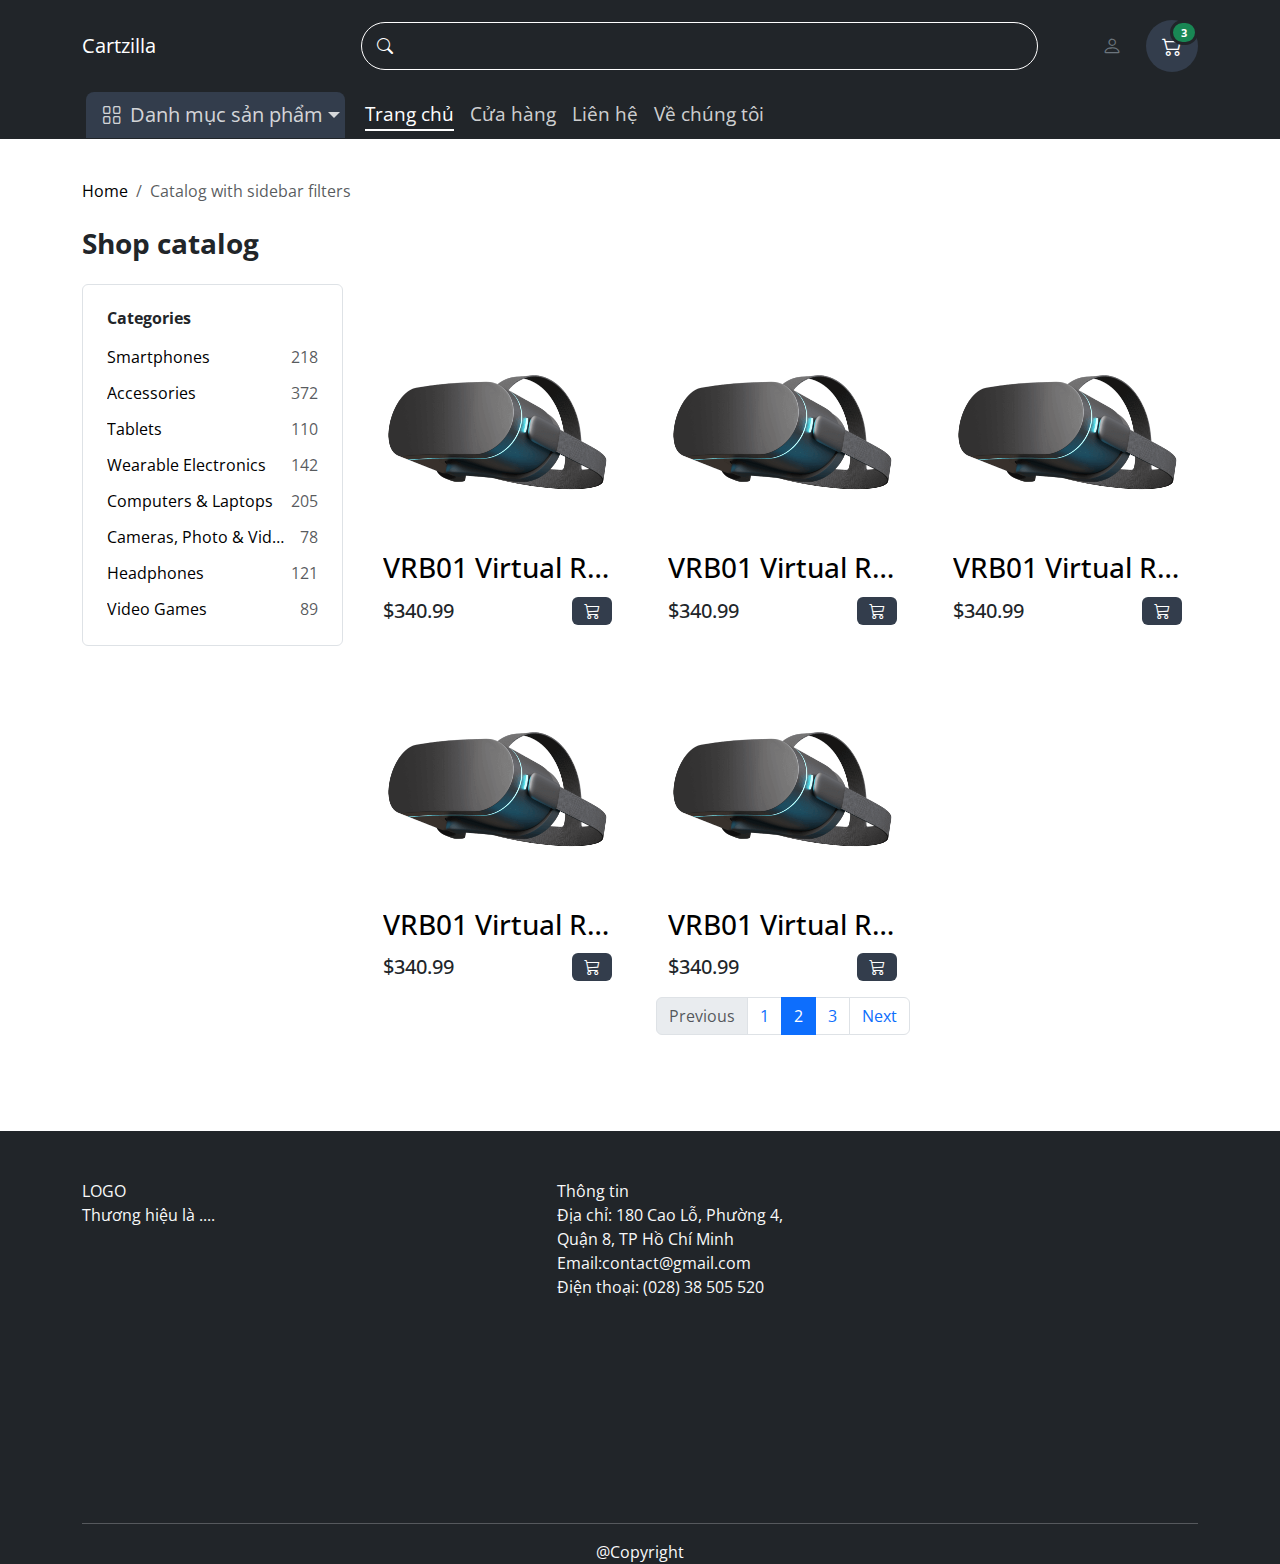
<file: shop.html>
<!DOCTYPE html>
<html lang="en">
  <head>
    <meta charset="UTF-8" />
    <meta name="viewport" content="width=device-width, initial-scale=1.0" />
    <title>Shop</title>
    <link
      href="https://cdn.jsdelivr.net/npm/bootstrap@5.2.3/dist/css/bootstrap.min.css"
      rel="stylesheet"
    />
    <link
      rel="stylesheet"
      href="https://cdn.jsdelivr.net/npm/bootstrap-icons@1.11.3/font/bootstrap-icons.min.css"
    />
    <link
      href="https://cdn.materialdesignicons.com/5.4.55/css/materialdesignicons.min.css"
      rel="stylesheet"
    />
    <link rel="stylesheet" href="./assets/css/styles.css" />
  </head>
  <body>
    <!-- Shopping cart offcanvas -->
    <div
      class="offcanvas offcanvas-end pb-sm-2 px-sm-2"
      id="shoppingCart"
      tabindex="-1"
      aria-labelledby="shoppingCartLabel"
      style="width: 500px"
      aria-modal="false"
      role="dialog"
    >
      <!-- Header -->
      <div class="offcanvas-header flex-column align-items-start py-3 pt-lg-4">
        <div
          class="d-flex align-items-center justify-content-between w-100 mb-3 mb-lg-4"
        >
          <h4 class="offcanvas-title" id="shoppingCartLabel">Shopping cart</h4>
          <button
            type="button"
            class="btn-close"
            data-bs-dismiss="offcanvas"
            aria-label="Close"
          ></button>
        </div>
      </div>

      <!-- Items -->
      <div class="offcanvas-body d-flex flex-column gap-4 pt-2">
        <!-- Item -->
        <div class="d-flex align-items-center">
          <a class="flex-shrink-0" href="shop-product-general-electronics.html">
            <img
              src="./assets/images/products/product-1.png"
              width="110"
              alt="iPhone 14"
            />
          </a>
          <div class="w-100 min-w-0 ps-2 ps-sm-3">
            <h5 class="d-flex animate-underline mb-2">
              <a
                class="d-block fs-sm fw-medium text-truncate animate-target"
                href="shop-product-general-electronics.html"
                >Apple iPhone 14 128GB White</a
              >
            </h5>
            <div class="h6 pb-1 mb-2">$899.00</div>
            <div class="d-flex align-items-center justify-content-between">
              <div class="count-input rounded-2">
                <button
                  type="button"
                  class="btn btn-icon btn-sm"
                  data-decrement=""
                  aria-label="Decrement quantity"
                >
                  <i class="bi bi-dash"></i>
                </button>
                <input
                  type="number"
                  class="form-control form-control-sm"
                  value="1"
                  readonly=""
                />
                <button
                  type="button"
                  class="btn btn-icon btn-sm"
                  data-increment=""
                  aria-label="Increment quantity"
                >
                  <i class="bi bi-plus"></i>
                </button>
              </div>
              <button
                type="button"
                class="btn-close fs-sm"
                data-bs-toggle="tooltip"
                data-bs-custom-class="tooltip-sm"
                data-bs-title="Remove"
                aria-label="Remove from cart"
              ></button>
            </div>
          </div>
        </div>

        <!-- Item -->
        <div class="d-flex align-items-center">
          <a
            class="position-relative flex-shrink-0"
            href="shop-product-general-electronics.html"
          >
            <img
              src="./assets/images/products/product-1.png"
              width="110"
              alt="iPad Pro"
            />
          </a>
          <div class="w-100 min-w-0 ps-2 ps-sm-3">
            <h5 class="d-flex animate-underline mb-2">
              <a
                class="d-block fs-sm fw-medium text-truncate animate-target"
                href="shop-product-general-electronics.html"
                >Tablet Apple iPad Pro M2</a
              >
            </h5>
            <div class="h6 pb-1 mb-2">$989.00</div>
            <div class="d-flex align-items-center justify-content-between">
              <div class="count-input rounded-2">
                <button
                  type="button"
                  class="btn btn-icon btn-sm"
                  data-decrement=""
                  aria-label="Decrement quantity"
                >
                  <i class="bi bi-dash"></i>
                </button>
                <input
                  type="number"
                  class="form-control form-control-sm"
                  value="1"
                  readonly=""
                />
                <button
                  type="button"
                  class="btn btn-icon btn-sm"
                  data-increment=""
                  aria-label="Increment quantity"
                >
                  <i class="bi bi-plus"></i>
                </button>
              </div>
              <button
                type="button"
                class="btn-close fs-sm"
                data-bs-toggle="tooltip"
                data-bs-custom-class="tooltip-sm"
                data-bs-title="Remove"
                aria-label="Remove from cart"
              ></button>
            </div>
          </div>
        </div>

        <!-- Item -->
        <div class="d-flex align-items-center">
          <a class="flex-shrink-0" href="shop-product-general-electronics.html">
            <img
              src="./assets/images/products/product-1.png"
              width="110"
              alt="Smart Watch"
            />
          </a>
          <div class="w-100 min-w-0 ps-2 ps-sm-3">
            <h5 class="d-flex animate-underline mb-2">
              <a
                class="d-block fs-sm fw-medium text-truncate animate-target"
                href="shop-product-general-electronics.html"
                >Smart Watch Series 7, White</a
              >
            </h5>
            <div class="h6 pb-1 mb-2">$429.00</div>
            <div class="d-flex align-items-center justify-content-between">
              <div class="count-input rounded-2">
                <button
                  type="button"
                  class="btn btn-icon btn-sm"
                  data-decrement=""
                  aria-label="Decrement quantity"
                >
                  <i class="bi bi-dash"></i>
                </button>
                <input
                  type="number"
                  class="form-control form-control-sm"
                  value="1"
                  readonly=""
                />
                <button
                  type="button"
                  class="btn btn-icon btn-sm"
                  data-increment=""
                  aria-label="Increment quantity"
                >
                  <i class="bi bi-plus"></i>
                </button>
              </div>
              <button
                type="button"
                class="btn-close fs-sm"
                data-bs-toggle="tooltip"
                data-bs-custom-class="tooltip-sm"
                data-bs-title="Remove"
                aria-label="Remove from cart"
              ></button>
            </div>
          </div>
        </div>
      </div>

      <!-- Footer -->
      <div class="offcanvas-header flex-column align-items-start">
        <div
          class="d-flex align-items-center justify-content-between w-100 mb-3 mb-md-4"
        >
          <span class="text-light-emphasis">Subtotal:</span>
          <span class="h6 mb-0">$2,317.00</span>
        </div>
        <div class="d-flex w-100 gap-3">
          <a class="btn btn-lg btn-secondary w-100" href="cart-detail.html"
            >View cart</a
          >
          <a
            class="btn btn-lg btn-primary w-100"
            href="checkout-v1-delivery-1.html"
            >Checkout</a
          >
        </div>
      </div>
    </div>
    <!-- Navigation bar (Page header) -->
    <header
      class="navbar navbar-expand-lg navbar-dark bg-dark d-block z-fixed z-3 p-0 header-top user-select-none"
    >
      <div class="container d-block py-1 py-lg-3 bg-dark">
        <div class="navbar-stuck-hide pt-1"></div>
        <div class="row flex-wrap align-items-center g-0">
          <div class="col col-lg-3 d-flex align-items-center">
            <button
              type="button"
              class="navbar-toggler me-2 me-lg-0"
              data-bs-toggle="offcanvas"
              data-bs-target="#navbarNav"
              aria-controls="navbarNav"
              aria-label="Toggle navigation"
            >
              <i class="bi bi-list"></i>
            </button>
            <a href="index.html" class="navbar-brand me-0"> Cartzilla </a>
          </div>
          <div
            class="col col-lg-9 d-flex align-items-center justify-content-end"
          >
            <!-- Search visible on screens > 991px wide (lg breakpoint) -->
            <div
              class="position-relative flex-fill d-none d-lg-block pe-4 pe-xl-5"
            >
              <i
                class="bi bi-search position-absolute top-50 translate-middle-y d-flex fs-lg text-white ms-3"
              ></i>
              <input
                type="search"
                class="form-control form-control-lg form-icon-start border-white rounded-pill"
                placeholder="Search the products"
              />
            </div>
            <div class="d-flex align-items-center">
              <!-- Navbar stuck nav toggler -->
              <button
                type="button"
                class="navbar-toggler d-none navbar-stuck-show me-3"
                data-bs-toggle="collapse"
                data-bs-target="#stuckNav"
                aria-controls="stuckNav"
                aria-expanded="false"
                aria-label="Toggle navigation in navbar stuck state"
              >
                <span class="navbar-toggler-icon"></span>
              </button>

              <!-- Search toggle button visible on screens < 992px wide (lg breakpoint) -->
              <button
                type="button"
                class="btn btn-icon btn-lg fs-xl btn-outline-secondary border-0 rounded-circle animate-shake d-lg-none p-3"
                data-bs-toggle="collapse"
                data-bs-target="#searchBar"
                aria-expanded="false"
                aria-controls="searchBar"
                aria-label="Toggle search bar"
              >
                <i class="bi bi-search"></i>
              </button>

              <!-- Account button visible on screens > 768px wide (md breakpoint) -->
              <a
                class="btn btn-icon btn-lg fs-lg btn-outline-secondary border-0 rounded-circle animate-shake d-none d-md-inline-flex"
                href="account-signin.html"
              >
                <i class="bi bi-person"></i>
                <span class="visually-hidden">Account</span>
              </a>

              <!-- Cart button -->
              <button
                type="button"
                class="btn btn-icon btn-lg btn-secondary position-relative rounded-circle ms-2 p-3"
                data-bs-toggle="offcanvas"
                data-bs-target="#shoppingCart"
                aria-controls="shoppingCart"
                aria-label="Shopping cart"
              >
                <span
                  class="position-absolute top-0 ms-2 badge text-bg-success border border-3 border-dark rounded-pill px-2 py-1"
                  style="font-size: 0.7rem"
                  >3</span
                >
                <span
                  class="top-0 start-0 d-flex align-items-center justify-content-center w-100 h-100 rounded-circle animate-slide-end fs-lg"
                >
                  <i class="bi bi-cart2"></i>
                </span>
              </button>
            </div>
          </div>
        </div>
        <div class="navbar-stuck-hide pb-1"></div>
      </div>
      <div
        class="position-absolute top-100 z-2 w-100 bg-dark d-lg-none collapse"
        id="searchBar"
      >
        <div class="container position-relative my-3">
          <i
            class="bi bi-search position-absolute top-50 translate-middle-y d-flex fs-lg text-white ms-3"
          ></i>
          <input
            type="search"
            class="form-control form-icon-start border-white rounded-pill"
            placeholder="Search the products"
            data-autofocus="collapse"
          />
        </div>
      </div>
      <div class="collapse navbar-stuck-hide" id="stuckNav">
        <nav
          class="offcanvas offcanvas-start"
          id="navbarNav"
          tabindex="-1"
          aria-labelledby="navbarNavLabel"
          style="width: 350px"
        >
          <div class="offcanvas-header py-3">
            <h5 class="offcanvas-title" id="navbarNavLabel">Menu</h5>
            <button
              type="button"
              class="btn-close"
              data-bs-dismiss="offcanvas"
              aria-label="Close"
            ></button>
          </div>
          <div class="offcanvas-body py-3 py-lg-0">
            <div class="container px-0 px-lg-3">
              <div class="row">
                <!-- Categories mega menu -->
                <div class="col-lg-3">
                  <div class="navbar-nav">
                    <div class="dropdown w-100">
                      <!-- Buttton visible on screens > 991px wide (lg breakpoint) -->
                      <div
                        class="cursor-pointer d-none d-lg-block show"
                        data-bs-toggle="dropdown"
                        data-bs-trigger="hover"
                        aria-expanded="true"
                      >
                        <button
                          type="button"
                          class="btn btn-lg btn-secondary dropdown-toggle w-100 rounded-bottom-0 justify-content-start pe-none"
                        >
                          <i class="bi bi-grid"></i>
                          <span class="ms-2 me-auto">Danh mục sản phẩm</span>
                        </button>
                      </div>

                      <!-- Buttton visible on screens < 992px wide (lg breakpoint) -->
                      <button
                        type="button"
                        class="btn btn-lg btn-secondary dropdown-toggle w-100 justify-content-start d-lg-none mb-2"
                        data-bs-toggle="dropdown"
                        data-bs-auto-close="outside"
                      >
                        <i class="bi bi-grid"></i>
                        <span class="ms-2 me-auto">Danh mục sản phẩm</span>
                      </button>

                      <!-- Mega menu -->
                      <ul
                        class="dropdown-menu dropdown-menu-static w-100 rounded-top-0 rounded-bottom-4 py-1 p-lg-1"
                      >
                        <li class="d-lg-none pt-2">
                          <a
                            class="dropdown-item fw-medium"
                            href="shop-categories-electronics.html"
                          >
                            All Categories
                          </a>
                        </li>
                        <li class="dropend position-static">
                          <div
                            class="position-relative rounded pt-2 pb-1 px-lg-2"
                            data-bs-toggle="dropdown"
                            data-bs-trigger="hover"
                          >
                            <a
                              class="dropdown-item fw-medium stretched-link d-none d-lg-flex"
                              href="shop-catalog-electronics.html"
                            >
                              <span class="text-truncate"
                                >Computers &amp; Accessories</span
                              >
                            </a>
                            <div
                              class="dropdown-item fw-medium text-wrap stretched-link d-lg-none"
                            >
                              Computers &amp; Accessories
                            </div>
                          </div>
                        </li>
                        <li class="dropend position-static">
                          <div
                            class="position-relative rounded pt-2 pb-1 px-lg-2"
                            data-bs-toggle="dropdown"
                            data-bs-trigger="hover"
                          >
                            <a
                              class="dropdown-item fw-medium stretched-link d-none d-lg-flex"
                              href="shop-catalog-electronics.html"
                            >
                              <span class="text-truncate"
                                >Computers &amp; Accessories</span
                              >
                            </a>
                            <div
                              class="dropdown-item fw-medium text-wrap stretched-link d-lg-none"
                            >
                              Computers &amp; Accessories
                            </div>
                          </div>
                        </li>
                        <li class="dropend position-static">
                          <div
                            class="position-relative rounded pt-2 pb-1 px-lg-2"
                            data-bs-toggle="dropdown"
                            data-bs-trigger="hover"
                          >
                            <a
                              class="dropdown-item fw-medium stretched-link d-none d-lg-flex"
                              href="shop-catalog-electronics.html"
                            >
                              <span class="text-truncate"
                                >Computers &amp; Accessories</span
                              >
                            </a>
                            <div
                              class="dropdown-item fw-medium text-wrap stretched-link d-lg-none"
                            >
                              Computers &amp; Accessories
                            </div>
                          </div>
                        </li>
                      </ul>
                    </div>
                  </div>
                </div>

                <!-- Navbar nav -->
                <div class="col-lg-9 d-lg-flex pt-3 pt-lg-0 ps-lg-0">
                  <ul class="navbar-nav position-relative">
                    <li class="nav-item dropdown me-lg-n1 me-xl-0">
                      <a class="nav-link active" href="#">Trang chủ</a>
                    </li>
                    <li
                      class="nav-item dropdown position-static me-lg-n1 me-xl-0"
                    >
                      <a class="nav-link" href="shop.html">Cửa hàng</a>
                    </li>
                    <li class="nav-item dropdown me-lg-n1 me-xl-0">
                      <a class="nav-link" href="contact.html">Liên hệ</a>
                    </li>
                    <li class="nav-item dropdown me-lg-n1 me-xl-0">
                      <a class="nav-link" href="about.html">Về chúng tôi</a>
                    </li>
                  </ul>
                </div>
              </div>
            </div>
          </div>
          <div class="offcanvas-header border-top px-0 py-3 mt-3 d-md-none">
            <div class="nav nav-justified w-100">
              <a class="nav-link border-end" href="account-signin.html">
                <i class="bi bi-person"></i>
                Đăng nhập
              </a>
              <a class="nav-link" href="account-wishlist.html">
                <i class="bi bi-person-add"></i>
                Đăng kí
              </a>
            </div>
          </div>
        </nav>
      </div>
    </header>
    <main class="content-wrapper">
      <nav class="container pt-3 my-3 my-md-4" aria-label="breadcrumb">
        <ol class="breadcrumb">
          <li class="breadcrumb-item"><a href="index.html">Home</a></li>
          <li class="breadcrumb-item active" aria-current="page">
            Catalog with sidebar filters
          </li>
        </ol>
      </nav>
      <h1 class="h3 container mb-4">Shop catalog</h1>
      <section class="container pb-5 mb-sm-2 mb-md-3 mb-lg-4 mb-xl-5">
        <div class="row">
          <aside class="col-lg-3 col-12">
            <div class="w-100 border rounded p-3 p-xl-4 mb-3 mb-xl-4">
              <h4 class="h6 mb-2">Categories</h4>
              <ul class="list-unstyled d-block m-0">
                <li class="nav d-block pt-2 mt-1">
                  <a class="nav-link animate-underline fw-normal p-0" href="#!">
                    <span class="animate-target text-truncate me-3"
                      >Smartphones</span
                    >
                    <span class="text-body-secondary fs-xs ms-auto">218</span>
                  </a>
                </li>
                <li class="nav d-block pt-2 mt-1">
                  <a class="nav-link animate-underline fw-normal p-0" href="#!">
                    <span class="animate-target text-truncate me-3"
                      >Accessories</span
                    >
                    <span class="text-body-secondary fs-xs ms-auto">372</span>
                  </a>
                </li>
                <li class="nav d-block pt-2 mt-1">
                  <a class="nav-link animate-underline fw-normal p-0" href="#!">
                    <span class="animate-target text-truncate me-3"
                      >Tablets</span
                    >
                    <span class="text-body-secondary fs-xs ms-auto">110</span>
                  </a>
                </li>
                <li class="nav d-block pt-2 mt-1">
                  <a class="nav-link animate-underline fw-normal p-0" href="#!">
                    <span class="animate-target text-truncate me-3"
                      >Wearable Electronics</span
                    >
                    <span class="text-body-secondary fs-xs ms-auto">142</span>
                  </a>
                </li>
                <li class="nav d-block pt-2 mt-1">
                  <a class="nav-link animate-underline fw-normal p-0" href="#!">
                    <span class="animate-target text-truncate me-3"
                      >Computers &amp; Laptops</span
                    >
                    <span class="text-body-secondary fs-xs ms-auto">205</span>
                  </a>
                </li>
                <li class="nav d-block pt-2 mt-1">
                  <a class="nav-link animate-underline fw-normal p-0" href="#!">
                    <span class="animate-target text-truncate me-3"
                      >Cameras, Photo &amp; Video</span
                    >
                    <span class="text-body-secondary fs-xs ms-auto">78</span>
                  </a>
                </li>
                <li class="nav d-block pt-2 mt-1">
                  <a class="nav-link animate-underline fw-normal p-0" href="#!">
                    <span class="animate-target text-truncate me-3"
                      >Headphones</span
                    >
                    <span class="text-body-secondary fs-xs ms-auto">121</span>
                  </a>
                </li>
                <li class="nav d-block pt-2 mt-1">
                  <a class="nav-link animate-underline fw-normal p-0" href="#!">
                    <span class="animate-target text-truncate me-3"
                      >Video Games</span
                    >
                    <span class="text-body-secondary fs-xs ms-auto">89</span>
                  </a>
                </li>
              </ul>
            </div>
          </aside>
          <div class="col-lg-9 col-12">
            <!-- Product grid -->
            <div class="row row-cols-2 row-cols-md-2 row-cols-lg-3 g-4 pt-4">
              <!-- Item -->
              <div class="col">
                <div
                  class="product-card animate-underline hover-effect-opacity bg-body rounded"
                >
                  <div class="position-relative">
                    <a
                      class="d-block rounded-top overflow-hidden"
                      href="shop-product-general-electronics.html"
                    >
                      <div class="product-card-image">
                        <img
                          src="./assets/images/products/product-1.png"
                          alt="VR Glasses"
                        />
                      </div>
                    </a>
                  </div>
                  <div class="w-100 min-w-0 px-1 pb-2 px-sm-3 pb-sm-3">
                    <h3 class="pb-1 mb-2">
                      <a
                        class="d-block fs-sm fw-medium text-truncate"
                        href="shop-product-general-electronics.html"
                      >
                        <span class="animate-target"
                          >VRB01 Virtual Reality Glasses</span
                        >
                      </a>
                    </h3>
                    <div
                      class="d-flex align-items-center justify-content-between"
                    >
                      <div class="h5 lh-1 mb-0">$340.99</div>
                      <button
                        type="button"
                        class="product-card-button btn btn-icon btn-secondary animate-slide-end ms-2"
                        aria-label="Add to Cart"
                      >
                        <i class="bi bi-cart3"></i>
                      </button>
                    </div>
                  </div>
                </div>
              </div>
              <!-- Item -->
              <div class="col">
                <div
                  class="product-card animate-underline hover-effect-opacity bg-body rounded"
                >
                  <div class="position-relative">
                    <a
                      class="d-block rounded-top overflow-hidden"
                      href="shop-product-general-electronics.html"
                    >
                      <div class="product-card-image">
                        <img
                          src="./assets/images/products/product-1.png"
                          alt="VR Glasses"
                        />
                      </div>
                    </a>
                  </div>
                  <div class="w-100 min-w-0 px-1 pb-2 px-sm-3 pb-sm-3">
                    <h3 class="pb-1 mb-2">
                      <a
                        class="d-block fs-sm fw-medium text-truncate"
                        href="shop-product-general-electronics.html"
                      >
                        <span class="animate-target"
                          >VRB01 Virtual Reality Glasses</span
                        >
                      </a>
                    </h3>
                    <div
                      class="d-flex align-items-center justify-content-between"
                    >
                      <div class="h5 lh-1 mb-0">$340.99</div>
                      <button
                        type="button"
                        class="product-card-button btn btn-icon btn-secondary animate-slide-end ms-2"
                        aria-label="Add to Cart"
                      >
                        <i class="bi bi-cart3"></i>
                      </button>
                    </div>
                  </div>
                </div>
              </div>
              <!-- Item -->
              <div class="col">
                <div
                  class="product-card animate-underline hover-effect-opacity bg-body rounded"
                >
                  <div class="position-relative">
                    <a
                      class="d-block rounded-top overflow-hidden"
                      href="shop-product-general-electronics.html"
                    >
                      <div class="product-card-image">
                        <img
                          src="./assets/images/products/product-1.png"
                          alt="VR Glasses"
                        />
                      </div>
                    </a>
                  </div>
                  <div class="w-100 min-w-0 px-1 pb-2 px-sm-3 pb-sm-3">
                    <h3 class="pb-1 mb-2">
                      <a
                        class="d-block fs-sm fw-medium text-truncate"
                        href="shop-product-general-electronics.html"
                      >
                        <span class="animate-target"
                          >VRB01 Virtual Reality Glasses</span
                        >
                      </a>
                    </h3>
                    <div
                      class="d-flex align-items-center justify-content-between"
                    >
                      <div class="h5 lh-1 mb-0">$340.99</div>
                      <button
                        type="button"
                        class="product-card-button btn btn-icon btn-secondary animate-slide-end ms-2"
                        aria-label="Add to Cart"
                      >
                        <i class="bi bi-cart3"></i>
                      </button>
                    </div>
                  </div>
                </div>
              </div>
              <!-- Item -->
              <div class="col">
                <div
                  class="product-card animate-underline hover-effect-opacity bg-body rounded"
                >
                  <div class="position-relative">
                    <a
                      class="d-block rounded-top overflow-hidden"
                      href="shop-product-general-electronics.html"
                    >
                      <div class="product-card-image">
                        <img
                          src="./assets/images/products/product-1.png"
                          alt="VR Glasses"
                        />
                      </div>
                    </a>
                  </div>
                  <div class="w-100 min-w-0 px-1 pb-2 px-sm-3 pb-sm-3">
                    <h3 class="pb-1 mb-2">
                      <a
                        class="d-block fs-sm fw-medium text-truncate"
                        href="shop-product-general-electronics.html"
                      >
                        <span class="animate-target"
                          >VRB01 Virtual Reality Glasses</span
                        >
                      </a>
                    </h3>
                    <div
                      class="d-flex align-items-center justify-content-between"
                    >
                      <div class="h5 lh-1 mb-0">$340.99</div>
                      <button
                        type="button"
                        class="product-card-button btn btn-icon btn-secondary animate-slide-end ms-2"
                        aria-label="Add to Cart"
                      >
                        <i class="bi bi-cart3"></i>
                      </button>
                    </div>
                  </div>
                </div>
              </div>
              <!-- Item -->
              <div class="col">
                <div
                  class="product-card animate-underline hover-effect-opacity bg-body rounded"
                >
                  <div class="position-relative">
                    <a
                      class="d-block rounded-top overflow-hidden"
                      href="shop-product-general-electronics.html"
                    >
                      <div class="product-card-image">
                        <img
                          src="./assets/images/products/product-1.png"
                          alt="VR Glasses"
                        />
                      </div>
                    </a>
                  </div>
                  <div class="w-100 min-w-0 px-1 pb-2 px-sm-3 pb-sm-3">
                    <h3 class="pb-1 mb-2">
                      <a
                        class="d-block fs-sm fw-medium text-truncate"
                        href="shop-product-general-electronics.html"
                      >
                        <span class="animate-target"
                          >VRB01 Virtual Reality Glasses</span
                        >
                      </a>
                    </h3>
                    <div
                      class="d-flex align-items-center justify-content-between"
                    >
                      <div class="h5 lh-1 mb-0">$340.99</div>
                      <button
                        type="button"
                        class="product-card-button btn btn-icon btn-secondary animate-slide-end ms-2"
                        aria-label="Add to Cart"
                      >
                        <i class="bi bi-cart3"></i>
                      </button>
                    </div>
                  </div>
                </div>
              </div>
            </div>
            <nav>
              <ul class="pagination justify-content-center">
                <li class="page-item disabled">
                  <span class="page-link">Previous</span>
                </li>
                <li class="page-item"><a class="page-link" href="#">1</a></li>
                <li class="page-item active" aria-current="page">
                  <span class="page-link">2</span>
                </li>
                <li class="page-item"><a class="page-link" href="#">3</a></li>
                <li class="page-item">
                  <a class="page-link" href="#">Next</a>
                </li>
              </ul>
            </nav>
          </div>
        </div>
      </section>
    </main>
    <footer class="footer bg-dark text-light">
      <div class="footer-top">
        <div class="container pt-5 mt-1 mt-sm-3 mt-lg-4">
          <div class="row">
            <div class="col-lg-5 col-md-12 col-sm-12 col-12">
              <div class="footer-single-widget">
                <div class="widget-title">
                  <div class="footer-logo">
                    <a class="text-light" href="#"> LOGO </a>
                  </div>
                </div>
                <div class="widget-body">Thương hiệu là ....</div>
              </div>
            </div>
            <div class="col-lg-3 col-md-12 col-sm-12 col-12">
              <div class="footer-single-widget">
                <div class="widget-title">Thông tin</div>
                <div class="widget-body">
                  <div class="footer-useful-link">
                    <ul class="contact-list">
                      <li class="contact-item">
                        Địa chỉ: 180 Cao Lỗ, Phường 4, Quận 8, TP Hồ Chí Minh
                      </li>
                      <li class="contact-item">Email:contact@gmail.com</li>
                      <li class="contact-item">Điện thoại: (028) 38 505 520</li>
                    </ul>
                  </div>
                </div>
              </div>
            </div>
            <div class="col-lg-4 col-md-12 col-sm-12 col-12">
              <iframe
                src="https://www.google.com/maps/embed?pb=!1m18!1m12!1m3!1d6592.4985499755685!2d106.6789931371774!3d10.74041089759156!2m3!1f0!2f0!3f0!3m2!1i1024!2i768!4f13.1!3m3!1m2!1s0x31752f62a90e5dbd%3A0x674d5126513db295!2zVHLGsOG7nW5nIMSQ4bqhaSBo4buNYyBDw7RuZyBuZ2jhu4cgU8OgaSBHw7Ju!5e0!3m2!1svi!2s!4v1714125058390!5m2!1svi!2s"
                width="100%"
                height="250"
                style="border: 0"
                allowfullscreen=""
                loading="lazy"
                referrerpolicy="no-referrer-when-downgrade"
              ></iframe>
            </div>
          </div>
        </div>
      </div>
      <div class="footer-bottom">
        <div class="container pt-5 mt-1 mt-sm-3 mt-lg-4">
          <div class="row">
            <div class="col-12">
              <hr />
              <div class="footer-copyright text-center">@Copyright</div>
            </div>
          </div>
        </div>
      </div>
      <div class="back-to-top"><i class="bi bi-arrow-up"></i></div>
    </footer>
    <script
      src="https://cdnjs.cloudflare.com/ajax/libs/jquery/3.7.1/jquery.min.js"
      integrity="sha512-v2CJ7UaYy4JwqLDIrZUI/4hqeoQieOmAZNXBeQyjo21dadnwR+8ZaIJVT8EE2iyI61OV8e6M8PP2/4hpQINQ/g=="
      crossorigin="anonymous"
      referrerpolicy="no-referrer"
    ></script>
    <script
      src="https://cdn.jsdelivr.net/npm/@popperjs/core@2.11.6/dist/umd/popper.min.js"
      integrity="sha384-oBqDVmMz9ATKxIep9tiCxS/Z9fNfEXiDAYTujMAeBAsjFuCZSmKbSSUnQlmh/jp3"
      crossorigin="anonymous"
    ></script>
    <script
      src="https://cdn.jsdelivr.net/npm/bootstrap@5.2.3/dist/js/bootstrap.min.js"
      integrity="sha384-cuYeSxntonz0PPNlHhBs68uyIAVpIIOZZ5JqeqvYYIcEL727kskC66kF92t6Xl2V"
      crossorigin="anonymous"
    ></script>
    <script src="./assets/js/main.js"></script>
  </body>
</html>
</file>
<file: assets/css/styles.css>
@import url("https://fonts.googleapis.com/css2?family=Open+Sans:ital,wght@0,300..800;1,300..800&display=swap");
:root {
  --primary-color: rgba(245,82,102);
  --bg-primary-color: #feeef0;
  --swiper-scrollbar-bg-color: hsla(0, 0%, 100%, 0.3);
  --swiper-scrollbar-drag-bg-color: #fff;
  --nav-text-color: hsla(0, 0%, 100%, 0.8);
}

/*=============== BASE ===============*/
* {
  box-sizing: border-box;
  padding: 0;
  margin: 0;
}

html {
  scroll-behavior: smooth;
}

body,
button,
input {
  font-family: "Open Sans", sans-serif;
}

body {
  margin: 0;
  transition: 0.4s; /*For animation dark mode*/
  box-sizing: border-box;
}

ul,
li {
  list-style: none;
  padding: 0;
  margin: 0;
}

a {
  text-decoration: none;
  color: black;
}

h1,
h2,
h3,
h4,
h5,
h6 {
  font-weight: bold !important;
}

img {
  max-width: 100%;
  height: auto;
}

i {
  display: inline-flex;
}

button {
  cursor: pointer;
  border: none;
  outline: none;
}
button:focus {
  border: none;
  box-shadow: none;
}

.bg-dark {
  background-color: rgb(34, 41, 52);
}

.swiper {
  width: 600px;
  height: 300px;
}

.bg-primary-subtle {
  background-color: var(--bg-primary-color);
}

.text-primary {
  color: var(--primary-color) !important;
}

.navbar {
  z-index: 100;
}

.navbar-toggler {
  border: none;
  display: flex;
  align-items: center;
}
.navbar-toggler i {
  font-size: 2rem;
}
.navbar-toggler:focus {
  box-shadow: none;
}

.navbar-nav .dropdown-toggle {
  display: flex;
  align-items: center;
}
.navbar-nav .dropdown-toggle[data-bs-toggle=dropdown]::after {
  display: block;
  border: none;
  content: "\f0142";
  font-family: "Material Design Icons";
  margin-left: auto;
  -webkit-transition: -webkit-transform 0.2s;
  transition: -webkit-transform 0.2s;
  transition: transform 0.2s;
  transition: transform 0.2s, -webkit-transform 0.2s;
  font-size: 1.05rem;
  position: absolute;
  right: 18px;
}
.navbar-nav .dropdown-toggle[aria-expanded=true]::after {
  transform: rotate(90deg);
}

.nav-link {
  color: #000;
  padding-left: 10px;
  display: flex;
  align-items: center;
}

.nav-link.active {
  color: #000 !important;
  border-left: 1px solid #000;
}

.sticky {
  position: fixed;
  top: 0;
  left: 0;
  right: 0;
  box-shadow: 0 5px 16px rgba(0, 0, 0, 0.1);
  backdrop-filter: blur(10px);
  animation: slideDown 0.35s ease-out;
  z-index: 9999;
}

.navbar-stuck-hide.collapse {
  display: block;
}

@media (min-width: 992px) {
  .navbar-expand-lg.navbar-stuck .navbar-stuck-hide.collapse:not(.show) {
    display: none;
  }
}
@keyframes slideDown {
  from {
    transform: translateY(-100%);
  }
  to {
    transform: translateY(0);
  }
}
.btn {
  display: inline-flex;
  align-items: center;
}

.btn-secondary {
  background-color: #333d4c;
  border: none;
}

.navbar-nav .btn-secondary {
  background-color: #eef1f6;
  color: #000;
}
.navbar-nav .btn-secondary:focus {
  color: #000;
  background-color: #eef1f6;
}

.back-to-top {
  padding: 10px;
  background-color: #fff;
  border: 1px solid #888;
  color: #000;
  display: flex;
  justify-content: center;
  align-items: center;
  position: fixed;
  right: 20px;
  bottom: 20px;
  border-radius: 100%;
  z-index: 9999;
  opacity: 0;
  visibility: hidden;
  cursor: pointer;
  transition: 0.3s;
}
.back-to-top:hover {
  background-color: #000;
  color: #fff;
}

.back-to-top.show {
  opacity: 1;
  visibility: visible;
}

.animate-shake:hover {
  color: #fff;
  background-color: transparent;
  -webkit-animation: shake-lr 0.7s cubic-bezier(0.455, 0.03, 0.515, 0.955) both;
  animation: shake-lr 0.7s cubic-bezier(0.455, 0.03, 0.515, 0.955) both;
}

@-webkit-keyframes shake-lr {
  0%, 100% {
    -webkit-transform: rotate(0deg);
    transform: rotate(0deg);
    -webkit-transform-origin: 50% 50%;
    transform-origin: 50% 50%;
  }
  10% {
    -webkit-transform: rotate(8deg);
    transform: rotate(8deg);
  }
  20%, 40%, 60% {
    -webkit-transform: rotate(-10deg);
    transform: rotate(-10deg);
  }
  30%, 50%, 70% {
    -webkit-transform: rotate(10deg);
    transform: rotate(10deg);
  }
  80% {
    -webkit-transform: rotate(-8deg);
    transform: rotate(-8deg);
  }
  90% {
    -webkit-transform: rotate(8deg);
    transform: rotate(8deg);
  }
}
@keyframes shake-lr {
  0%, 100% {
    -webkit-transform: rotate(0deg);
    transform: rotate(0deg);
    -webkit-transform-origin: 50% 50%;
    transform-origin: 50% 50%;
  }
  10% {
    -webkit-transform: rotate(8deg);
    transform: rotate(8deg);
  }
  20%, 40%, 60% {
    -webkit-transform: rotate(-10deg);
    transform: rotate(-10deg);
  }
  30%, 50%, 70% {
    -webkit-transform: rotate(10deg);
    transform: rotate(10deg);
  }
  80% {
    -webkit-transform: rotate(-8deg);
    transform: rotate(-8deg);
  }
  90% {
    -webkit-transform: rotate(8deg);
    transform: rotate(8deg);
  }
}
@media (min-width: 991px) {
  .navbar-nav .btn-secondary {
    background-color: #333d4c;
  }
}
input[type=search] {
  color: #fff;
}
input[type=search]:focus {
  color: #fff;
}

.form-control {
  background-color: transparent;
}
.form-control:focus {
  background-color: transparent;
}

.form-icon-start {
  padding-left: calc(2.375rem + 1px);
}

.count-input {
  background-color: #fff;
  border: 1px solid #cad0d9;
  border-radius: 12px;
  display: inline-flex;
  overflow: hidden;
  transform: translateZ(0);
}

.rounded-2 {
  border-radius: 0.375rem !important;
}

.count-input .btn {
  border: 0;
  border-radius: 0;
}
.count-input .btn:hover {
  background-color: #eef1f6;
  color: #181d25;
}
.count-input .btn-sm + .form-control {
  width: 3rem;
}
.count-input .form-control {
  -webkit-appearance: textfield;
  appearance: textfield;
  background-color: transparent;
  border: 0;
  border-radius: 0;
  font-weight: 500;
  padding: 0 0.25rem;
  text-align: center;
  width: 2.5rem;
}
.count-input .form-control:focus {
  box-shadow: none;
}

.bg-body-tertiary {
  background-color: rgb(245, 247, 250);
}
.bg-body-tertiary i {
  font-size: 2rem;
}

/*=============== BREAKPOINTS ===============*/
@media screen and (min-width: 991px) {
  .navbar-nav a {
    display: inline-block;
    color: var(--nav-text-color);
    font-size: 1.2rem;
  }
  .navbar-nav a:hover {
    color: #fff;
  }
  .navbar-nav .dropdown {
    cursor: pointer;
  }
  .navbar-nav .dropdown-toggle {
    cursor: pointer;
    color: var(--nav-text-color);
  }
  .navbar-nav .dropdown-item {
    color: #000;
  }
  .navbar-nav .dropdown-item:hover {
    color: #000;
  }
  .navbar-nav .nav-link::after {
    content: "";
    display: block;
    width: 0;
    height: 2px;
    background: #fff;
    transition: width 0.3s;
  }
  .navbar-nav .nav-link:hover::after {
    width: 100%;
  }
  .navbar-nav .nav-link.active {
    border-left: none;
    color: #fff !important;
  }
  .navbar-nav .nav-link.active::after {
    width: 100%;
  }
}

/*# sourceMappingURL=styles.css.map */
</file>
